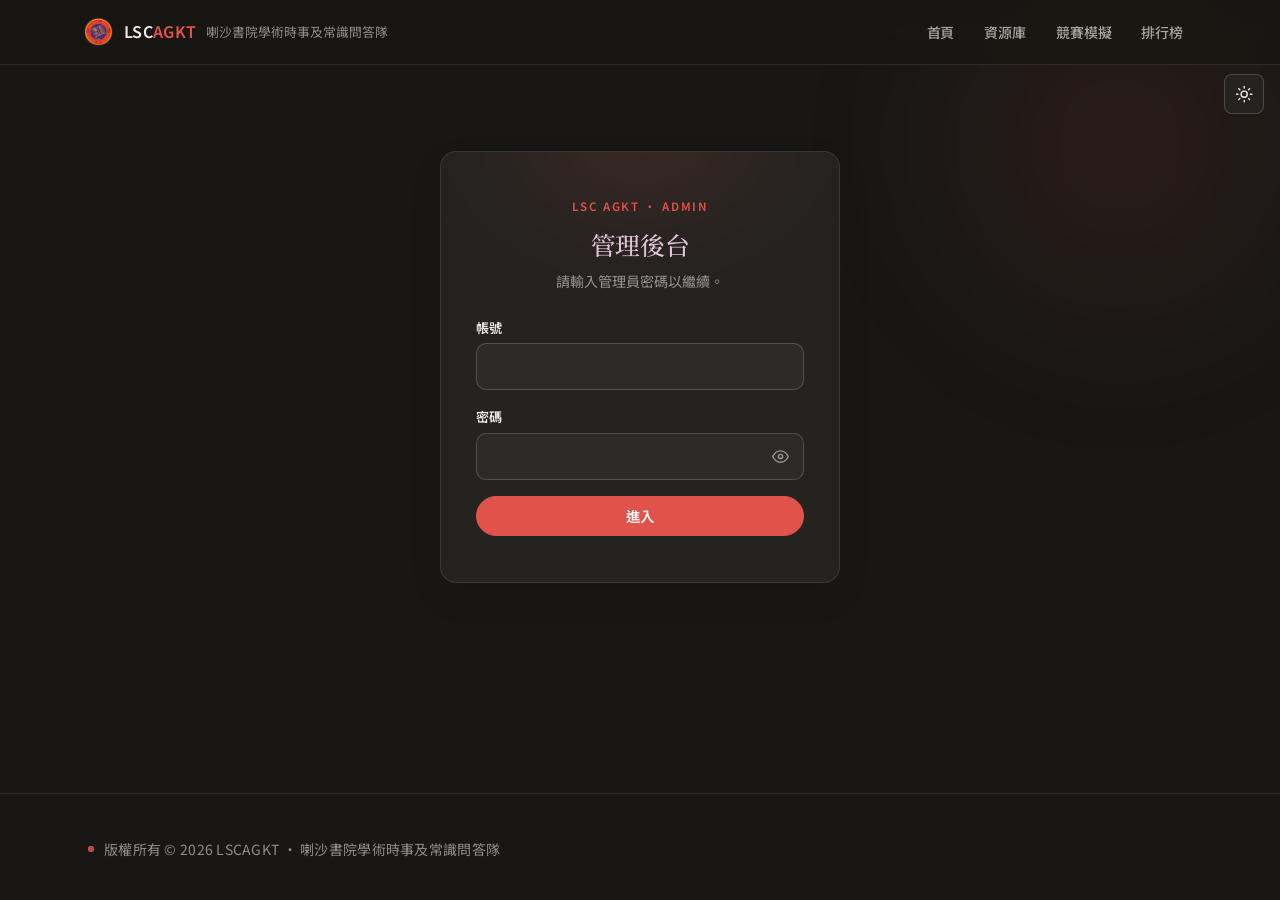
<file: admin/index.html>
<!doctype html>
<html lang="zh-Hant" class="antialiased">
  <head>
    <meta charset="utf-8" />
    <meta name="viewport" content="width=device-width, initial-scale=1" />
    <link rel="stylesheet" href="../styles.css" />
    <style>html{background:#fafafa}html.dark-mode{background:#181715}</style>
    <link rel="preconnect" href="https://fonts.googleapis.com" />
    <link rel="preconnect" href="https://fonts.gstatic.com" crossorigin />
    <link rel="icon" type="image/png" href="../assets/agk-icon.png" />
    <script src="../theme.js"></script>
    <script>document.documentElement.classList.add("js");</script>
    <link rel="stylesheet" href="https://fonts.googleapis.com/css2?family=Noto+Sans+TC:wght@400;500;700&family=Noto+Serif+TC:wght@400;700&display=swap" />
    <title>管理後台 | LSCAGKT</title>
    <meta name="robots" content="noindex" />
    <style>
      .admin-wrap { position: relative; max-width: 1080px; margin: 0 auto; padding: 2.2rem 1rem 4rem; }
      .admin-glow {
        position: absolute; top: -170px; right: -190px; width: 500px; height: 500px;
        border-radius: 50%; filter: blur(64px); pointer-events: none; z-index: 0;
        background: radial-gradient(circle at center, rgb(212 37 34 / 7%), transparent 70%);
      }
      .dark-mode .admin-glow { background: radial-gradient(circle at center, rgb(224 82 74 / 11%), transparent 70%); }
      @media (max-width: 640px) {
        .admin-glow { width: 340px; height: 340px; top: -130px; right: -150px; filter: blur(46px); }
      }
      .admin-head, #panelView, .login-box { position: relative; z-index: 1; }
      .admin-head { display: flex; align-items: center; justify-content: space-between; gap: 1rem; flex-wrap: wrap; }
      .admin-title { font-family: var(--font-serif); font-size: 2rem; font-weight: 500; letter-spacing: -0.015em; color: var(--purple); margin: 0.5rem 0 0; }
      .dark-mode .admin-title { color: #e3c6dc; }
      .admin-sub { color: var(--muted); font-size: 0.88rem; margin: 0.3rem 0 0; }
      .admin-kicker {
        display: inline-flex; align-items: center; gap: 10px;
        font-size: 0.72rem; font-weight: 600; letter-spacing: 0.14em; text-transform: uppercase;
        color: var(--red); margin: 0;
      }
      .admin-kicker::before { content: ""; width: 22px; height: 2px; border-radius: 2px; background: var(--red); }

      /* ---- 登入 ---- */
      .login-box {
        max-width: 400px; margin: 3.2rem auto 0; padding: 2.4rem 2.2rem 2.2rem;
        text-align: center; overflow: hidden;
        background: var(--surface); border: 1px solid var(--hairline); border-radius: var(--radius-xl);
        box-shadow: 0 1px 2px rgb(20 20 19 / 4%), 0 14px 36px rgb(20 20 19 / 7%);
        animation: login-in 560ms cubic-bezier(0.22, 0.61, 0.36, 1) both;
      }
      @keyframes login-in {
        from { opacity: 0; transform: translateY(18px) scale(0.99); }
        to { opacity: 1; transform: none; }
      }
      @media (prefers-reduced-motion: reduce) { .login-box { animation: none; } }
      .login-glow {
        position: absolute; left: 50%; top: -120px; width: 360px; height: 210px;
        transform: translateX(-50%); border-radius: 50%; filter: blur(48px); pointer-events: none;
        background: radial-gradient(closest-side, rgb(212 37 34 / 12%), transparent);
      }
      .dark-mode .login-glow { background: radial-gradient(closest-side, rgb(224 82 74 / 17%), transparent); }
      .login-box .admin-kicker { margin-top: 0.4rem; }
      .login-box .admin-kicker::before { display: none; }
      .login-box h1 { font-family: var(--font-serif); font-size: 1.55rem; font-weight: 500; letter-spacing: -0.015em; color: var(--purple); margin: 0.5rem 0 0.35rem; }
      .dark-mode .login-box h1 { color: #e3c6dc; }
      .login-box .login-sub { color: var(--muted); font-size: 0.88rem; margin: 0 0 1.5rem; }
      .login-box form { position: relative; text-align: left; }
      .field { display: block; margin-bottom: 1rem; }
      .field span { display: block; font-size: 0.82rem; font-weight: 600; color: var(--ink); margin-bottom: 0.35rem; }
      .field input[type="text"], .field input[type="password"], .field textarea, .field select {
        width: 100%; box-sizing: border-box; padding: 0.65rem 0.85rem;
        border: 1px solid var(--hairline-strong, var(--hairline)); border-radius: 10px;
        background: var(--cream, #faf9f5); color: var(--ink); font: inherit; font-size: 0.95rem;
        transition: border-color 140ms ease, box-shadow 140ms ease;
      }
      .dark-mode .field input, .dark-mode .field textarea, .dark-mode .field select { background: rgb(255 255 255 / 4%); }
      .field textarea { resize: vertical; min-height: 84px; }
      .field input:focus, .field textarea:focus, .field select:focus {
        outline: none; border-color: var(--red);
        box-shadow: 0 0 0 3px rgb(212 37 34 / 13%);
      }
      /* 密碼顯示切換 */
      .pw-wrap { position: relative; }
      .pw-wrap input { padding-right: 2.7rem; }
      .pw-toggle {
        position: absolute; right: 6px; top: 50%; transform: translateY(-50%);
        width: 34px; height: 34px; display: inline-flex; align-items: center; justify-content: center;
        background: none; border: 0; border-radius: 8px; color: var(--muted); cursor: pointer;
        touch-action: manipulation; -webkit-tap-highlight-color: transparent;
      }
      .pw-toggle:hover { color: var(--ink); background: var(--hairline-soft); }
      .pw-toggle:focus-visible { outline: 2px solid var(--red); outline-offset: 1px; }
      /* 欄位字數計數 */
      .field-label-row { display: flex; align-items: baseline; justify-content: space-between; gap: 0.5rem; }
      .char-count { font-size: 0.72rem; font-weight: 500; color: var(--muted-soft, var(--muted)); font-variant-numeric: tabular-nums; white-space: nowrap; }
      .char-count.limit { color: #b3261e; }
      .dark-mode .char-count.limit { color: #f28779; }

      .btn {
        display: inline-flex; align-items: center; justify-content: center; gap: 6px;
        min-height: 2.5rem; padding: 0 1.1rem; border-radius: 9999px; border: 1px solid var(--hairline);
        background: var(--surface); color: var(--ink); font: inherit; font-size: 0.9rem; font-weight: 600;
        cursor: pointer; touch-action: manipulation; -webkit-tap-highlight-color: transparent;
        transition: border-color 150ms ease, background 150ms ease, opacity 150ms ease, transform 120ms ease;
      }
      .btn:hover { border-color: var(--purple); }
      .btn:focus-visible { outline: 2px solid var(--red); outline-offset: 2px; }
      .btn:active { transform: scale(0.98); }
      .btn:disabled { opacity: 0.5; cursor: not-allowed; }
      .btn.primary { background: var(--red); border-color: var(--red); color: #fff; }
      .btn.primary:hover { background: var(--lasalle-red-dark); border-color: var(--lasalle-red-dark); }
      .btn.danger { color: #b3261e; border-color: rgb(179 38 30 / 40%); }
      .btn.danger:hover { border-color: #b3261e; background: rgb(179 38 30 / 6%); }
      .btn.sm { min-height: 2.1rem; padding: 0 0.8rem; font-size: 0.82rem; }
      .dark-mode .btn.danger { color: #f28779; }

      /* ---- 分頁（分段式控制） ---- */
      .tabs {
        position: relative; display: flex; gap: 4px; margin: 1.7rem 0 1.4rem; padding: 4px;
        background: var(--surface-tint); border-radius: 12px; overflow-x: auto; scrollbar-width: none;
      }
      .tabs::-webkit-scrollbar { display: none; }
      .tab {
        flex: 1 0 auto; padding: 0.55rem 1.1rem; border: 0; border-radius: 9px; background: none;
        font: inherit; font-size: 0.92rem; font-weight: 600; color: var(--muted); cursor: pointer;
        white-space: nowrap; touch-action: manipulation; -webkit-tap-highlight-color: transparent;
        transition: color 160ms ease, background-color 160ms ease, box-shadow 160ms ease;
      }
      .tab:hover { color: var(--ink); }
      .tab:focus-visible { outline: 2px solid var(--red); outline-offset: 2px; }
      .tab[aria-selected="true"] {
        color: var(--red); background: var(--surface);
        box-shadow: 0 1px 2px rgb(20 20 19 / 10%), 0 2px 8px rgb(20 20 19 / 8%);
      }
      .dark-mode .tabs { background: rgb(255 255 255 / 5%); }
      .dark-mode .tab:hover { color: #faf9f5; }
      .dark-mode .tab[aria-selected="true"] {
        color: #f2a49f; background: var(--surface-dark-elevated);
        box-shadow: 0 1px 2px rgb(0 0 0 / 35%), 0 2px 10px rgb(0 0 0 / 30%);
      }

      /* ---- 分頁面板切換 ---- */
      [role="tabpanel"]:not(.hidden) { animation: panel-in 260ms cubic-bezier(0.22, 0.61, 0.36, 1); }
      @keyframes panel-in { from { opacity: 0; transform: translateY(10px); } }
      @media (prefers-reduced-motion: reduce) { [role="tabpanel"]:not(.hidden) { animation: none; } }

      /* ---- 上傳卡 ---- */
      .card { background: var(--surface); border: 1px solid var(--hairline); border-radius: var(--radius); padding: 1.4rem; }
      .card + .card, .card + .list, .list + .card { margin-top: 1.2rem; }
      .card h2 { display: flex; align-items: center; gap: 10px; font-family: var(--font-serif); font-size: 1.18rem; font-weight: 500; color: var(--purple); margin: 0 0 1rem; }
      .card h2::before { content: ""; width: 4px; height: 1.05em; border-radius: 2px; background: var(--red); flex-shrink: 0; }
      .dark-mode .card h2 { color: #e3c6dc; }
      .form-grid { display: grid; grid-template-columns: 1fr 1fr; gap: 0 1.2rem; }
      .form-grid .span2 { grid-column: 1 / -1; }
      @media (max-width: 640px) { .form-grid { grid-template-columns: 1fr; } }
      .file-drop {
        display: flex; flex-direction: column; align-items: center; gap: 0.3rem;
        padding: 2.1rem 1rem; text-align: center;
        border: 1.5px dashed var(--hairline-strong, var(--hairline)); border-radius: var(--radius); cursor: pointer;
        color: var(--muted); font-size: 0.92rem;
        transition: border-color 150ms ease, background 150ms ease;
      }
      .file-drop:hover { border-color: var(--purple); background: rgb(107 58 99 / 4%); }
      .dark-mode .file-drop:hover { background: rgb(107 58 99 / 12%); }
      .file-drop.dragover {
        border-color: var(--red); background: var(--rose-soft, #fdeceb); color: var(--ink);
      }
      .dark-mode .file-drop.dragover { background: rgb(224 82 74 / 10%); }
      .file-drop.has-file { border-style: solid; color: var(--ink); }
      .file-drop .file-icon {
        padding: 11px; box-sizing: content-box; border-radius: 999px;
        background: var(--plum-soft); color: var(--purple); opacity: 1; margin-bottom: 0.4rem;
      }
      .dark-mode .file-drop .file-icon { background: rgb(107 58 99 / 28%); color: #e3c6dc; }
      .file-drop .file-sub { font-size: 0.76rem; color: var(--muted-soft, var(--muted)); }
      .file-chip {
        display: flex; align-items: center; gap: 0.7rem; margin-top: 0.6rem;
        padding: 0.55rem 0.55rem 0.55rem 0.85rem;
        border: 1px solid var(--hairline); border-radius: 10px; background: var(--surface);
      }
      .file-chip.hidden { display: none; }
      .file-chip-info { flex: 1; min-width: 0; display: flex; flex-direction: column; gap: 0.05rem; }
      .file-chip-info .fc-name { font-weight: 600; font-size: 0.88rem; overflow: hidden; text-overflow: ellipsis; white-space: nowrap; }
      .file-chip-info .fc-size { font-size: 0.76rem; color: var(--muted); font-variant-numeric: tabular-nums; }
      .file-chip-x {
        width: 32px; height: 32px; flex-shrink: 0; display: inline-flex; align-items: center; justify-content: center;
        background: none; border: 0; border-radius: 8px; color: var(--muted); cursor: pointer;
        touch-action: manipulation; -webkit-tap-highlight-color: transparent;
      }
      .file-chip-x:hover { color: #b3261e; background: rgb(179 38 30 / 8%); }
      .dark-mode .file-chip-x:hover { color: #f28779; }
      .check-row { display: flex; align-items: center; gap: 0.5rem; font-size: 0.9rem; color: var(--ink); }
      .check-row input { width: 16px; height: 16px; }
      .progress { height: 6px; border-radius: 9999px; background: var(--hairline); overflow: hidden; margin-top: 0.8rem; display: none; }
      .progress.show { display: block; }
      .progress i { display: block; height: 100%; width: 0; background: linear-gradient(90deg, var(--purple), var(--red)); transition: width 200ms ease; }
      .form-msg { font-size: 0.85rem; margin: 0.7rem 0 0; }
      .form-msg.err { color: #b3261e; }
      .dark-mode .form-msg.err { color: #f28779; }
      .form-msg.ok { color: #1b7f3b; }
      .dark-mode .form-msg.ok { color: #7bd39a; }

      /* ---- 清單 ---- */
      .list { display: flex; flex-direction: column; gap: 0.8rem; }
      .item {
        background: var(--surface); border: 1px solid var(--hairline); border-radius: var(--radius);
        padding: 1rem 1.2rem;
        transition: border-color 160ms ease, box-shadow 160ms ease;
      }
      .item:hover { border-color: var(--hairline-strong); box-shadow: 0 4px 18px rgb(20 20 19 / 6%); }
      .dark-mode .item:hover { box-shadow: 0 4px 18px rgb(0 0 0 / 30%); }
      .item-top { display: flex; align-items: flex-start; justify-content: space-between; gap: 0.8rem; }
      .item-title { font-family: "Noto Serif TC", serif; font-weight: 500; font-size: 1.02rem; color: var(--purple); margin: 0; line-height: 1.45; }
      .dark-mode .item-title { color: #e3c6dc; }
      .item-desc { color: var(--muted); font-size: 0.88rem; line-height: 1.65; margin: 0.35rem 0 0; }
      .item-meta { display: flex; flex-wrap: wrap; gap: 0.6rem 0.9rem; margin-top: 0.6rem; font-size: 0.78rem; color: var(--muted); font-variant-numeric: tabular-nums; }
      .badge {
        display: inline-flex; padding: 3px 10px; border-radius: 9999px;
        background: var(--rose-soft); color: var(--lasalle-red-dark); font-size: 0.72rem; font-weight: 700; letter-spacing: 0.08em;
      }
      .dark-mode .badge { background: rgb(224 82 74 / 14%); color: #f28779; }
      .badge.extra { background: #efe4c8; color: #7a5c14; }
      .dark-mode .badge.extra { background: rgb(226 187 98 / 16%); color: #e2bb62; }
      .item-actions { display: flex; gap: 0.5rem; flex-shrink: 0; }
      .empty { text-align: center; color: var(--muted); font-size: 0.9rem; padding: 2.5rem 1rem; }

      /* ---- 排行榜 ---- */
      .board-tools { display: flex; flex-wrap: wrap; gap: 0.7rem; align-items: center; margin-bottom: 1rem; }
      .board-tools select, .board-tools input {
        padding: 0.55rem 0.8rem; border: 1px solid var(--hairline); border-radius: 8px;
        background: var(--surface); color: var(--ink); font: inherit; font-size: 0.9rem;
      }
      .dark-mode .board-tools select, .dark-mode .board-tools input { background: rgb(255 255 255 / 4%); }
      .board-tools .spacer { flex: 1; }
      .board-scroll { overflow-x: auto; border: 1px solid var(--hairline); border-radius: var(--radius); background: var(--surface); }
      table.board { width: 100%; border-collapse: collapse; font-size: 0.88rem; min-width: 640px; }
      .board th {
        position: sticky; top: 0; z-index: 2; background: var(--surface);
        text-align: left; padding: 0.7rem 0.9rem; font-size: 0.74rem; letter-spacing: 0.08em; text-transform: uppercase;
        color: var(--muted); box-shadow: 0 1px 0 var(--hairline); white-space: nowrap; font-weight: 600;
      }
      .board td { padding: 0.65rem 0.9rem; border-bottom: 1px solid var(--hairline); vertical-align: middle; }
      .board tr:last-child td { border-bottom: 0; }
      .board tbody tr { transition: background-color 120ms ease; }
      .board tbody tr:hover { background: rgb(20 20 19 / 2.5%); }
      .dark-mode .board tbody tr:hover { background: rgb(255 255 255 / 4%); }
      .board td.num, .board th.num { text-align: right; font-variant-numeric: tabular-nums; }
      .board .name { font-weight: 600; }
      .board .star { color: var(--school-gold, #c9a227); }
      .board input[type="checkbox"] { width: 15px; height: 15px; }
      .dark-mode .board-scroll { background: var(--surface); }
      .board-mode { display: inline-flex; padding: 2px 9px; border-radius: 9999px; border: 1px solid var(--hairline); font-size: 0.72rem; color: var(--muted); }

      /* ---- 遊戲記錄 ---- */
      .stat-grid { display: grid; grid-template-columns: repeat(auto-fit, minmax(130px, 1fr)); gap: 0.7rem; }
      .stat-tile {
        position: relative; overflow: hidden;
        background: var(--surface); border: 1px solid var(--hairline); border-radius: var(--radius);
        padding: 1.05rem 1.1rem 0.95rem;
        transition: transform 160ms ease, border-color 160ms ease, box-shadow 160ms ease;
      }
      .stat-tile::before {
        content: ""; position: absolute; top: 0; left: 1.1rem; width: 26px; height: 3px;
        border-radius: 0 0 3px 3px; background: var(--school-gold);
      }
      .stat-tile:hover { transform: translateY(-2px); border-color: var(--hairline-strong); box-shadow: 0 8px 22px rgb(20 20 19 / 8%); }
      .dark-mode .stat-tile:hover { box-shadow: 0 8px 22px rgb(0 0 0 / 35%); }
      .stat-num { font-family: var(--font-serif); font-size: 1.75rem; font-weight: 500; letter-spacing: -0.01em; color: var(--purple); line-height: 1.2; font-variant-numeric: tabular-nums; }
      .dark-mode .stat-num { color: #e3c6dc; }
      .stat-label { font-size: 0.76rem; color: var(--muted); margin-top: 0.15rem; letter-spacing: 0.02em; }
      .insight-grid { display: grid; grid-template-columns: 1fr 1fr; gap: 1rem; }
      @media (max-width: 640px) { .insight-grid { grid-template-columns: 1fr; } }
      .insight-title { font-size: 0.85rem; font-weight: 700; color: var(--ink); margin: 0 0 0.4rem; }
      .insight-list { list-style: none; padding: 0; margin: 0; font-size: 0.85rem; color: var(--muted); }
      .insight-list li { padding: 0.4rem 0; border-bottom: 1px solid var(--hairline); display: flex; justify-content: space-between; align-items: baseline; gap: 0.8rem; }
      .insight-list li:last-child { border-bottom: 0; }
      .insight-list .acc { font-weight: 600; color: var(--ink); white-space: nowrap; font-variant-numeric: tabular-nums; }
      .badge.live { background: rgb(27 127 59 / 12%); color: #1b7f3b; }
      .dark-mode .badge.live { background: rgb(123 211 154 / 14%); color: #7bd39a; }
      .game-report { margin-top: 0.9rem; border-top: 1px dashed var(--hairline); padding-top: 0.9rem; }
      .gr-sec-title { font-size: 0.85rem; font-weight: 700; color: var(--ink); margin: 0.4rem 0 0.5rem; }
      .gr-players { overflow-x: auto; border: 1px solid var(--hairline); border-radius: 10px; }
      table.gr-table { width: 100%; border-collapse: collapse; font-size: 0.84rem; min-width: 420px; }
      .gr-table th { text-align: left; padding: 0.5rem 0.8rem; font-size: 0.72rem; letter-spacing: 0.05em; color: var(--muted); border-bottom: 1px solid var(--hairline); white-space: nowrap; font-weight: 600; }
      .gr-table td { padding: 0.45rem 0.8rem; border-bottom: 1px solid var(--hairline); }
      .gr-table tr:last-child td { border-bottom: 0; }
      .gr-table td.num, .gr-table th.num { text-align: right; font-variant-numeric: tabular-nums; }
      .gr-table .name { font-weight: 600; }
      .gr-q { border: 1px solid var(--hairline); border-radius: 10px; padding: 0.7rem 0.95rem; margin-top: 0.6rem; }
      .gr-head { display: flex; justify-content: space-between; gap: 0.6rem; font-size: 0.75rem; color: var(--muted); flex-wrap: wrap; }
      .gr-qt { font-weight: 600; font-size: 0.9rem; margin: 0.3rem 0; line-height: 1.5; }
      .gr-ans { color: #1b7f3b; font-size: 0.82rem; margin: 0.15rem 0; }
      .dark-mode .gr-ans { color: #7bd39a; }
      .gr-wrong { color: #b3261e; font-size: 0.8rem; margin: 0.15rem 0; line-height: 1.5; }
      .dark-mode .gr-wrong { color: #f28779; }
      .gr-timeout { color: var(--muted); font-size: 0.8rem; margin: 0.15rem 0; line-height: 1.5; }
      .gr-load { text-align: center; color: var(--muted); font-size: 0.85rem; padding: 1rem 0; }

      /* ---- 題庫 ---- */
      .bank-list { max-height: 480px; overflow-y: auto; border: 1px solid var(--hairline); border-radius: var(--radius); background: var(--surface); }
      .bank-item { padding: 0.7rem 1rem; border-bottom: 1px solid var(--hairline); }
      .bank-item:last-child { border-bottom: 0; }
      .bank-item .bq { font-weight: 600; font-size: 0.9rem; line-height: 1.55; }
      .bank-item .bopts { margin: 0.3rem 0 0; padding: 0; list-style: none; font-size: 0.84rem; color: var(--muted); display: flex; flex-wrap: wrap; gap: 0.3rem 0.5rem; }
      .bank-item .bopts li { padding: 0.12rem 0.6rem; border-radius: 9999px; border: 1px solid var(--hairline); background: var(--cream, #faf9f5); }
      .dark-mode .bank-item .bopts li { background: rgb(255 255 255 / 5%); }
      .bank-item .bopts li.ans { border-color: var(--school-gold, #c9a227); color: var(--ink); font-weight: 600; background: rgb(198 154 58 / 12%); }
      .bank-item .bnum { color: var(--muted); font-size: 0.75rem; font-variant-numeric: tabular-nums; margin-right: 0.4rem; }
      .bank-textarea {
        width: 100%; box-sizing: border-box; min-height: 150px; resize: vertical;
        padding: 0.7rem 0.85rem; border: 1px solid var(--hairline-strong, var(--hairline)); border-radius: 8px;
        background: var(--cream, #faf9f5); color: var(--ink); font: 0.85rem/1.55 ui-monospace, "SF Mono", Menlo, monospace;
      }
      .dark-mode .bank-textarea { background: rgb(255 255 255 / 4%); }
      .bank-textarea:focus { outline: 2px solid var(--school-gold, #c9a227); outline-offset: 1px; }
      .rv-update { color: #1b7f3b; font-weight: 700; }
      .dark-mode .rv-update { color: #7bd39a; }
      .rv-add { color: var(--purple); font-weight: 700; }
      .dark-mode .rv-add { color: #e3c6dc; }
      .rv-skip { color: #b3261e; font-weight: 700; }
      .dark-mode .rv-skip { color: #f28779; }
      .rv-note { color: var(--muted); font-size: 0.82rem; }
      .bank-actions { display: flex; gap: 0.4rem; margin-top: 0.5rem; }
      .bank-edit { margin-top: 0.7rem; padding-top: 0.7rem; border-top: 1px dashed var(--hairline); }
      .bank-edit .be-q { margin-bottom: 0.6rem; }
      .bank-edit textarea.be-qin {
        width: 100%; box-sizing: border-box; min-height: 60px; resize: vertical;
        padding: 0.55rem 0.75rem; border: 1px solid var(--hairline-strong, var(--hairline)); border-radius: 8px;
        background: var(--cream, #faf9f5); color: var(--ink); font: 0.9rem/1.55 inherit;
      }
      .dark-mode .bank-edit textarea.be-qin { background: rgb(255 255 255 / 4%); }
      .bank-opt-row { display: flex; align-items: center; gap: 0.45rem; margin-bottom: 0.4rem; }
      .bank-opt-row input[type="text"] {
        flex: 1; min-width: 0; padding: 0.45rem 0.7rem;
        border: 1px solid var(--hairline-strong, var(--hairline)); border-radius: 8px;
        background: var(--cream, #faf9f5); color: var(--ink); font: inherit; font-size: 0.88rem;
      }
      .dark-mode .bank-opt-row input[type="text"] { background: rgb(255 255 255 / 4%); }
      .bank-opt-row input[type="radio"] { width: 16px; height: 16px; accent-color: var(--school-gold, #c9a227); flex-shrink: 0; }
      .bank-opt-row .opt-x {
        width: 28px; height: 28px; flex-shrink: 0; display: inline-flex; align-items: center; justify-content: center;
        background: none; border: 0; border-radius: 6px; color: var(--muted); cursor: pointer;
        touch-action: manipulation; -webkit-tap-highlight-color: transparent;
      }
      .bank-opt-row .opt-x:hover { color: #b3261e; background: rgb(179 38 30 / 8%); }
      .dark-mode .bank-opt-row .opt-x:hover { color: #f28779; }
      .be-hint { font-size: 0.76rem; color: var(--muted); margin: 0.2rem 0 0.5rem; }
      .be-deleted { opacity: 0.55; }

      .hidden { display: none !important; }

      @media (max-width: 640px) {
        .admin-wrap { padding: 1rem 0.85rem 3rem; }
        .card { padding: 1.1rem 1rem; }
        .item-top { flex-direction: column; }
        .item-actions { width: 100%; }
        .item-actions .btn { flex: 1; }
      }
    </style>
  </head>
  <body>
    <div class="flex min-h-screen flex-col bg-cream text-ink">
      <header class="site-header"><div class="site-header-inner"><a class="brand" href="/"><img class="brand-icon" src="/assets/agk-icon.png" width="30" height="30" alt="LSCAGKT 校徽標誌" /><span class="brand-name">LSC<span class="accent">AGKT</span></span><span class="brand-zh">喇沙書院學術時事及常識問答隊</span></a><nav class="site-nav" id="siteNav"><a href="/">首頁</a><a href="/training">資源庫</a><a href="/competition/">競賽模擬</a><a href="/leaderboard/">排行榜</a></nav><button type="button" class="nav-toggle" aria-expanded="false" aria-label="開啟選單"><svg xmlns="http://www.w3.org/2000/svg" width="22" height="22" viewBox="0 0 24 24" fill="none" stroke="currentColor" stroke-width="2" stroke-linecap="round" stroke-linejoin="round" aria-hidden="true"><path d="M4 12h16"></path><path d="M4 18h16"></path><path d="M4 6h16"></path></svg></button></div></header>

      <main class="flex-1">
        <div class="admin-wrap">
          <div class="admin-glow" aria-hidden="true"></div>
          <!-- 登入 -->
          <div class="login-box" id="loginView">
            <div class="login-glow" aria-hidden="true"></div>
            <p class="admin-kicker"><span>LSC AGKT · ADMIN</span></p>
            <h1>管理後台</h1>
            <p class="login-sub">請輸入管理員密碼以繼續。</p>
            <form id="loginForm">
              <label class="field"><span>帳號</span><input type="text" id="loginUser" autocomplete="username" required /></label>
              <label class="field"><span>密碼</span>
                <div class="pw-wrap">
                  <input type="password" id="loginPass" autocomplete="current-password" required />
                  <button type="button" class="pw-toggle" data-for="loginPass" aria-label="顯示密碼">
                    <svg class="eye-open" width="17" height="17" viewBox="0 0 24 24" fill="none" stroke="currentColor" stroke-width="2" stroke-linecap="round" stroke-linejoin="round" aria-hidden="true"><path d="M1 12s4-8 11-8 11 8 11 8-4 8-11 8-11-8-11-8z"></path><circle cx="12" cy="12" r="3"></circle></svg>
                    <svg class="eye-closed hidden" width="17" height="17" viewBox="0 0 24 24" fill="none" stroke="currentColor" stroke-width="2" stroke-linecap="round" stroke-linejoin="round" aria-hidden="true"><path d="M17.94 17.94A10.07 10.07 0 0 1 12 20c-7 0-11-8-11-8a18.45 18.45 0 0 1 5.06-5.94M9.9 4.24A9.12 9.12 0 0 1 12 4c7 0 11 8 11 8a18.5 18.5 0 0 1-2.16 3.19m-6.72-1.07a3 3 0 1 1-4.24-4.24"></path><line x1="1" y1="1" x2="23" y2="23"></line></svg>
                  </button>
                </div>
              </label>
              <button type="submit" class="btn primary" id="loginBtn" style="width: 100%;">進入</button>
              <p class="form-msg err" id="loginMsg" role="alert"></p>
            </form>
          </div>

          <!-- 面板 -->
          <div id="panelView" class="hidden">
            <div class="admin-head">
              <div>
                <p class="admin-kicker"><span>LSC AGKT · 管理主控台</span></p>
                <h1 class="admin-title">管理後台</h1>
                <p class="admin-sub">管理資源庫 PDF、排行榜記錄、問答遊戲與線上題庫。</p>
              </div>
              <button type="button" class="btn sm" id="logoutBtn">登出</button>
            </div>

            <div class="tabs" role="tablist" aria-label="管理後台分頁">
              <button class="tab" role="tab" id="tabBtn-pdfs" aria-controls="tab-pdfs" aria-selected="true" data-tab="pdfs" tabindex="0">資源管理</button>
              <button class="tab" role="tab" id="tabBtn-board" aria-controls="tab-board" aria-selected="false" data-tab="board" tabindex="-1">排行榜記錄</button>
              <button class="tab" role="tab" id="tabBtn-games" aria-controls="tab-games" aria-selected="false" data-tab="games" tabindex="-1">遊戲記錄</button>
              <button class="tab" role="tab" id="tabBtn-bank" aria-controls="tab-bank" aria-selected="false" data-tab="bank" tabindex="-1">題庫</button>
            </div>

            <!-- ======== 資源管理 ======== -->
            <section id="tab-pdfs" role="tabpanel" aria-labelledby="tabBtn-pdfs">
              <div class="card reveal">
                <h2>上傳 PDF</h2>
                <div class="form-grid">
                  <label class="field span2" id="fileField">
                    <span>PDF 檔案（最大 50MB）</span>
                    <div class="file-drop" id="fileDrop" tabindex="0" role="button" aria-label="點擊選擇或拖放 PDF 檔案">
                      <svg class="file-icon" width="22" height="22" viewBox="0 0 24 24" fill="none" stroke="currentColor" stroke-width="2" stroke-linecap="round" stroke-linejoin="round" aria-hidden="true"><path d="M21 15v4a2 2 0 0 1-2 2H5a2 2 0 0 1-2-2v-4"></path><polyline points="17 8 12 3 7 8"></polyline><line x1="12" y1="3" x2="12" y2="15"></line></svg>
                      <span id="fileLabel">點擊選擇或拖放檔案</span>
                      <span class="file-sub">PDF · 最大 50MB</span>
                    </div>
                    <input type="file" id="pdfFile" accept="application/pdf,.pdf" class="hidden" />
                    <div class="file-chip hidden" id="fileChip">
                      <svg width="18" height="18" viewBox="0 0 24 24" fill="none" stroke="currentColor" stroke-width="2" stroke-linecap="round" stroke-linejoin="round" aria-hidden="true" style="color: var(--red); flex-shrink: 0;"><path d="M14 2H6a2 2 0 0 0-2 2v16a2 2 0 0 0 2 2h12a2 2 0 0 0 2-2V8z"></path><polyline points="14 2 14 8 20 8"></polyline></svg>
                      <div class="file-chip-info">
                        <span class="fc-name" id="chipName"></span>
                        <span class="fc-size" id="chipSize"></span>
                      </div>
                      <button type="button" class="file-chip-x" id="chipRemove" aria-label="移除已選檔案">
                        <svg width="15" height="15" viewBox="0 0 24 24" fill="none" stroke="currentColor" stroke-width="2.2" stroke-linecap="round" stroke-linejoin="round" aria-hidden="true"><line x1="18" y1="6" x2="6" y2="18"></line><line x1="6" y1="6" x2="18" y2="18"></line></svg>
                      </button>
                    </div>
                  </label>
                  <label class="field"><span class="field-label-row"><span>標題</span><span class="char-count" id="titleCount">0 / 120</span></span><input type="text" id="pdfTitle" maxlength="120" placeholder="例如：全民國情參考資料 v25" /></label>
                  <label class="field"><span>分類標籤</span><input type="text" id="pdfTag" maxlength="30" list="tagList" placeholder="競賽資料" />
                    <datalist id="tagList"><option value="競賽資料"></option><option value="化學"></option><option value="物理"></option><option value="數學"></option><option value="中文"></option><option value="英文"></option><option value="其他"></option></datalist>
                  </label>
                  <label class="field"><span>頁數</span><input type="text" id="pdfPages" maxlength="30" placeholder="例如：28 頁（可自動生成）" /></label>
                  <label class="field span2"><span class="field-label-row"><span>描述（會顯示在資源庫卡片）</span><span class="char-count" id="descCount">0 / 500</span></span><textarea id="pdfDesc" maxlength="500" placeholder="簡介內容、題數、頁數等"></textarea></label>
                  <label class="field span2 check-row"><input type="checkbox" id="pdfExtra" /> 歸入「延伸資料」（非隊伍資源）</label>
                </div>
                <div class="progress" id="upProg"><i id="upBar"></i></div>
                <p class="form-msg" id="upMsg" role="status"></p>
                <div style="display: flex; gap: 0.6rem; flex-wrap: wrap;">
                  <button type="button" class="btn" id="genBtn" title="分析 PDF 自動填入標題、描述與頁數">自動填入資料</button>
                  <button type="button" class="btn primary" id="uploadBtn">上傳</button>
                </div>
              </div>

              <h2 class="admin-title reveal" style="font-size: 1.15rem; margin: 1.8rem 0 0.8rem; --reveal-delay: 60ms;">已上傳的 PDF（雲端）</h2>
              <p class="admin-sub reveal" style="margin-bottom: 0.9rem; --reveal-delay: 80ms;">這些檔案會自動顯示在資源庫頁面。靜態資源（隨網站部署的 PDF）不在此列。</p>
              <div class="list reveal" id="pdfList" style="--reveal-delay: 100ms;"><div class="empty">載入中…</div></div>
            </section>

            <!-- ======== 排行榜 ======== -->
            <section id="tab-board" role="tabpanel" aria-labelledby="tabBtn-board" class="hidden">
              <div class="board-tools reveal">
                <select id="boardMode" aria-label="模式篩選">
                  <option value="all">全部模式</option>
                  <option value="sprint">限時模式</option>
                  <option value="infinite">無限模式</option>
                </select>
                <input type="text" id="boardSearch" placeholder="搜尋名字…" aria-label="搜尋名字" />
                <span class="spacer"></span>
                <button type="button" class="btn danger" id="boardDelete" disabled>刪除所選</button>
                <button type="button" class="btn sm" id="boardRefresh">重新載入</button>
              </div>
              <div class="board-scroll reveal" style="--reveal-delay: 60ms;">
                <table class="board">
                  <thead>
                    <tr>
                      <th><input type="checkbox" id="boardAll" aria-label="全選" /></th>
                      <th>日期</th>
                      <th>名字</th>
                      <th>模式</th>
                      <th class="num">成績</th>
                      <th class="num">準確率</th>
                      <th class="num">用時</th>
                      <th></th>
                    </tr>
                  </thead>
                  <tbody id="boardBody"><tr><td colspan="8" class="empty">載入中…</td></tr></tbody>
                </table>
              </div>
              <p class="admin-sub" id="boardCount" style="margin-top: 0.8rem;"></p>
            </section>

            <!-- ======== 遊戲記錄 ======== -->
            <section id="tab-games" role="tabpanel" aria-labelledby="tabBtn-games" class="hidden">
              <div class="board-tools">
                <a class="btn sm" href="/host">開啟主持台 →</a>
                <span class="spacer"></span>
                <button type="button" class="btn sm" id="gamesRefresh">重新載入</button>
              </div>

              <div class="stat-grid reveal" id="gamesStats" style="--reveal-delay: 60ms;"><div class="empty" style="grid-column: 1 / -1;">載入中…</div></div>

              <div class="card reveal" id="insightCard" style="display: none; margin-top: 1.2rem; --reveal-delay: 100ms;">
                <h2>題目難度洞察</h2>
                <div class="insight-grid">
                  <div>
                    <h3 class="insight-title">最難題目（答對率最低）</h3>
                    <ul class="insight-list" id="hardestList"></ul>
                  </div>
                  <div>
                    <h3 class="insight-title">最易題目（答對率最高）</h3>
                    <ul class="insight-list" id="easiestList"></ul>
                  </div>
                </div>
              </div>

              <h2 class="admin-title reveal" style="font-size: 1.15rem; margin: 1.8rem 0 0.8rem; --reveal-delay: 140ms;">過往遊戲</h2>
              <div class="list reveal" id="gamesList" style="--reveal-delay: 180ms;"><div class="empty">載入中…</div></div>
            </section>

            <!-- ======== 題庫 ======== -->
            <section id="tab-bank" role="tabpanel" aria-labelledby="tabBtn-bank" class="hidden">
              <div class="board-tools reveal">
                <button type="button" class="btn sm" id="bankLoad">載入題庫</button>
                <input type="text" id="bankSearch" placeholder="搜尋題目／選項…" aria-label="搜尋題目" style="flex: 1; min-width: 160px;" />
                <span class="spacer"></span>
                <button type="button" class="btn sm" id="bankExport">匯出 JSON</button>
              </div>
              <p class="admin-sub" id="bankStats" style="margin: 0.7rem 0 0.8rem;"></p>
              <div class="board-tools" id="bankChangeBar" style="display: none;">
                <span class="admin-sub" id="bankChangeText"></span>
                <span class="spacer"></span>
                <button type="button" class="btn primary sm" id="bankGen">產出更新後的檔案</button>
              </div>
              <div class="bank-list reveal" id="bankList" style="--reveal-delay: 60ms;"><div class="empty">尚未載入題庫。</div></div>

              <div class="card reveal" style="margin-top: 1.4rem; --reveal-delay: 100ms;">
                <h2>匯入選項（Quiz Helper 選項庫 JSON）</h2>
                <p class="admin-sub" style="margin: -0.4rem 0 0.8rem;">貼上擴充功能「選項庫 → 複製」的 JSON。已存在的題目會以新選項覆寫（答案文字會在新選項中重新定位，找不到則保留原位並標示）；新題目僅在能確認答案時新增。</p>
                <textarea id="bankImportText" class="bank-textarea" placeholder='{
  "題目文字": {
    "options": ["選項一", "選項二", "選項三", "選項四"],
    "answer": "選項二"
  }
}'></textarea>
                <div style="display: flex; gap: 0.6rem; flex-wrap: wrap; margin-top: 0.8rem;">
                  <button type="button" class="btn primary" id="bankAnalyze">分析</button>
                  <button type="button" class="btn" id="bankClearImport">清空</button>
                </div>
                <p class="form-msg" id="bankImportMsg" role="status"></p>
                <div id="bankReview" style="display: none;">
                  <div class="board-tools" style="margin-top: 1rem;">
                    <span class="admin-sub" id="bankReviewSummary"></span>
                    <span class="spacer"></span>
                    <button type="button" class="btn primary" id="bankApply">套用並產出題庫檔</button>
                  </div>
                  <div class="board-scroll" style="max-height: 320px; overflow-y: auto;">
                    <table class="board">
                      <thead><tr><th>動作</th><th>題目</th><th>處理</th></tr></thead>
                      <tbody id="bankReviewBody"></tbody>
                    </table>
                  </div>
                </div>
                <div id="bankOutput" style="display: none; margin-top: 1rem;">
                  <p class="form-msg ok" id="bankOutputMsg"></p>
                  <div style="display: flex; gap: 0.6rem; flex-wrap: wrap; margin-top: 0.6rem;">
                    <button type="button" class="btn primary" id="bankCopyOut">複製更新後的檔案</button>
                    <button type="button" class="btn" id="bankDownloadOut">下載 guoqing.js</button>
                  </div>
                  <p class="admin-sub" style="margin-top: 0.6rem;">下載／複製後，用它取代 competition/guoqing.js，確認無誤後 commit 並 push 即可上線。</p>
                </div>
              </div>
            </section>
          </div>
        </div>
      </main>

      <footer class="bg-purple-deep"><div class="mx-auto max-w-6xl px-4 py-10 sm:px-6"><p class="text-sm text-muted" style="margin: 0;">版權所有 © 2026 LSCAGKT · 喇沙書院學術時事及常識問答隊</p></div></footer>
    </div>

    <script>
      (function () {
        "use strict";

        var $ = function (id) { return document.getElementById(id); };
        var PASS_KEY = "agkAdminPass";
        var USER_KEY = "agkAdminUser";

        function getPass() { try { return sessionStorage.getItem(PASS_KEY) || ""; } catch (e) { return ""; } }
        function setPass(p) { try { p ? sessionStorage.setItem(PASS_KEY, p) : sessionStorage.removeItem(PASS_KEY); } catch (e) {} }
        function getUser() { try { return sessionStorage.getItem(USER_KEY) || ""; } catch (e) { return ""; } }
        function setUser(u) { try { u ? sessionStorage.setItem(USER_KEY, u) : sessionStorage.removeItem(USER_KEY); } catch (e) {} }

        function esc(s) {
          return String(s == null ? "" : s)
            .replace(/&/g, "&amp;").replace(/</g, "&lt;").replace(/>/g, "&gt;").replace(/"/g, "&quot;");
        }

        function api(path, method, body) {
          return fetch("/api/admin?op=" + path, {
            method: method || "GET",
            headers: { "Content-Type": "application/json", "x-admin-user": getUser(), "x-admin-pass": getPass() },
            body: body ? JSON.stringify(body) : undefined
          }).then(function (res) {
            return res.json().catch(function () { return {}; }).then(function (data) {
              if (res.status === 401) { logout(); throw new Error("密碼不正確或已登出。"); }
              if (!res.ok) throw new Error(data.error || "請求失敗（" + res.status + "）");
              return data;
            });
          });
        }

        /* ===================== 登入 ===================== */
        Array.prototype.forEach.call(document.querySelectorAll(".pw-toggle"), function (btn) {
          btn.addEventListener("click", function () {
            var input = document.getElementById(btn.dataset.for);
            var reveal = input.type === "password";
            input.type = reveal ? "text" : "password";
            btn.querySelector(".eye-open").classList.toggle("hidden", reveal);
            btn.querySelector(".eye-closed").classList.toggle("hidden", !reveal);
            btn.setAttribute("aria-label", reveal ? "隱藏密碼" : "顯示密碼");
            input.focus({ preventScroll: true });
          });
        });

        function showPanel() {
          $("loginView").classList.add("hidden");
          $("panelView").classList.remove("hidden");
          loadPdfs();
        }
        function logout() {
          setPass("");
          setUser("");
          $("panelView").classList.add("hidden");
          $("loginView").classList.remove("hidden");
          $("loginPass").value = "";
        }

        $("loginForm").addEventListener("submit", function (e) {
          e.preventDefault();
          var user = $("loginUser").value.trim();
          var pass = $("loginPass").value;
          $("loginBtn").disabled = true;
          $("loginMsg").textContent = "";
          fetch("/api/admin?op=verify", {
            method: "POST",
            headers: { "Content-Type": "application/json", "x-admin-user": user, "x-admin-pass": pass }
          }).then(function (res) { return res.json().then(function (d) { return { ok: res.ok, d: d }; }); })
            .then(function (r) {
              if (!r.ok) throw new Error(r.d.error || "登入失敗。");
              setUser(user);
              setPass(pass);
              showPanel();
            })
            .catch(function (err) { $("loginMsg").textContent = err.message || "登入失敗。"; })
            .finally(function () { $("loginBtn").disabled = false; });
        });
        $("logoutBtn").addEventListener("click", logout);

        /* ===================== 分頁 ===================== */
        var tabs = Array.prototype.slice.call(document.querySelectorAll(".tab"));
        function selectTab(t) {
          tabs.forEach(function (x) {
            var sel = x === t;
            x.setAttribute("aria-selected", String(sel));
            x.tabIndex = sel ? 0 : -1;
          });
          ["pdfs", "board", "games", "bank"].forEach(function (name) {
            $("tab-" + name).classList.toggle("hidden", name !== t.dataset.tab);
          });
          if (t.dataset.tab === "board" && !boardLoaded) { loadBoard(); }
          if (t.dataset.tab === "games" && !gamesLoaded) { loadGames(); }
          if (t.dataset.tab === "bank" && !bankLoaded) { loadBank(); }
        }
        tabs.forEach(function (t, i) {
          t.addEventListener("click", function () { selectTab(t); });
          t.addEventListener("keydown", function (e) {
            var dir = e.key === "ArrowRight" || e.key === "ArrowDown" ? 1 : e.key === "ArrowLeft" || e.key === "ArrowUp" ? -1 : 0;
            if (!dir) return;
            e.preventDefault();
            var n = tabs[(i + dir + tabs.length) % tabs.length];
            n.focus();
            selectTab(n);
          });
        });

        /* ===================== 資源管理 ===================== */
        var pdfRows = [];
        var SB_URL = "https://oajvxavzsomymqunpgxx.supabase.co";

        /* ---- PDF 自動分析（pdf.js 動態載入） ---- */
        var PDFJS_BASE = "https://cdn.jsdelivr.net/npm/pdfjs-dist@3.11.174/build/";
        var pdfjsPromise = null;
        function loadPdfJs() {
          if (window.pdfjsLib) return Promise.resolve(window.pdfjsLib);
          if (pdfjsPromise) return pdfjsPromise;
          pdfjsPromise = new Promise(function (resolve, reject) {
            var s = document.createElement("script");
            s.src = PDFJS_BASE + "pdf.min.js";
            s.onload = function () {
              try {
                window.pdfjsLib.GlobalWorkerOptions.workerSrc = PDFJS_BASE + "pdf.worker.min.js";
                resolve(window.pdfjsLib);
              } catch (e) { pdfjsPromise = null; reject(e); }
            };
            s.onerror = function () { pdfjsPromise = null; reject(new Error("無法載入 PDF 解析元件，請檢查網絡。")); };
            document.head.appendChild(s);
          });
          return pdfjsPromise;
        }

        function fileToArrayBuffer(file) {
          return new Promise(function (resolve, reject) {
            var r = new FileReader();
            r.onload = function () { resolve(r.result); };
            r.onerror = function () { reject(new Error("讀取檔案失敗。")); };
            r.readAsArrayBuffer(file);
          });
        }

        function analyzeData(buf) {
          return loadPdfJs().then(function (pdfjsLib) {
            return pdfjsLib.getDocument({ data: buf }).promise.then(function (pdf) {
              var probes = [1, 2].filter(function (n) { return n <= pdf.numPages; });
              var textP = Promise.all(probes.map(function (n) {
                return pdf.getPage(n).then(function (p) { return p.getTextContent(); }).then(function (tc) {
                  return tc.items.map(function (it) { return it.str; }).join(" ");
                });
              }));
              var outlineP = pdf.getOutline().catch(function () { return null; });
              return Promise.all([textP, outlineP]).then(function (arr) {
                return pdf.getMetadata().catch(function () { return null; }).then(function (m) {
                  return { pages: pdf.numPages, text: arr[0].join(" "), outline: arr[1] || [], meta: m && m.info };
                });
              });
            });
          });
        }

        function buildSuggestions(res, fallbackDateMs) {
          var clean = String(res.text || "").replace(/\s+/g, " ").trim();

          var qMatch = clean.match(/([0-9０-９][0-9０-９,，]*)\s*(?:道)?題/);
          var catFromText = clean.match(/([0-9０-９][0-9０-９,，]*)\s*個(?:分類|類別|部分)/);

          // 書籤（目錄）→ 分類數
          var topTitles = (res.outline || [])
            .map(function (o) { return o && o.title ? String(o.title).replace(/\s+/g, "").trim() : ""; })
            .filter(function (t) { return t && t.length <= 16; });
          var useOutline = topTitles.length >= 2;

          var parts = [];
          if (qMatch) parts.push(qMatch[1].replace(/[,，]/g, "") + " 題");
          if (useOutline) parts.push(topTitles.length + " 個分類");
          else if (catFromText) parts.push(catFromText[1].replace(/[,，]/g, "") + " 個分類");

          // 製作日期：優先 PDF 元資料的建立日期，退回檔案修改日期
          var made = "";
          var cm = res.meta && res.meta.CreationDate ? String(res.meta.CreationDate).match(/D:(\d{4})(\d{2})(\d{2})/) : null;
          if (cm) made = cm[1] + "-" + cm[2] + "-" + cm[3];
          if (!made && fallbackDateMs) {
            var d = new Date(fallbackDateMs);
            made = d.getFullYear() + "-" + String(d.getMonth() + 1).padStart(2, "0") + "-" + String(d.getDate()).padStart(2, "0");
          }
          if (made) parts.push("製作日期 " + made);

          var t = res.meta && res.meta.Title ? String(res.meta.Title).trim() : "";
          var title = t && t.length >= 4 && t.length <= 120 ? t : "";
          return { pages: res.pages + " 頁", desc: parts.join(" · "), title: title };
        }

        function fmtSize(b) {
          if (!b && b !== 0) return "—";
          if (b < 1024 * 1024) return (b / 1024).toFixed(0) + " KB";
          return (b / 1024 / 1024).toFixed(1) + " MB";
        }
        function fmtDate(iso) { return iso ? String(iso).slice(0, 10) : "—"; }

        function loadPdfs() {
          $("pdfList").innerHTML = '<div class="empty">載入中…</div>';
          api("pdfs").then(function (d) {
            pdfRows = d.rows || [];
            renderPdfs();
          }).catch(function (err) {
            $("pdfList").innerHTML = '<div class="empty">' + esc(err.message) + "</div>";
          });
        }

        function renderPdfs() {
          var list = $("pdfList");
          if (!pdfRows.length) {
            list.innerHTML = '<div class="empty">尚未上傳任何 PDF。</div>';
            return;
          }
          list.innerHTML = pdfRows.map(function (r) {
            return '<div class="item" data-id="' + esc(r.id) + '">' +
              '<div class="item-top"><div style="min-width:0;">' +
                '<p class="item-title">' + esc(r.title) + "</p>" +
                (r.description ? '<p class="item-desc">' + esc(r.description) + "</p>" : "") +
                '<div class="item-meta"><span class="badge' + (r.extra ? " extra" : "") + '">' + esc(r.tag || "資料") + "</span>" +
                "<span>" + fmtSize(r.file_size) + "</span><span>" + fmtDate(r.created_at) + "</span></div>" +
              "</div>" +
              '<div class="item-actions"><button type="button" class="btn sm" data-act="gen" title="重新分析此 PDF 並更新頁數／描述">生成</button>' +
              '<button type="button" class="btn sm" data-act="edit">編輯</button>' +
              '<button type="button" class="btn sm danger" data-act="del">刪除</button></div></div>' +
              '<div class="edit-form hidden" style="margin-top: 0.9rem;"></div>' +
            "</div>";
          }).join("");
        }

        $("pdfList").addEventListener("click", function (e) {
          var btn = e.target.closest ? e.target.closest("button[data-act]") : null;
          if (!btn) return;
          var itemEl = btn.closest(".item");
          var id = itemEl && itemEl.dataset.id;
          var row = pdfRows.find(function (r) { return r.id === id; });
          if (!row) return;

          if (btn.dataset.act === "del") {
            if (!confirm("確定刪除「" + row.title + "」？檔案與記錄會一併移除。")) return;
            btn.disabled = true;
            api("pdfs", "DELETE", { id: id })
              .then(loadPdfs)
              .catch(function (err) { alert(err.message); btn.disabled = false; });
            return;
          }

          if (btn.dataset.act === "gen") {
            btn.disabled = true; btn.textContent = "分析中…";
            fetch(SB_URL + "/storage/v1/object/public/pdfs/" + row.storage_path)
              .then(function (r) { if (!r.ok) throw new Error("無法取得檔案。"); return r.arrayBuffer(); })
              .then(analyzeData)
              .then(function (s) { return buildSuggestions(s); })
              .then(function (s) {
                return api("pdfs", "PATCH", { id: row.id, pages: s.pages, description: s.desc });
              })
              .then(loadPdfs)
              .catch(function (err) { alert(err.message || "分析失敗。"); btn.disabled = false; btn.textContent = "生成"; });
            return;
          }

          if (btn.dataset.act === "edit") openEdit(itemEl, row, btn);
        });

        function openEdit(itemEl, row, btn) {
          var form = itemEl.querySelector(".edit-form");
          if (!form.classList.contains("hidden")) { form.classList.add("hidden"); return; }
          form.classList.remove("hidden");
          form.innerHTML =
            '<label class="field"><span class="field-label-row"><span>標題</span><span class="char-count" data-count="etitle">0 / 120</span></span><input type="text" data-f="title" maxlength="120" value="' + esc(row.title) + '" /></label>' +
            '<label class="field"><span>分類標籤</span><input type="text" data-f="tag" maxlength="30" value="' + esc(row.tag || "") + '" /></label>' +
            '<label class="field"><span class="field-label-row"><span>描述</span><span class="char-count" data-count="edesc">0 / 500</span></span><textarea data-f="description" maxlength="500">' + esc(row.description || "") + "</textarea></label>" +
            '<label class="check-row" style="margin-bottom: 0.9rem;"><input type="checkbox" data-f="extra"' + (row.extra ? " checked" : "") + " /> 歸入「延伸資料」</label>" +
            '<div style="display: flex; gap: 0.5rem;"><button type="button" class="btn sm primary" data-act="save">保存</button>' +
            '<button type="button" class="btn sm" data-act="cancel">取消</button></div>';
          bindCharCount(form.querySelector('[data-f="title"]'), form.querySelector('[data-count="etitle"]'), 120);
          bindCharCount(form.querySelector('[data-f="description"]'), form.querySelector('[data-count="edesc"]'), 500);
          form.addEventListener("click", function (ev) {
            var b = ev.target.closest ? ev.target.closest("button[data-act]") : null;
            if (!b) return;
            if (b.dataset.act === "cancel") { form.classList.add("hidden"); return; }
            if (b.dataset.act === "save") {
              b.disabled = true;
              var patch = {
                id: row.id,
                title: form.querySelector('[data-f="title"]').value,
                tag: form.querySelector('[data-f="tag"]').value,
                description: form.querySelector('[data-f="description"]').value,
                extra: form.querySelector('[data-f="extra"]').checked
              };
              api("pdfs", "PATCH", patch)
                .then(function () { loadPdfs(); })
                .catch(function (err) { alert(err.message); b.disabled = false; });
            }
          });
        }

        /* ---- 上傳 ---- */
        var chosenFile = null;
        var dragDepth = 0;
        var DROP_LABEL = "點擊選擇或拖放檔案";

        $("fileDrop").addEventListener("click", function () { $("pdfFile").click(); });
        $("fileDrop").addEventListener("keydown", function (e) { if (e.key === "Enter" || e.key === " ") { e.preventDefault(); $("pdfFile").click(); } });

        function setChip(file) {
          if (file) {
            $("chipName").textContent = file.name;
            $("chipSize").textContent = fmtSize(file.size) + " · PDF";
            $("fileChip").classList.remove("hidden");
            $("fileLabel").textContent = "點擊以更換檔案";
            $("fileDrop").classList.add("has-file");
          } else {
            $("fileChip").classList.add("hidden");
            $("fileLabel").textContent = DROP_LABEL;
            $("fileDrop").classList.remove("has-file");
          }
        }

        function acceptFile(file) {
          if (file && !/\.pdf$/i.test(file.name)) {
            chosenFile = null; $("pdfFile").value = ""; setChip(null);
            $("upMsg").textContent = "只接受 PDF 檔案。"; $("upMsg").className = "form-msg err";
            return;
          }
          if (file && file.size > 50 * 1024 * 1024) {
            chosenFile = null; $("pdfFile").value = ""; setChip(null);
            $("upMsg").textContent = "檔案超過 50MB 上限。"; $("upMsg").className = "form-msg err";
            return;
          }
          chosenFile = file || null;
          $("upMsg").textContent = ""; $("upMsg").className = "form-msg";
          setChip(chosenFile);
          if (chosenFile && !$("pdfTitle").value) $("pdfTitle").value = chosenFile.name.replace(/\.pdf$/i, "");
        }

        $("pdfFile").addEventListener("change", function () {
          acceptFile(this.files && this.files[0] || null);
        });

        /* 桌面拖放（同時保留點擊／鍵盤操作） */
        $("fileDrop").addEventListener("dragenter", function (e) { e.preventDefault(); dragDepth++; $("fileDrop").classList.add("dragover"); });
        $("fileDrop").addEventListener("dragover", function (e) { e.preventDefault(); });
        $("fileDrop").addEventListener("dragleave", function () { dragDepth = Math.max(0, dragDepth - 1); if (!dragDepth) $("fileDrop").classList.remove("dragover"); });
        $("fileDrop").addEventListener("drop", function (e) {
          e.preventDefault();
          dragDepth = 0;
          $("fileDrop").classList.remove("dragover");
          var dt = e.dataTransfer;
          if (dt && dt.files && dt.files.length) {
            try { $("pdfFile").files = dt.files; } catch (err) { /* 舊瀏覽器：僅以 chosenFile 處理 */ }
            acceptFile(dt.files[0]);
          }
        });

        $("chipRemove").addEventListener("click", function () {
          chosenFile = null;
          $("pdfFile").value = "";
          setChip(null);
          $("upMsg").textContent = "";
        });

        /* 字數計數（標題／描述） */
        function bindCharCount(input, out, max) {
          if (!input || !out) return;
          function upd() {
            var n = input.value.length;
            out.textContent = n + " / " + max;
            out.classList.toggle("limit", n >= max);
          }
          input.addEventListener("input", upd);
          upd();
        }
        bindCharCount($("pdfTitle"), $("titleCount"), 120);
        bindCharCount($("pdfDesc"), $("descCount"), 500);

        function putFile(uploadUrl, file, onProgress) {
          return new Promise(function (resolve, reject) {
            var xhr = new XMLHttpRequest();
            xhr.open("PUT", uploadUrl);
            xhr.setRequestHeader("Content-Type", "application/pdf");
            xhr.upload.onprogress = function (e) { if (e.lengthComputable) onProgress(e.loaded / e.total); };
            xhr.onload = function () {
              if (xhr.status >= 200 && xhr.status < 300) resolve();
              else reject(new Error("上傳失敗（" + xhr.status + "）"));
            };
            xhr.onerror = function () { reject(new Error("網絡錯誤，請重試。")); };
            xhr.send(file);
          });
        }

        /* ---- 自動填入（上傳表單） ---- */
        $("genBtn").addEventListener("click", function () {
          var btn = this;
          var msg = $("upMsg");
          if (!chosenFile) { msg.textContent = "請先選擇 PDF 檔案。"; msg.className = "form-msg err"; return; }
          btn.disabled = true;
          var oldLabel = btn.textContent;
          btn.textContent = "分析中…";
          msg.className = "form-msg"; msg.textContent = "正在分析 PDF…";
          fileToArrayBuffer(chosenFile)
            .then(analyzeData)
            .then(function (s) { return buildSuggestions(s, chosenFile.lastModified); })
            .then(function (s) {
              $("pdfPages").value = s.pages;
              if (!$("pdfTitle").value.trim() && s.title) $("pdfTitle").value = s.title;
              if (!$("pdfDesc").value.trim()) $("pdfDesc").value = s.desc;
              msg.className = "form-msg ok";
              msg.textContent = "已自動填入頁數與簡介，可自行修改後上傳。";
            })
            .catch(function (err) {
              msg.className = "form-msg err";
              msg.textContent = err.message || "分析失敗（PDF 可能已加密），請手動填寫。";
            })
            .finally(function () { btn.disabled = false; btn.textContent = oldLabel; });
        });

        $("uploadBtn").addEventListener("click", function () {
          var btn = this;
          var msg = $("upMsg");
          if (!chosenFile) { msg.textContent = "請先選擇 PDF 檔案。"; msg.className = "form-msg err"; return; }
          var title = $("pdfTitle").value.trim();
          if (!title) { msg.textContent = "請填寫標題。"; msg.className = "form-msg err"; return; }
          btn.disabled = true;
          msg.className = "form-msg"; msg.textContent = "準備上傳…";
          $("upProg").classList.add("show"); $("upBar").style.width = "0%";

          api("sign", "POST", { filename: chosenFile.name, size: chosenFile.size })
            .then(function (r) {
              msg.textContent = "上傳中…";
              return putFile(r.uploadUrl, chosenFile, function (p) { $("upBar").style.width = Math.round(p * 100) + "%"; })
                .then(function () { return r; });
            })
            .then(function (r) {
              msg.textContent = "寫入記錄…";
              return api("finalize", "POST", {
                path: r.path, title: title,
                description: $("pdfDesc").value.trim(),
                tag: $("pdfTag").value.trim() || "競賽資料",
                pages: $("pdfPages").value.trim(),
                extra: $("pdfExtra").checked,
                size: chosenFile.size, filename: chosenFile.name
              });
            })
            .then(function () {
              msg.className = "form-msg ok";
              msg.textContent = "上傳成功！已顯示於資源庫。";
              chosenFile = null;
              $("pdfFile").value = "";
              setChip(null);
              $("pdfTitle").value = ""; $("pdfDesc").value = ""; $("pdfExtra").checked = false; $("pdfPages").value = "";
              $("upProg").classList.remove("show");
              loadPdfs();
            })
            .catch(function (err) {
              msg.className = "form-msg err";
              msg.textContent = err.message || "上傳失敗。";
            })
            .finally(function () { btn.disabled = false; });
        });

        /* ===================== 排行榜 ===================== */
        var boardRows = [];
        var boardLoaded = false;
        var selected = {};

        function loadBoard() {
          $("boardBody").innerHTML = '<tr><td colspan="8" class="empty">載入中…</td></tr>';
          api("leaderboard").then(function (d) {
            boardRows = d.rows || [];
            boardLoaded = true;
            selected = {};
            renderBoard();
          }).catch(function (err) {
            $("boardBody").innerHTML = '<tr><td colspan="8" class="empty">' + esc(err.message) + "</td></tr>";
          });
        }

        function pad2(n) { return String(n).padStart(2, "0"); }
        function fmtBoardDate(iso) {
          if (!iso) return "—";
          var d = new Date(iso);
          return pad2(d.getDate()) + "." + pad2(d.getMonth() + 1) + "." + String(d.getFullYear()).slice(2) + " " + pad2(d.getHours()) + ":" + pad2(d.getMinutes());
        }

        function boardFiltered() {
          var mode = $("boardMode").value;
          var q = $("boardSearch").value.trim().toLowerCase();
          return boardRows.filter(function (r) {
            if (mode === "sprint" && r.mode !== "sprint") return false;
            if (mode === "infinite" && r.mode === "sprint") return false;
            if (q && String(r.name || "").toLowerCase().indexOf(q) === -1) return false;
            return true;
          });
        }

        function renderBoard() {
          var rows = boardFiltered();
          var body = $("boardBody");
          $("boardCount").textContent = "共 " + rows.length + " 筆記錄" + (boardRows.length !== rows.length ? "（總庫存 " + boardRows.length + " 筆）" : "");
          if (!rows.length) {
            body.innerHTML = '<tr><td colspan="8" class="empty">沒有符合的記錄。</td></tr>';
            updateDeleteBtn();
            return;
          }
          body.innerHTML = rows.map(function (r) {
            var sprint = r.mode === "sprint";
            var scoreText = sprint ? r.score + " 分" : r.score + " / " + (r.total == null ? "—" : r.total);
            var acc = r.accuracy != null ? Math.round(r.accuracy * 100) + "%" : "—";
            var time = r.time_taken != null ? Math.floor(r.time_taken / 60) + ":" + pad2(r.time_taken % 60) : "—";
            return "<tr data-id=\"" + esc(r.id) + "\">" +
              '<td><input type="checkbox" data-check="' + esc(r.id) + '"' + (selected[r.id] ? " checked" : "") + ' aria-label="選擇此記錄" /></td>' +
              "<td>" + fmtBoardDate(r.created_at) + "</td>" +
              '<td class="name">' + esc(r.name || "—") + (r.exam_style ? ' <span class="star" title="考試模式">★</span>' : "") + "</td>" +
              '<td><span class="board-mode">' + (sprint ? "限時" : "無限") + "</span></td>" +
              '<td class="num">' + esc(scoreText) + "</td>" +
              '<td class="num">' + acc + "</td>" +
              '<td class="num">' + time + "</td>" +
              '<td><button type="button" class="btn sm danger" data-del="' + esc(r.id) + '">刪除</button></td>' +
            "</tr>";
          }).join("");
          updateDeleteBtn();
        }

        function updateDeleteBtn() {
          var n = Object.keys(selected).filter(function (k) { return selected[k]; }).length;
          $("boardDelete").disabled = n === 0;
          $("boardDelete").textContent = n ? "刪除所選（" + n + "）" : "刪除所選";
        }

        $("boardBody").addEventListener("click", function (e) {
          var del = e.target.closest ? e.target.closest("button[data-del]") : null;
          if (del) {
            var row = boardRows.find(function (r) { return r.id === del.dataset.del; });
            if (!row) return;
            if (!confirm("確定刪除「" + (row.name || "未知") + "」的成績？")) return;
            del.disabled = true;
            api("leaderboard", "DELETE", { ids: [del.dataset.del] })
              .then(function () { delete selected[del.dataset.del]; loadBoard(); })
              .catch(function (err) { alert(err.message); del.disabled = false; });
            return;
          }
          var box = e.target.closest ? e.target.closest("input[data-check]") : null;
          if (box) { selected[box.dataset.check] = box.checked; updateDeleteBtn(); }
        });

        $("boardAll").addEventListener("change", function () {
          var checked = this.checked;
          boardFiltered().forEach(function (r) { selected[r.id] = checked; });
          renderBoard();
        });
        $("boardMode").addEventListener("change", renderBoard);
        $("boardSearch").addEventListener("input", renderBoard);
        $("boardRefresh").addEventListener("click", loadBoard);
        $("boardDelete").addEventListener("click", function () {
          var ids = Object.keys(selected).filter(function (k) { return selected[k]; });
          if (!ids.length) return;
          if (!confirm("確定刪除 " + ids.length + " 筆成績記錄？此操作無法復原。")) return;
          this.disabled = true;
          api("leaderboard", "DELETE", { ids: ids })
            .then(function () { selected = {}; loadBoard(); })
            .catch(function (err) { alert(err.message); })
            .finally(function () { updateDeleteBtn(); });
        });

        /* ===================== 遊戲記錄 ===================== */
        var gamesLoaded = false;
        var gameRows = [];
        var statsData = null;
        var GAME_STATUS = { lobby: "等待中", question: "進行中", reveal: "進行中", board: "進行中", ended: "已結束" };
        var BANK_NAME = { guoqing: "全民國情", nschallenge: "國安挑戰賽" };

        function gameApi(path, method, body) {
          return fetch("/api/game/" + path, {
            method: method || "GET",
            headers: { "Content-Type": "application/json", "x-admin-user": getUser(), "x-admin-pass": getPass() },
            body: body ? JSON.stringify(body) : undefined
          }).then(function (res) {
            return res.json().catch(function () { return {}; }).then(function (data) {
              if (res.status === 401) { logout(); throw new Error("密碼不正確或已登出。"); }
              if (!res.ok) throw new Error(data.error || "請求失敗（" + res.status + "）");
              return data;
            });
          });
        }

        function loadGames() {
          $("gamesList").innerHTML = '<div class="empty">載入中…</div>';
          $("gamesStats").innerHTML = '<div class="empty" style="grid-column: 1 / -1;">載入中…</div>';
          $("insightCard").style.display = "none";
          Promise.all([gameApi("history"), gameApi("history?op=stats")]).then(function (arr) {
            gameRows = arr[0].rows || [];
            statsData = arr[1] || null;
            gamesLoaded = true;
            renderGamesStats();
            renderGames();
          }).catch(function (err) {
            $("gamesStats").innerHTML = "";
            $("gamesList").innerHTML = '<div class="empty">' + esc(err.message) + "</div>";
          });
        }

        function statTile(num, label) {
          return '<div class="stat-tile"><div class="stat-num">' + num + '</div><div class="stat-label">' + esc(label) + "</div></div>";
        }

        /* 數字滾動：只動文字內容，偏好減少動態時直接顯示最終值 */
        function animateStats() {
          if (window.matchMedia && window.matchMedia("(prefers-reduced-motion: reduce)").matches) return;
          Array.prototype.forEach.call($("gamesStats").querySelectorAll(".stat-num"), function (el) {
            var m = el.textContent.match(/^([\d,]+(?:\.\d+)?)(.*)$/);
            if (!m) return;
            var target = parseFloat(m[1].replace(/,/g, ""));
            if (!isFinite(target) || target === 0) return;
            var suffix = m[2] || "";
            var decimals = (m[1].split(".")[1] || "").length;
            var t0 = null;
            function step(ts) {
              if (t0 === null) t0 = ts;
              var p = Math.min(1, (ts - t0) / 900);
              var eased = 1 - Math.pow(1 - p, 3);
              var v = (target * eased).toFixed(decimals);
              el.textContent = (decimals ? v : v.replace(/\B(?=(\d{3})+(?!\d))/g, ",")) + suffix;
              if (p < 1) requestAnimationFrame(step);
            }
            requestAnimationFrame(step);
          });
        }

        function renderGamesStats() {
          var el = $("gamesStats");
          var t = statsData && statsData.totals;
          if (!t) { el.innerHTML = ""; return; }
          el.innerHTML =
            statTile(t.games, "遊戲總數") +
            statTile(t.ended, "已完成") +
            statTile(t.players, "玩家人次") +
            statTile(t.answers, "作答次數") +
            statTile((t.accuracy || 0) + "%", "總答對率") +
            statTile(t.avgScore, "全場平均分");
          animateStats();
          var h = (statsData && statsData.hardest) || [];
          var e = (statsData && statsData.easiest) || [];
          if (h.length || e.length) {
            $("insightCard").style.display = "";
            $("hardestList").innerHTML = h.length
              ? h.map(function (x) { return '<li><span>' + esc(x.q) + '</span><span class="acc">' + x.accuracy + "%</span></li>"; }).join("")
              : '<li>暫無資料</li>';
            $("easiestList").innerHTML = e.length
              ? e.map(function (x) { return '<li><span>' + esc(x.q) + '</span><span class="acc">' + x.accuracy + "%</span></li>"; }).join("")
              : '<li>暫無資料</li>';
          }
        }

        function renderGames() {
          var el = $("gamesList");
          if (!gameRows.length) { el.innerHTML = '<div class="empty">還沒有任何遊戲記錄。</div>'; return; }
          var perPin = {};
          ((statsData && statsData.perGame) || []).forEach(function (g) { perPin[g.pin] = g; });
          el.innerHTML = gameRows.map(function (g) {
            var s = perPin[g.pin] || {};
            var live = g.status !== "ended";
            var meta = ['<span>' + (g.players || 0) + " 位玩家</span>", "<span>" + fmtBoardDate(g.created_at) + "</span>"];
            if (s.accuracy != null) meta.push("<span>答對率 " + s.accuracy + "%</span>");
            if (s.players && s.avgScore != null) meta.push("<span>平均分 " + s.avgScore + "</span>");
            return '<div class="item" data-pin="' + esc(g.pin) + '">' +
              '<div class="item-top"><div style="min-width:0;">' +
                '<p class="item-title">遊戲碼 ' + esc(g.pin) + ' <span class="badge' + (live ? " live" : "") + '">' + (GAME_STATUS[g.status] || esc(g.status)) + "</span></p>" +
                '<p class="item-desc">' + esc(BANK_NAME[g.bank] || g.bank || "—") + " · " + g.count + " 題 · 每題 " + (g.time_limit || 20) + " 秒</p>" +
                '<div class="item-meta">' + meta.join("") + "</div>" +
              "</div>" +
              '<div class="item-actions">' +
                '<button type="button" class="btn sm" data-act="report">查看報告</button>' +
                '<button type="button" class="btn sm danger" data-act="del">刪除</button>' +
              "</div></div>" +
              '<div class="game-report hidden"></div>' +
            "</div>";
          }).join("");
        }

        $("gamesList").addEventListener("click", function (e) {
          var btn = e.target.closest ? e.target.closest("button[data-act]") : null;
          if (!btn) return;
          var itemEl = btn.closest(".item");
          var pin = itemEl && itemEl.dataset.pin;
          if (!pin) return;

          if (btn.dataset.act === "del") {
            if (!confirm("確定刪除遊戲 " + pin + "？玩家與答案記錄會一併移除，無法復原。")) return;
            btn.disabled = true;
            gameApi("history", "DELETE", { pin: pin })
              .then(loadGames)
              .catch(function (err) { alert(err.message); btn.disabled = false; });
            return;
          }

          if (btn.dataset.act === "report") toggleReport(itemEl, pin);
        });

        function toggleReport(itemEl, pin) {
          var box = itemEl.querySelector(".game-report");
          if (!box.classList.contains("hidden")) { box.classList.add("hidden"); return; }
          box.classList.remove("hidden");
          box.innerHTML = '<div class="gr-load">載入報告中…</div>';
          gameApi("report?pin=" + encodeURIComponent(pin)).then(function (r) {
            box.innerHTML = renderReport(r);
          }).catch(function (err) {
            box.classList.add("hidden");
            alert(err.message || "無法載入報告。");
          });
        }

        function renderReport(r) {
          var players = (r.players || []).slice().sort(function (a, b) { return (b.score || 0) - (a.score || 0); });
          var qs = r.questions || [];
          var html = "";

          if (players.length) {
            html += '<p class="gr-sec-title">玩家成績（' + players.length + '）</p>' +
              '<div class="gr-players"><table class="gr-table"><thead><tr>' +
              "<th>#</th><th>名字</th><th class=\"num\">得分</th><th class=\"num\">作答</th><th class=\"num\">答對</th><th class=\"num\">答對率</th>" +
              "</tr></thead><tbody>" +
              players.map(function (p, i) {
                var acc = p.answered ? Math.round((p.correct || 0) / p.answered * 100) + "%" : "—";
                return "<tr><td>" + (i + 1) + '</td><td class="name">' + esc(p.name) + "</td>" +
                  '<td class="num">' + (p.score || 0) + "</td>" +
                  '<td class="num">' + (p.answered || 0) + "</td>" +
                  '<td class="num">' + (p.correct || 0) + "</td>" +
                  '<td class="num">' + acc + "</td></tr>";
              }).join("") +
              "</tbody></table></div>";
          }

          if (qs.length) {
            html += '<p class="gr-sec-title" style="margin-top: 1rem;">逐題表現（' + qs.length + ' 題）</p>' +
              qs.map(function (q, i) {
                var pct = q.answered ? Math.round((q.correctCount || 0) / q.answered * 100) : 0;
                return '<div class="gr-q">' +
                  '<div class="gr-head"><span>第 ' + (i + 1) + " 題</span><span>" + (q.correctCount || 0) + " / " + q.answered + " 正確（" + pct + "%）</span></div>" +
                  '<p class="gr-qt">' + esc(q.q) + "</p>" +
                  '<p class="gr-ans">正確答案：' + esc((q.options || [])[q.correct] || "—") + "</p>" +
                  (q.wrong && q.wrong.length ? '<p class="gr-wrong">答錯：' + q.wrong.map(function (w) { return esc(w.name) + "（" + esc(w.picked) + "）"; }).join("、") + "</p>" : "") +
                  (q.timeout && q.timeout.length ? '<p class="gr-timeout">未作答：' + q.timeout.map(esc).join("、") + "</p>" : "") +
                  "</div>";
              }).join("");
          }

          return html || '<p class="gr-load">沒有遊戲資料。</p>';
        }

        $("gamesRefresh").addEventListener("click", loadGames);

        /* ===================== 題庫（檢視／編輯／刪除／匯入選項） ===================== */
        var bankLoaded = false;
        var bankLines = [];      // 原始檔逐行（載入後不變）
        var bankHeaderEnd = 0;   // 第一題所在行（= 檔頭長度）
        var bankFooterStart = 0; // 「];」行（= 檔尾起點）
        var bank = [];           // { key, q, options, c, line, modified, added, deleted, wasEdited, wasDeleted }
        var bankShow = 60;
        var bankEditKey = null;
        var bankEditSnapshot = "";
        var bankKeySeq = 0;
        var bankChanges = { edited: 0, deleted: 0, added: 0 };
        var bankOutputText = "";
        var bankReviewData = null;

        function fold(s) {
          return String(s || "").normalize("NFKC").toLowerCase()
            .replace(/那/g, "哪").replace(/什麼/g, "甚麼")
            .replace(/哪一個/g, "哪個").replace(/哪一項/g, "哪項")
            .replace(/[^\p{L}\p{N}]+/gu, "");
        }

        function bankMsg(text, cls) {
          var e = $("bankImportMsg");
          e.textContent = text || "";
          e.className = "form-msg" + (cls ? " " + cls : "");
        }

        function parseBank(text) {
          var lines = text.split("\n");
          var start = -1, end = -1;
          for (var i = 0; i < lines.length; i++) {
            if (start === -1 && lines[i].indexOf('"q"') !== -1 && lines[i].indexOf("[") !== -1) { start = i; }
          }
          for (var j = start + 1; j < lines.length; j++) {
            if (lines[j].indexOf("];") !== -1) { end = j; break; }
          }
          var list = [];
          for (var k = start; k < end; k++) {
            var t = lines[k].trim();
            if (t.indexOf('{"q"') !== 0) continue;
            try {
              var obj = JSON.parse(t.replace(/,\s*$/, ""));
              list.push({ key: "q" + (bankKeySeq++), q: obj.q, origQ: obj.q, options: obj.options, c: obj.c, line: k,
                modified: false, added: false, deleted: false, wasEdited: false, wasDeleted: false, saved: true });
            } catch (e) { /* 跳過無法解析的行 */ }
          }
          return { lines: lines, start: start, end: end, list: list };
        }

        function bankPending() {
          return bankChanges.edited + bankChanges.deleted + bankChanges.added;
        }

        function updateChangeBar() {
          var bar = $("bankChangeBar");
          var dirty = bank.filter(function (b) { return !b.saved; }).length;
          if (!dirty) {
            if (bankSyncTime && bankLoaded) {
              bar.style.display = "";
              $("bankChangeText").textContent = "已自動儲存 ✓ " + bankSyncTime + " — 變更即時套用於競賽模擬與主持台。";
              $("bankGen").style.display = "none";
            } else {
              bar.style.display = "none";
            }
            return;
          }
          bar.style.display = "";
          $("bankGen").style.display = "";
          $("bankChangeText").textContent =
            "有 " + dirty + " 項變更未能同步到雲端（題庫資料表可能未建立）— 仍可產出檔案手動更新。";
        }

        function fetchBankOverrides(cb) {
          fetch("/api/admin?op=bank-override", { cache: "no-store" })
            .then(function (r) { return r.ok ? r.json() : { rows: [] }; })
            .then(function (d) { cb((d && d.rows) || []); })
            .catch(function () { cb([]); });
        }

        /* 套用雲端覆寫層到剛解析的基底題庫：刪除／覆寫／新增，全部標記已同步 */
        function layerOverrides(rows) {
          if (!rows || !rows.length) return;
          var latest = {};
          rows.forEach(function (r) {
            if (!r || !r.q) return;
            var k = fold(r.orig_q || r.q);
            if (!latest[k]) latest[k] = r;
          });
          // 刪除
          for (var d = bank.length - 1; d >= 0; d--) {
            var kd = fold(bank[d].origQ || bank[d].q);
            if (latest[kd] && latest[kd].deleted) bank.splice(d, 1);
          }
          // 覆寫／新增
          var map = {};
          bank.forEach(function (b, i) { var k = fold(b.origQ || b.q); if (!map[k]) map[k] = i; });
          Object.keys(latest).forEach(function (k) {
            var r = latest[k];
            if (r.deleted) return;
            var o = Array.isArray(r.options) ? r.options.map(String) : null;
            if (!o || o.length < 2) return;
            var entry = { key: null, q: String(r.q), origQ: String(r.orig_q || r.q), options: o, c: Number(r.c) || 0,
              line: -1, modified: false, added: false, deleted: false, wasEdited: false, wasDeleted: false, saved: true };
            if (map[k] != null) {
              // 原地取代：沿用基底題目的 key（否則該題 data-key 變 undefined，
              // 編輯／刪除按鈕會因 bankByKey 找不到而靜默失效）
              entry.key = bank[map[k]].key || ("q" + (bankKeySeq++));
              bank[map[k]] = entry;
            } else {
              // 雲端新增題：補發新 key
              entry.key = "q" + (bankKeySeq++);
              bank.push(entry);
            }
          });
        }

        function loadBank() {
          if (bankPending() && !confirm("有未同步的變更，重新載入會放棄這些變更。確定？")) return;
          $("bankStats").textContent = "載入中…";
          fetch("/competition/guoqing.js", { cache: "no-store" })
            .then(function (r) { if (!r.ok) throw new Error("無法載入題庫檔（" + r.status + "）"); return r.text(); })
            .then(function (text) {
              var parsed = parseBank(text);
              if (!parsed.list.length) throw new Error("題庫解析失敗。");
              bankLines = parsed.lines;
              bankHeaderEnd = parsed.start;
              bankFooterStart = parsed.end;
              bank = parsed.list;
              bankChanges = { edited: 0, deleted: 0, added: 0 };
              bankEditKey = null;
              bankReviewData = null;
              $("bankReview").style.display = "none";
              $("bankOutput").style.display = "none";
              fetchBankOverrides(function (rows) {
                layerOverrides(rows);
                bank.forEach(function (b) { b.saved = true; });
                bankLoaded = true;
                bankShow = 60;
                renderBank();
                updateChangeBar();
              });
            })
            .catch(function (err) {
              $("bankStats").textContent = err.message || "載入失敗。";
            });
        }

        /* ---- 自動儲存：任何變更立即 upsert 到雲端覆寫層 ---- */
        var bankSyncTime = "";
        function autoSave() {
          var dirty = bank.filter(function (b) { return !b.saved; });
          if (!dirty.length) { updateChangeBar(); return; }
          var CHUNK = 800;
          var batches = [];
          for (var i = 0; i < dirty.length; i += CHUNK) {
            batches.push(dirty.slice(i, i + CHUNK));
          }
          var failed = false;
          var nextBatch = function (bi) {
            if (bi >= batches.length) {
              if (!failed) {
                bankSyncTime = new Date().toTimeString().slice(0, 5);
                for (var k = bank.length - 1; k >= 0; k--) {
                  if (bank[k].deleted && bank[k].saved) bank.splice(k, 1);
                }
                renderBank();
              }
              updateChangeBar();
              return;
            }
            var batch = batches[bi];
            var entries = batch.map(function (b) {
              return { q: b.q, origQ: b.origQ || b.q, options: b.options, c: b.c, deleted: !!b.deleted };
            });
            fetch("/api/admin?op=bank-override", {
              method: "POST",
              headers: { "Content-Type": "application/json", "x-admin-user": getUser(), "x-admin-pass": getPass() },
              body: JSON.stringify({ entries: entries })
            }).then(function (r) {
              return r.json().catch(function () { return {}; }).then(function (d) { return { ok: r.ok, d: d }; });
            }).then(function (res) {
              if (res.ok) batch.forEach(function (b) { b.saved = true; });
              else failed = true;
              nextBatch(bi + 1);
            }).catch(function () {
              failed = true;
              nextBatch(bi + 1);
            });
          };
          nextBatch(0);
        }

        function bankLive() {
          return bank.filter(function (b) { return !b.deleted; });
        }

        function bankByKey(key) {
          for (var i = 0; i < bank.length; i++) if (bank[i].key === key) return bank[i];
          return null;
        }

        function bankFiltered() {
          var q = fold($("bankSearch").value);
          var live = bankLive();
          if (!q) return live;
          return live.filter(function (b) {
            return fold(b.q).indexOf(q) !== -1 || b.options.some(function (o) { return fold(o).indexOf(q) !== -1; });
          });
        }

        function bankEditFormHtml(b) {
          var rows = b.options.map(function (o, i) {
            return '<div class="bank-opt-row">' +
              '<input type="radio" name="beAns" value="' + i + '"' + (i === b.c ? " checked" : "") + ' aria-label="設為正確答案" />' +
              '<input type="text" value="' + esc(o) + '" />' +
              '<button type="button" class="opt-x" data-act="delopt" aria-label="刪除此選項"><svg width="13" height="13" viewBox="0 0 24 24" fill="none" stroke="currentColor" stroke-width="2.2" stroke-linecap="round" stroke-linejoin="round" aria-hidden="true"><line x1="18" y1="6" x2="6" y2="18"></line><line x1="6" y1="6" x2="18" y2="18"></line></svg></button>' +
              "</div>";
          }).join("");
          return '<div class="bank-edit">' +
            '<textarea class="be-qin" data-role="q">' + esc(b.q) + "</textarea>" +
            '<p class="be-hint">選項（點圓圈設為正確答案 · 最少 2 個 · 最多 6 個）</p>' +
            rows +
            (b.options.length < 6 ? '<button type="button" class="btn sm" data-act="addopt" style="margin-bottom: 0.6rem;">加選項</button>' : "") +
            '<div style="display:flex; gap:0.5rem; margin-top:0.4rem; align-items:center;">' +
              '<button type="button" class="btn sm primary" data-act="save">保存</button>' +
              '<button type="button" class="btn sm" data-act="cancel">取消</button>' +
              '<span class="form-msg" data-role="fmsg" style="margin:0;"></span>' +
            "</div></div>";
        }

        function renderBank() {
          var rows = bankFiltered();
          var shown = rows.slice(0, bankShow);
          var live = bankLive();
          $("bankStats").textContent = "共 " + live.length + " 題" +
            (rows.length !== live.length ? "（符合搜尋 " + rows.length + " 題）" : "");
          var el = $("bankList");
          if (!rows.length) { el.innerHTML = '<div class="empty">沒有符合的題目。</div>'; return; }
          var html = "";
          shown.forEach(function (b, n) {
            var opts = b.options.map(function (o, i) {
              return '<li' + (i === b.c ? ' class="ans"' : "") + ">" + esc(o) + "</li>";
            }).join("");
            html += '<div class="bank-item' + (b.key === bankEditKey ? "" : "") + '" data-key="' + b.key + '">' +
              '<p class="bq"><span class="bnum">#' + (n + 1) + "</span>" + esc(b.q) + "</p>" +
              '<ul class="bopts">' + opts + "</ul>" +
              (b.key === bankEditKey ? bankEditFormHtml(b) :
                '<div class="bank-actions">' +
                '<button type="button" class="btn sm" data-act="edit">編輯</button>' +
                '<button type="button" class="btn sm danger" data-act="del">刪除</button>' +
                "</div>") +
              "</div>";
          });
          if (rows.length > shown.length) {
            html += '<div class="bank-item" style="text-align:center;"><button type="button" class="btn sm" data-act="more">顯示更多（尚有 ' + (rows.length - shown.length) + ' 題）</button></div>';
          }
          el.innerHTML = html;
        }

        /* ---- 編輯 ---- */
        function closeBankEdit() { bankEditKey = null; renderBank(); }

        function saveBankEdit(btn) {
          var item = btn.closest(".bank-item");
          var b = bankByKey(item.dataset.key);
          if (!b) return;
          var q = item.querySelector('[data-role="q"]').value.trim();
          var optInputs = item.querySelectorAll(".bank-opt-row input[type=text]");
          var opts = [];
          optInputs.forEach(function (x) { opts.push(x.value.trim()); });
          var msgEl = item.querySelector('[data-role="fmsg"]');
          function fmsg(t) { msgEl.textContent = t; msgEl.className = "form-msg err"; return; }
          if (!q) return fmsg("題目不可空白。");
          if (opts.length < 2) return fmsg("至少需要 2 個選項。");
          for (var i = 0; i < opts.length; i++) if (!opts[i]) return fmsg("有空白選項。");
          if (new Set(opts).size !== opts.length) return fmsg("選項重複。");
          var checked = item.querySelector(".bank-opt-row input[type=radio]:checked");
          if (!checked) return fmsg("請選擇正確答案。");
          var rowEls = item.querySelectorAll(".bank-opt-row");
          var c = Array.prototype.indexOf.call(rowEls, checked.closest(".bank-opt-row"));
          var unchanged = b.q === q && b.c === c && b.options.length === opts.length &&
            opts.every(function (o, i2) { return o === b.options[i2]; });
          if (!unchanged) {
            b.q = q; b.options = opts; b.c = c; b.modified = true; b.saved = false;
            if (!b.wasEdited) { b.wasEdited = true; bankChanges.edited++; }
            bankEditKey = null;
            renderBank();
            autoSave();
          } else {
            bankEditKey = null;
            renderBank();
          }
        }

        function deleteBankEntry(key) {
          var b = bankByKey(key);
          if (!b) return;
          if (!confirm("確定刪除此題？\n\n" + b.q.slice(0, 80))) return;
          b.deleted = true; b.saved = false;
          if (!b.wasDeleted) { b.wasDeleted = true; bankChanges.deleted++; }
          if (bankEditKey === key) bankEditKey = null;
          renderBank();
          autoSave();
        }

        /* ---- 產出檔案（編輯／刪除／匯入共用） ---- */
        function generateOutput() {
          var parts = bankLines.slice(0, bankHeaderEnd);
          bank.forEach(function (b) {
            if (b.deleted) return;
            if (b.modified || b.added) {
              parts.push("  " + JSON.stringify({ q: b.q, options: b.options, c: b.c }));
            } else {
              parts.push(bankLines[b.line]);
            }
          });
          parts = parts.concat(bankLines.slice(bankFooterStart));
          bankOutputText = parts.join("\n");
          $("bankOutput").style.display = "";
          $("bankOutputMsg").textContent =
            "已產出更新後的題庫檔：編輯 " + bankChanges.edited + " · 刪除 " + bankChanges.deleted +
            " · 匯入新增 " + bankChanges.added + "（現共 " + bankLive().length + " 題）。";
        }

        /* ---- 匯入分析 ---- */
        function analyzeImport() {
          if (!bankLoaded) { bankMsg("請先載入題庫。", "err"); return; }
          var raw = $("bankImportText").value.trim();
          if (!raw) { bankMsg("請先貼上 JSON。", "err"); return; }
          var data;
          try { data = JSON.parse(raw); } catch (e) { bankMsg("JSON 格式無效：" + e.message, "err"); return; }
          if (!data || typeof data !== "object" || Array.isArray(data)) { bankMsg("JSON 必須是 { 題目: { options, answer } } 物件。", "err"); return; }

          var byFold = {};
          bankLive().forEach(function (b) {
            var k = fold(b.q);
            if (!byFold[k]) byFold[k] = b;
          });

          var updates = [], adds = [], skips = [];
          Object.keys(data).forEach(function (qtext) {
            var entry = data[qtext];
            if (!entry || !Array.isArray(entry.options) || entry.options.length < 2) {
              skips.push({ q: qtext, note: "選項無效（須為 ≥2 個的文字陣列）" });
              return;
            }
            var opts = entry.options.map(function (o) { return String(o == null ? "" : o).trim(); });
            if (opts.some(function (o) { return !o; })) { skips.push({ q: qtext, note: "有空選項" }); return; }
            if (new Set(opts).size !== opts.length) { skips.push({ q: qtext, note: "選項重複" }); return; }
            var existing = byFold[fold(qtext)];
            var ansIdx = -1;
            var ansText = entry.answer != null ? String(entry.answer).trim() : "";
            if (ansText) {
              var fa = fold(ansText);
              for (var i = 0; i < opts.length; i++) if (fold(opts[i]) === fa) { ansIdx = i; break; }
            }
            if (existing) {
              var oldAnswer = existing.options[existing.c];
              var newC = -1, how = "";
              if (ansIdx >= 0) { newC = ansIdx; how = "以匯入答案定位"; }
              else {
                var fo = fold(oldAnswer);
                for (var j = 0; j < opts.length; j++) if (fold(opts[j]) === fo) { newC = j; how = "沿用原答案文字重新定位"; break; }
                if (newC === -1) { newC = existing.c; how = "⚠ 原答案文字不在新選項中，保留原位置（請人工核對）"; }
              }
              updates.push({ key: existing.key, q: qtext, bankQ: existing.q, newOpts: opts, newC: newC, how: how });
            } else if (ansIdx >= 0) {
              adds.push({ q: qtext, opts: opts, c: ansIdx });
            } else {
              skips.push({ q: qtext, note: ansText ? "新題目但答案文字與選項不符，無法確認答案" : "新題目但未提供答案" });
            }
          });

          bankReviewData = { updates: updates, adds: adds, skips: skips };
          renderReview();
        }

        function renderReview() {
          var d = bankReviewData;
          $("bankReview").style.display = "";
          $("bankReviewSummary").textContent =
            "更新 " + d.updates.length + " · 新增 " + d.adds.length +
            ((d.deletes && d.deletes.length) ? " · 刪除 " + d.deletes.length : "") +
            " · 略過 " + d.skips.length;
          var rows = [];
          d.updates.forEach(function (u) {
            rows.push('<tr><td><span class="rv-update">更新</span></td><td>' + esc(u.q.slice(0, 46)) +
              '<p class="rv-note">答案：' + esc(u.newOpts[u.newC]) + "（" + esc(u.how) + "）</p></td></tr>");
          });
          d.adds.forEach(function (a) {
            rows.push('<tr><td><span class="rv-add">新增</span></td><td>' + esc(a.q.slice(0, 46)) +
              '<p class="rv-note">答案：' + esc(a.opts[a.c]) + "</p></td></tr>");
          });
          (d.deletes || []).forEach(function (dl) {
            rows.push('<tr><td><span class="rv-skip">刪除</span></td><td>' + esc(dl.q.slice(0, 46)) + "</td></tr>");
          });
          d.skips.forEach(function (s) {
            rows.push('<tr><td><span class="rv-skip">略過</span></td><td>' + esc(s.q.slice(0, 46)) +
              '<p class="rv-note">' + esc(s.note) + "</p></td></tr>");
          });
          $("bankReviewBody").innerHTML = rows.join("") || '<tr><td colspan="2" class="empty">沒有可處理的題目。</td></tr>';
          $("bankOutput").style.display = "none";
        }

        /* ---- 匯入套用：寫入記憶體狀態 → 產出檔案 ---- */
        function applyImport() {
          var d = bankReviewData;
          if (!d || (!d.updates.length && !d.adds.length)) { bankMsg("沒有可套用的變更。", "err"); return; }
          d.updates.forEach(function (u) {
            var b = bankByKey(u.key);
            if (!b) return;
            b.options = u.newOpts;
            b.c = u.newC;
            b.modified = true; b.saved = false;
            if (!b.wasEdited) { b.wasEdited = true; bankChanges.edited++; }
          });
          d.adds.forEach(function (a) {
            bank.push({ key: "q" + (bankKeySeq++), q: a.q, origQ: a.q, options: a.opts, c: a.c, line: -1,
              modified: true, added: true, deleted: false, wasEdited: false, wasDeleted: false, saved: false });
            bankChanges.added++;
          });
          (d.deletes || []).forEach(function (dl) {
            var b = bankByKey(dl.key);
            if (!b || b.deleted) return;
            b.deleted = true; b.saved = false;
            if (!b.wasDeleted) { b.wasDeleted = true; bankChanges.deleted++; }
          });
          bankEditKey = null;
          renderBank();
          autoSave();
        }

        /* ---- 事件 ---- */
        $("bankLoad").addEventListener("click", loadBank);
        $("bankSearch").addEventListener("input", function () { bankShow = 60; renderBank(); });
        $("bankGen").addEventListener("click", generateOutput);
        $("bankAnalyze").addEventListener("click", analyzeImport);
        $("bankClearImport").addEventListener("click", function () {
          $("bankImportText").value = "";
          $("bankReview").style.display = "none";
          $("bankOutput").style.display = "none";
          bankMsg("");
        });
        $("bankApply").addEventListener("click", applyImport);
        $("bankCopyOut").addEventListener("click", function () {
          navigator.clipboard.writeText(bankOutputText).then(function () {
            $("bankOutputMsg").textContent = "已複製到剪貼簿。";
          }).catch(function (e) { bankMsg("複製失敗：" + (e && e.message), "err"); });
        });
        $("bankDownloadOut").addEventListener("click", function () {
          var blob = new Blob([bankOutputText], { type: "text/javascript;charset=utf-8" });
          var a = document.createElement("a");
          a.href = URL.createObjectURL(blob);
          a.download = "guoqing.js";
          a.click();
          URL.revokeObjectURL(a.href);
        });
        $("bankExport").addEventListener("click", function () {
          if (!bankLoaded) { bankMsg("請先載入題庫。", "err"); return; }
          var out = {};
          bankLive().forEach(function (b) {
            out[b.q] = { options: b.options, answer: b.options[b.c] };
          });
          var blob = new Blob([JSON.stringify(out, null, 2)], { type: "application/json;charset=utf-8" });
          var a = document.createElement("a");
          a.href = URL.createObjectURL(blob);
          a.download = "guoqing-bank.json";
          a.click();
          URL.revokeObjectURL(a.href);
        });

        $("bankList").addEventListener("click", function (e) {
          var btn = e.target.closest ? e.target.closest("button[data-act]") : null;
          if (!btn) return;
          var item = btn.closest(".bank-item");
          var key = item && item.dataset.key;
          var act = btn.dataset.act;
          if (act === "more") { bankShow += 200; renderBank(); return; }
          if (!key) return;
          if (act === "edit") {
            var b = bankByKey(key);
            if (!b) return;  // key 異常時不動作（避免 throw 令按鈕靜默失效）
            bankEditKey = key;
            bankEditSnapshot = JSON.stringify({ q: b.q, options: b.options, c: b.c });
            renderBank();
            return;
          }
          if (act === "del") { deleteBankEntry(key); return; }
          if (act === "cancel") { closeBankEdit(); return; }
          if (act === "save") { saveBankEdit(btn); return; }
          if (act === "addopt") {
            var form = item.querySelector(".bank-edit");
            var rowCount = form.querySelectorAll(".bank-opt-row").length;
            if (rowCount >= 6) return;
            var row = document.createElement("div");
            row.className = "bank-opt-row";
            row.innerHTML = '<input type="radio" name="beAns" aria-label="設為正確答案" />' +
              '<input type="text" value="" />' +
              '<button type="button" class="opt-x" data-act="delopt" aria-label="刪除此選項"><svg width="13" height="13" viewBox="0 0 24 24" fill="none" stroke="currentColor" stroke-width="2.2" stroke-linecap="round" stroke-linejoin="round" aria-hidden="true"><line x1="18" y1="6" x2="6" y2="18"></line><line x1="6" y1="6" x2="18" y2="18"></line></svg></button>';
            form.querySelector(".bank-opt-row:last-of-type").after(row);
            row.querySelector('input[type=text]').focus();
            return;
          }
          if (act === "delopt") {
            var form2 = item.querySelector(".bank-edit");
            var rows2 = form2.querySelectorAll(".bank-opt-row");
            if (rows2.length <= 2) {
              var m = form2.querySelector('[data-role="fmsg"]');
              m.textContent = "至少需要 2 個選項。"; m.className = "form-msg err";
              return;
            }
            btn.closest(".bank-opt-row").remove();
            return;
          }
        });

        /* ===================== 啟動 ===================== */
        if (getPass() && getUser()) {
          // 已有帳密：靜默驗證
          fetch("/api/admin?op=verify", { method: "POST", headers: { "Content-Type": "application/json", "x-admin-user": getUser(), "x-admin-pass": getPass() } })
            .then(function (res) { if (res.ok) showPanel(); else logout(); })
            .catch(function () {});
        }
      })();
    </script>
  </body>
</html>
</file>
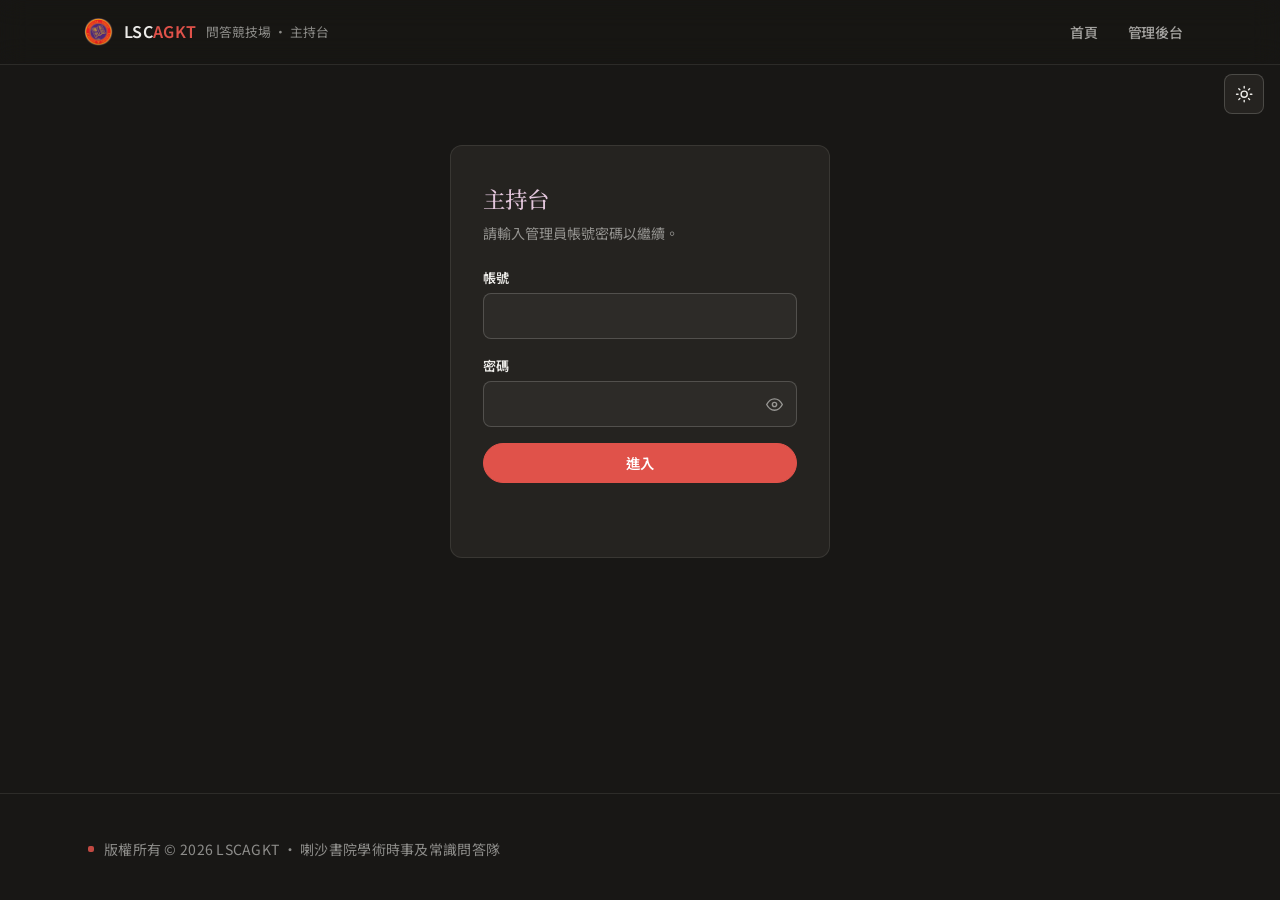
<file: host/index.html>
<!doctype html>
<html lang="zh-Hant" class="antialiased">
  <head>
    <meta charset="utf-8" />
    <meta name="viewport" content="width=device-width, initial-scale=1" />
    <link rel="stylesheet" href="../styles.css" />
    <style>html{background:#fafafa}html.dark-mode{background:#181715}</style>
    <link rel="preconnect" href="https://fonts.googleapis.com" />
    <link rel="preconnect" href="https://fonts.gstatic.com" crossorigin />
    <link rel="icon" type="image/png" href="../assets/agk-icon.png" />
    <script src="../theme.js"></script>
    <link rel="stylesheet" href="https://fonts.googleapis.com/css2?family=Noto+Sans+TC:wght@400;500;700&family=Noto+Serif+TC:wght@400;700&display=swap" />
    <title>主持台 | LSCAGKT 問答競技場</title>
    <meta name="robots" content="noindex" />
    <style>
      /* ===== 控制台（儀表板） ===== */
      .host-wrap { max-width: 920px; margin: 0 auto; padding: 1.5rem 1.2rem 4rem; }
      .host-head { display: flex; align-items: center; justify-content: space-between; gap: 1rem; flex-wrap: wrap; }
      .host-title { font-family: "Noto Serif TC", serif; font-size: 1.7rem; font-weight: 500; letter-spacing: -0.015em; color: var(--purple); margin: 0; }
      .dark-mode .host-title { color: #e3c6dc; }
      .host-sub { color: var(--muted); font-size: 0.88rem; margin: 0.2rem 0 0; }
      .q-num { color: var(--muted); font-size: 0.9rem; font-variant-numeric: tabular-nums; }

      /* 登入 */
      .login-box { max-width: 380px; margin: 3.5rem auto 0; padding: 2.2rem 2rem; background: var(--surface); border: 1px solid var(--hairline); border-radius: var(--radius); }
      .login-box h1 { font-family: "Noto Serif TC", serif; font-size: 1.4rem; font-weight: 500; color: var(--purple); margin: 0 0 0.3rem; }
      .dark-mode .login-box h1 { color: #e3c6dc; }
      .login-box p { color: var(--muted); font-size: 0.88rem; margin: 0 0 1.4rem; }
      .field { display: block; margin-bottom: 1rem; }
      .field span { display: block; font-size: 0.82rem; font-weight: 600; margin-bottom: 0.35rem; }
      .field input, .field select, .field textarea {
        width: 100%; box-sizing: border-box; padding: 0.6rem 0.8rem;
        border: 1px solid var(--hairline-strong, var(--hairline)); border-radius: 8px;
        background: var(--cream, #faf9f5); color: var(--ink); font: inherit; font-size: 0.95rem;
      }
      .dark-mode .field input, .dark-mode .field select { background: rgb(255 255 255 / 4%); }
      .field input:focus, .field select:focus { outline: 2px solid var(--school-gold, #c9a227); outline-offset: 1px; }
      /* 密碼顯示切換 */
      .pw-wrap { position: relative; }
      .pw-wrap input { padding-right: 2.7rem; }
      .pw-toggle {
        position: absolute; right: 6px; top: 50%; transform: translateY(-50%);
        width: 34px; height: 34px; display: inline-flex; align-items: center; justify-content: center;
        background: none; border: 0; border-radius: 8px; color: var(--muted); cursor: pointer;
        touch-action: manipulation; -webkit-tap-highlight-color: transparent;
      }
      .pw-toggle:hover { color: var(--ink); background: var(--hairline-soft); }
      .pw-toggle:focus-visible { outline: 2px solid var(--red); outline-offset: 1px; }

      .btn {
        display: inline-flex; align-items: center; justify-content: center; gap: 6px;
        min-height: 2.5rem; padding: 0 1.1rem; border-radius: 9999px; border: 1px solid var(--hairline);
        background: var(--surface); color: var(--ink); font: inherit; font-size: 0.9rem; font-weight: 600;
        cursor: pointer; touch-action: manipulation; -webkit-tap-highlight-color: transparent;
        text-decoration: none; transition: border-color 150ms ease, opacity 150ms ease, transform 120ms ease;
      }
      .btn:hover { border-color: var(--purple); }
      .btn:disabled { opacity: 0.5; cursor: not-allowed; }
      .btn.primary { background: var(--red); border-color: var(--red); color: #fff; }
      .btn.primary:hover { background: var(--lasalle-red-dark); }
      .btn.danger { color: #b3261e; border-color: rgb(179 38 30 / 40%); }
      .btn.danger:hover { border-color: #b3261e; background: rgb(179 38 30 / 6%); }
      .btn.big { min-height: 3rem; font-size: 1rem; padding: 0 1.6rem; }
      .btn.sm { min-height: 2.1rem; padding: 0 0.8rem; font-size: 0.82rem; }
      .dark-mode .btn.danger { color: #f28779; }

      .card { background: var(--surface); border: 1px solid var(--hairline); border-radius: var(--radius); padding: 1.5rem; }
      .card + .card { margin-top: 1.2rem; }
      .card h2 { font-family: "Noto Serif TC", serif; font-size: 1.2rem; font-weight: 500; color: var(--purple); margin: 0 0 1rem; }
      .dark-mode .card h2 { color: #e3c6dc; }
      .form-grid { display: grid; grid-template-columns: 1fr 1fr 1fr; gap: 0 1.2rem; }
      @media (max-width: 640px) { .form-grid { grid-template-columns: 1fr; } }
      .form-msg { font-size: 0.85rem; margin: 0.7rem 0 0; min-height: 1.2em; }
      .form-msg.err { color: #f28779; }
      .form-msg.ok { color: #7bd39a; }
      .hidden { display: none !important; }

      /* ===== 舞台（投影機輸出） ===== */
      .stage {
        position: relative; display: flex; flex-direction: column;
        min-height: 100vh; min-height: 100dvh;
        background:
          radial-gradient(130% 65% at 50% 0%, rgb(226 187 98 / 9%), transparent 55%),
          linear-gradient(168deg, #252320 0%, #1f1e1b 55%, #181715 100%);
        color: #faf9f5;
      }
      .stage-top { display: flex; align-items: center; gap: 1rem; flex-wrap: wrap; padding: 0.8rem 1.3rem; border-bottom: 1px solid rgb(250 249 245 / 10%); }
      .stage-brand { font-size: 0.88rem; letter-spacing: 0.08em; color: rgb(250 249 245 / 55%); }
      .stage-brand strong { font-family: "Noto Serif TC", serif; color: #e2bb62; letter-spacing: 0.02em; font-size: 1rem; }
      .stage-pin { margin-left: auto; font-weight: 700; letter-spacing: 0.14em; color: rgb(250 249 245 / 72%); font-size: 0.95rem; font-variant-numeric: tabular-nums; }
      .stage-phase { font-size: 0.92rem; font-weight: 700; letter-spacing: 0.16em; color: #e2bb62; }
      .stage-body { flex: 1; display: flex; flex-direction: column; justify-content: center; width: 100%; max-width: 1180px; margin: 0 auto; padding: 1.4rem 2rem 1rem; box-sizing: border-box; }
      .stage-controls { display: flex; align-items: center; justify-content: center; gap: 0.7rem; flex-wrap: wrap; padding: 0.9rem 1.3rem calc(0.9rem + env(safe-area-inset-bottom)); border-top: 1px solid rgb(250 249 245 / 10%); }
      .sc-vol { display: inline-flex; align-items: center; gap: 0.45rem; font-size: 0.82rem; color: rgb(250 249 245 / 60%); }
      .sc-vol input { width: 110px; accent-color: #e2bb62; }
      .stage .form-msg { margin: 0; min-height: 0; }
      .stage .form-msg:empty { display: none; }

      /* 舞台按鈕 */
      .stage .btn { background: rgb(255 255 255 / 9%); border-color: rgb(250 249 245 / 24%); color: #faf9f5; }
      .stage .btn:hover { border-color: rgb(250 249 245 / 50%); }
      .stage .btn.primary { background: var(--red); border-color: var(--red); color: #fff; box-shadow: 0 6px 22px rgb(0 0 0 / 32%); }
      .stage .btn.primary:hover { background: var(--red-active, #ae0906); border-color: var(--red-active, #ae0906); }
      .stage .btn.danger { color: #f28779; border-color: rgb(242 135 121 / 45%); }
      .stage .btn.danger:hover { border-color: #f28779; background: rgb(242 135 121 / 12%); }

      /* 舞台大廳 */
      .lobby-stage { text-align: center; }
      .s-kicker { letter-spacing: 0.32em; font-size: 0.95rem; color: rgb(250 249 245 / 62%); margin: 0 0 0.7rem; }
      .s-url { font-size: clamp(1.05rem, 2.6vw, 1.5rem); font-weight: 600; word-break: break-all; margin-bottom: 0.5rem; }
      .s-pin {
        font-family: "Noto Serif TC", serif; font-size: clamp(4rem, 15vw, 8.5rem); font-weight: 500; line-height: 1.05;
        letter-spacing: 0.1em; color: #e2bb62; font-variant-numeric: tabular-nums;
        text-shadow: 0 4px 34px rgb(0 0 0 / 35%);
      }
      .lobby-stage .k-chips { justify-content: center; margin-top: 1.7rem; }
      .stage .k-chips .chip { padding: 0.5rem 1.1rem; border-radius: 9999px; border: 1px solid rgb(250 249 245 / 22%); background: rgb(255 255 255 / 8%); color: #faf9f5; font-size: 1.02rem; animation: chipin 240ms ease; }
      .lobby-stage .k-count { color: rgb(250 249 245 / 62%); font-size: 1rem; margin: 0.9rem 0 0; }
      .lobby-actions { margin-top: 1.7rem; display: flex; gap: 0.7rem; justify-content: center; flex-wrap: wrap; }

      /* 舞台進行中 */
      .live-meta { display: flex; align-items: baseline; gap: 1.2rem; flex-wrap: wrap; margin-bottom: 0.55rem; }
      .live-meta .q-num { color: rgb(250 249 245 / 68%); font-size: clamp(1rem, 2vw, 1.25rem); }
      .s-tnum { margin-left: auto; font-family: "Noto Serif TC", serif; font-weight: 500; font-size: clamp(1.6rem, 4vw, 2.6rem); color: #e2bb62; font-variant-numeric: tabular-nums; line-height: 1; }
      .stage .timer-track { height: 14px; border-radius: 9999px; background: rgb(250 249 245 / 15%); overflow: hidden; margin-bottom: 1.1rem; }
      .stage .timer-fill { height: 100%; width: 0; background: #e2bb62; transition: width 300ms linear; }
      .stage .timer-fill.low { background: #ff6b61; }
      .s-qtext {
        font-family: "Noto Serif TC", serif; font-size: clamp(1.8rem, 4.6vw, 3.4rem); font-weight: 500; letter-spacing: -0.015em;
        line-height: 1.45; margin: 0 0 1.2rem; text-wrap: balance; min-height: 1.45em;
      }
      .s-opts { display: grid; grid-template-columns: 1fr 1fr; gap: 0.9rem; }
      @media (max-width: 640px) { .s-opts { grid-template-columns: 1fr; } }
      .s-cdnum {
        font-family: "Noto Serif TC", serif; font-weight: 500; text-align: center;
        font-size: clamp(5rem, 18vw, 11rem); line-height: 1; color: #e2bb62;
        font-variant-numeric: tabular-nums; text-shadow: 0 4px 34px rgb(0 0 0 / 35%);
        margin: 0.4rem 0 1rem;
      }
      .s-cdnum.cd-pop { animation: cdpop 900ms cubic-bezier(.22, .9, .36, 1); }
      @keyframes cdpop { 0% { transform: scale(1.35); opacity: 0.25; } 45% { transform: scale(1); opacity: 1; } 100% { transform: scale(1); opacity: 1; } }
      .stage .k-opt {
        position: relative; display: flex; align-items: center; gap: 0.9rem; overflow: hidden;
        padding: clamp(0.9rem, 2vw, 1.3rem) clamp(1rem, 2.4vw, 1.5rem); border-radius: 16px; border: 0;
        font-size: clamp(1.1rem, 2.3vw, 1.6rem); font-weight: 700;
        box-shadow: inset 0 -4px 0 rgb(0 0 0 / 25%), inset 0 1px 0 rgb(255 255 255 / 18%), 0 6px 20px rgb(0 0 0 / 22%);
      }
      .k-opt .bar { position: absolute; inset: 0; width: 0; opacity: 0.25; transition: width 500ms ease; }
      .k-opt .lab { position: relative; flex: 1; min-width: 0; }
      .k-opt .cnt { position: relative; font-weight: 700; font-variant-numeric: tabular-nums; }
      .k-opt.correct { box-shadow: inset 0 0 0 3px #e2bb62, inset 0 -4px 0 rgb(0 0 0 / 25%), 0 6px 20px rgb(0 0 0 / 22%); }
      .k-opt.correct .lab::after { content: "正確答案"; margin-left: 0.6rem; padding: 0.12rem 0.6rem; border-radius: 9999px; background: #e2bb62; color: #1f1e1b; font-weight: 700; font-size: 0.78em; vertical-align: 2px; }
      .o-red .bar, .o-gold .bar, .o-plum .bar, .o-green .bar { background: #fff; }
      .o-red { background: #c64545; color: #fff; }
      .o-gold { background: #a07b1f; color: #fff; }
      .o-plum { background: #7d4273; color: #fff; }
      .o-green { background: #2f7a52; color: #fff; }

      /* 舞台頒獎台 */
      .s-podium { display: flex; align-items: flex-end; justify-content: center; gap: clamp(0.7rem, 2vw, 1.4rem); margin: 0.4rem 0 1.2rem; }
      .s-pod { width: 33%; max-width: 210px; text-align: center; }
      .s-pod .p-name { font-weight: 700; font-size: clamp(1rem, 2.1vw, 1.45rem); overflow: hidden; text-overflow: ellipsis; white-space: nowrap; }
      .s-pod .p-score { color: rgb(250 249 245 / 65%); font-size: clamp(0.85rem, 1.6vw, 1.05rem); font-variant-numeric: tabular-nums; }
      .s-pod .p-block {
        margin-top: 0.5rem; border-radius: 12px 12px 0 0; display: flex; align-items: center; justify-content: center;
        color: #1f1e1b; font-family: "Noto Serif TC", serif; font-weight: 500;
        box-shadow: inset 0 2px 0 rgb(255 255 255 / 25%);
        animation: podup 420ms cubic-bezier(.22,.9,.36,1) backwards;
      }
      @keyframes podup { from { transform: scaleY(0); transform-origin: bottom; } to { transform: scaleY(1); } }
      .s-pod.p1 .p-block { height: clamp(80px, 13vh, 140px); background: #e2bb62; font-size: 2.2rem; animation-delay: 200ms; }
      .s-pod.p2 .p-block { height: clamp(55px, 9vh, 95px); background: rgb(250 249 245 / 55%); font-size: 1.7rem; animation-delay: 100ms; }
      .s-pod.p3 .p-block { height: clamp(40px, 6.5vh, 70px); background: #b08d57; color: #fff; font-size: 1.4rem; }

      /* 舞台排行 */
      .s-boardtitle { font-family: "Noto Serif TC", serif; font-weight: 500; text-align: center; color: #e2bb62; font-size: clamp(1.2rem, 2.6vw, 1.7rem); margin: 1.4rem 0 0.7rem; }
      #kBoardWrap { max-height: 40vh; overflow-y: auto; }
      .board-list { display: flex; flex-direction: column; gap: 0.5rem; }
      .board-row {
        display: flex; align-items: center; gap: 0.9rem; padding: 0.7rem 1.1rem;
        border-radius: 12px; border: 1px solid rgb(250 249 245 / 14%); background: rgb(255 255 255 / 7%);
        font-size: clamp(0.98rem, 1.9vw, 1.22rem); color: #faf9f5; animation: rowin 300ms ease backwards;
      }
      @keyframes rowin { from { opacity: 0; transform: translateX(-10px); } to { opacity: 1; transform: none; } }
      .board-row .rk { width: 1.8em; color: rgb(250 249 245 / 60%); font-weight: 700; font-variant-numeric: tabular-nums; }
      .board-row .rk.m { width: 1.9em; height: 1.9em; border-radius: 50%; display: inline-flex; align-items: center; justify-content: center; color: #1f1e1b; font-size: 0.9em; flex-shrink: 0; }
      .rk.m1 { background: #e2bb62; } .rk.m2 { background: rgb(250 249 245 / 55%); } .rk.m3 { background: #b08d57; color: #fff; }
      .board-row .nm { flex: 1; min-width: 0; overflow: hidden; text-overflow: ellipsis; white-space: nowrap; }
      .board-row .sc { font-weight: 700; font-variant-numeric: tabular-nums; }
      .board-row.rise { background: rgb(123 211 154 / 14%); border-color: rgb(123 211 154 / 50%); }
      .board-row.fall { background: rgb(242 135 121 / 12%); border-color: rgb(242 135 121 / 40%); }
      .board-row.enter { animation: chipin 260ms ease backwards; }
      .board-list .board-row { will-change: transform; }
      .s-hint { text-align: center; color: rgb(250 249 245 / 62%); font-size: clamp(0.95rem, 1.8vw, 1.1rem); margin: 1rem 0 0; }

      /* 報告（控制台） */
      .kr-q { border-top: 1px solid var(--hairline); padding: 1rem 0; }
      .kr-q:first-child { border-top: 0; }
      .kr-head { display: flex; justify-content: space-between; gap: 0.8rem; font-size: 0.9rem; font-weight: 700; }
      .kr-head span:last-child { color: var(--muted); font-variant-numeric: tabular-nums; font-weight: 600; }
      .kr-qt { margin: 0.4rem 0 0; font-size: 1rem; line-height: 1.6; }
      .kr-ans { margin: 0.3rem 0 0; font-size: 0.88rem; color: #1b7f3b; }
      .dark-mode .kr-ans { color: #7bd39a; }
      .kr-wrong { margin: 0.25rem 0 0; font-size: 0.86rem; color: #b3261e; line-height: 1.7; }
      .dark-mode .kr-wrong { color: #f28779; }
      .kr-timeout { margin: 0.25rem 0 0; font-size: 0.86rem; color: var(--muted); line-height: 1.7; }

      /* 歷史（控制台） */
      .k-hist-row { display: flex; align-items: center; gap: 0.8rem; flex-wrap: wrap; padding: 0.7rem 0; border-bottom: 1px solid var(--hairline); font-size: 0.9rem; }
      .k-hist-row:last-child { border-bottom: 0; }
      .k-hist-pin { font-weight: 700; font-variant-numeric: tabular-nums; color: var(--purple); }
      .dark-mode .k-hist-pin { color: #e3c6dc; }
      .k-hist-meta { flex: 1; min-width: 220px; color: var(--muted); }
      .k-hist-actions { display: flex; gap: 0.4rem; }

      /* 載入動畫 */
      .skel { border-radius: 8px; background: linear-gradient(90deg, var(--hairline-soft) 25%, var(--hairline) 50%, var(--hairline-soft) 75%); background-size: 400px 100%; animation: shimmer 1.1s infinite linear; height: 0.9rem; margin: 0.55rem 0; }
      @keyframes shimmer { from { background-position: -400px 0; } to { background-position: 400px 0; } }
      .spinner {
        width: 30px; height: 30px; border-radius: 50%;
        border: 3px solid var(--hairline-strong); border-top-color: var(--purple);
        animation: spin 900ms linear infinite;
      }
      @keyframes spin { to { transform: rotate(360deg); } }
      .view-anim { animation: vfade 280ms ease; }
      @keyframes vfade { from { opacity: 0; transform: translateY(8px); } to { opacity: 1; transform: none; } }
      .center-spin { display: flex; justify-content: center; padding: 2.5rem 0; }
      .s-qtext:focus { outline: none; }
      @keyframes chipin { from { opacity: 0; transform: scale(0.85); } to { opacity: 1; transform: none; } }

      @media (prefers-reduced-motion: reduce) {
        .view-anim, .k-chips .chip, .board-row, .k-hist-row, .s-pod .p-block { animation: none !important; transition: none !important; }
        .timer-fill { transition: none !important; }
        .spinner, .skel { animation-duration: 2.4s !important; }
      }
    </style>
  </head>
  <body>
    <div class="min-h-screen flex flex-col bg-cream text-ink">
      <header class="site-header"><div class="site-header-inner"><a class="brand" href="/"><img class="brand-icon" src="/assets/agk-icon.png" width="30" height="30" alt="LSCAGKT 校徽標誌" /><span class="brand-name">LSC<span class="accent">AGKT</span></span><span class="brand-zh">問答競技場 · 主持台</span></a><nav class="site-nav" id="siteNav"><a href="/">首頁</a><a href="/admin">管理後台</a></nav><button type="button" class="nav-toggle" aria-expanded="false" aria-label="開啟選單"><svg xmlns="http://www.w3.org/2000/svg" width="22" height="22" viewBox="0 0 24 24" fill="none" stroke="currentColor" stroke-width="2" stroke-linecap="round" stroke-linejoin="round" aria-hidden="true"><path d="M4 12h16"></path><path d="M4 18h16"></path><path d="M4 6h16"></path></svg></button></div></header>

      <main class="flex-1">
        <!-- 舞台：投影機／大螢幕輸出 -->
        <div class="stage hidden" id="stageView">
          <div class="stage-top">
            <span class="stage-brand"><strong>LSCAGKT</strong> 問答競技場</span>
            <span class="stage-phase" id="kPhase">—</span>
            <span class="stage-pin" id="kStagePin"></span>
            <button type="button" class="btn sm" id="stageExit">離開舞台</button>
          </div>
          <div class="stage-body">
            <!-- 大廳 -->
            <section id="vLobby" style="display:none;">
              <div class="lobby-stage">
                <p class="s-kicker">前往加入</p>
                <div class="s-url" id="kUrl"></div>
                <div class="s-pin" id="kPin">------</div>
                <div class="k-chips" id="kPlayers"></div>
                <p class="k-count" id="kCount2">已加入 0 位玩家</p>
                <div class="lobby-actions">
                  <button type="button" class="btn primary big" id="kStart">開始遊戲</button>
                  <button type="button" class="btn danger" id="kCancel">取消遊戲</button>
                </div>
              </div>
            </section>

            <!-- 進行中 -->
            <section id="vLive" style="display:none;">
              <div class="live-meta">
                <span class="q-num" id="kIdx"></span>
                <span class="q-num" id="kAnswered"></span>
                <span class="s-tnum" id="kTimeNum"></span>
              </div>
              <div class="timer-track" id="kTimerWrap"><div class="timer-fill" id="kTimerFill"></div></div>
              <p class="s-qtext" id="kQ" tabindex="-1"></p>
              <div class="s-cdnum" id="kCd" style="display:none;" aria-hidden="true"></div>
              <div id="kOptions" class="s-opts"></div>
              <div id="kPodium" class="s-podium" style="display:none;"></div>
              <div id="kBoardWrap" style="display:none;">
                <p class="s-boardtitle" id="kBoardTitle">即時排行</p>
                <div class="board-list" id="kBoard"></div>
              </div>
              <p class="s-hint" id="kHint"></p>
            </section>
          </div>
          <div class="stage-controls">
            <button type="button" class="btn primary big" id="kNext" style="display:none;">繼續</button>
            <button type="button" class="btn" id="kReportBtn" style="display:none;">查看報告</button>
            <button type="button" class="btn danger" id="kEnd" style="display:none;">結束遊戲</button>
            <span class="sc-vol">音樂
              <button type="button" class="btn sm" id="ytToggle">播放</button>
              <button type="button" class="btn sm" id="ytMute">靜音</button>
              <input type="range" id="ytVol" min="0" max="100" value="40" aria-label="音量" />
            </span>
            <span class="form-msg" id="ytMsg"></span>
            <span class="form-msg" id="kLiveMsg" role="alert"></span>
          </div>
          <div id="ytHost" style="position:absolute; width:1px; height:1px; overflow:hidden; clip:rect(0 0 0 0);"></div>
        </div>

        <!-- 控制台 -->
        <div class="host-wrap">
          <!-- 登入 -->
          <div class="login-box" id="loginView">
            <h1>主持台</h1>
            <p>請輸入管理員帳號密碼以繼續。</p>
            <form id="loginForm">
              <label class="field"><span>帳號</span><input type="text" id="loginUser" autocomplete="username" required /></label>
              <label class="field"><span>密碼</span>
                <div class="pw-wrap">
                  <input type="password" id="loginPass" autocomplete="current-password" required />
                  <button type="button" class="pw-toggle" data-for="loginPass" aria-label="顯示密碼">
                    <svg class="eye-open" width="17" height="17" viewBox="0 0 24 24" fill="none" stroke="currentColor" stroke-width="2" stroke-linecap="round" stroke-linejoin="round" aria-hidden="true"><path d="M1 12s4-8 11-8 11 8 11 8-4 8-11 8-11-8-11-8z"></path><circle cx="12" cy="12" r="3"></circle></svg>
                    <svg class="eye-closed hidden" width="17" height="17" viewBox="0 0 24 24" fill="none" stroke="currentColor" stroke-width="2" stroke-linecap="round" stroke-linejoin="round" aria-hidden="true"><path d="M17.94 17.94A10.07 10.07 0 0 1 12 20c-7 0-11-8-11-8a18.45 18.45 0 0 1 5.06-5.94M9.9 4.24A9.12 9.12 0 0 1 12 4c7 0 11 8 11 8a18.5 18.5 0 0 1-2.16 3.19m-6.72-1.07a3 3 0 1 1-4.24-4.24"></path><line x1="1" y1="1" x2="23" y2="23"></line></svg>
                  </button>
                </div>
              </label>
              <button type="submit" class="btn primary" id="loginBtn" style="width: 100%;">進入</button>
              <p class="form-msg err" id="loginMsg" role="alert"></p>
            </form>
          </div>

          <!-- 面板 -->
          <div id="panelView" class="hidden">
            <div class="host-head">
              <div>
                <h1 class="host-title">問答競技場 · 主持台</h1>
                <p class="host-sub">玩家到 <strong id="joinUrlHint"></strong> 以 6 位遊戲碼加入。建立後舞台會全螢幕顯示，適合投影。</p>
              </div>
              <button type="button" class="btn sm" id="logoutBtn">登出</button>
            </div>

            <!-- 建立 -->
            <div class="card" id="vSetup" style="margin-top:1.5rem;">
              <h2>開新遊戲</h2>
              <div class="form-grid">
                <label class="field"><span>題庫</span>
                  <select id="kBank">
                    <option value="guoqing">全民國情（2159 題）</option>
                    <option value="nschallenge">國家安全挑戰賽（354 題）</option>
                  </select>
                </label>
                <label class="field"><span>題數</span>
                  <select id="kCount"><option value="5">5 題</option><option value="10" selected>10 題</option><option value="15">15 題</option><option value="20">20 題</option><option value="30">30 題</option><option value="40">40 題</option><option value="50">50 題</option><option value="60">60 題</option><option value="80">80 題</option><option value="100">100 題</option></select>
                </label>
                <label class="field"><span>每題時限</span>
                  <select id="kTime"><option value="5">5 秒</option><option value="10">10 秒</option><option value="15">15 秒</option><option value="20" selected>20 秒</option><option value="30">30 秒</option><option value="45">45 秒</option><option value="60">60 秒</option></select>
                </label>
              </div>
              <p class="form-msg" id="kMsg" role="status"></p>
              <button type="button" class="btn primary big" id="kCreate">建立遊戲</button>
            </div>

            <!-- 報告 -->
            <div class="card" id="vReport" style="display:none; margin-top:1.5rem;">
              <div style="display:flex; align-items:center; justify-content:space-between; gap:0.8rem; flex-wrap:wrap; margin-bottom:0.4rem;">
                <h2 style="margin:0;">遊戲報告 <span class="q-num" id="krPin"></span></h2>
                <button type="button" class="btn sm" id="krBack">返回</button>
              </div>
              <p class="host-sub" id="krMeta" style="margin-bottom:1rem;"></p>
              <div id="krBody"></div>
            </div>

            <!-- 歷史 -->
            <div class="card" id="vHistory" style="display:none; margin-top:1.2rem;">
              <h2>歷史遊戲</h2>
              <div id="kHistList"><div class="skel" style="width:70%;"></div><div class="skel" style="width:55%;"></div></div>
            </div>

            <!-- 賽後報告 -->
            <div class="card" id="vReports" style="display:none; margin-top:1.2rem;">
              <h2>賽後報告</h2>
              <p class="host-sub" style="margin:-0.4rem 0 0.8rem;">查看每場遊戲各題的答對率與答錯名單。</p>
              <div id="krList"><div class="skel" style="width:60%;"></div></div>
            </div>
          </div>
        </div>
      </main>

      <footer class="bg-purple-deep"><div class="mx-auto max-w-6xl px-4 py-10 sm:px-6"><p class="text-sm text-muted" style="margin: 0;">版權所有 © 2026 LSCAGKT · 喇沙書院學術時事及常識問答隊</p></div></footer>
    </div>

    <script>
      (function () {
        "use strict";
        var $ = function (id) { return document.getElementById(id); };
        var PASS_KEY = "agkAdminPass", USER_KEY = "agkAdminUser";

        function getPass() { try { return sessionStorage.getItem(PASS_KEY) || ""; } catch (e) { return ""; } }
        function setPass(p) { try { p ? sessionStorage.setItem(PASS_KEY, p) : sessionStorage.removeItem(PASS_KEY); } catch (e) {} }
        function getUser() { try { return sessionStorage.getItem(USER_KEY) || ""; } catch (e) { return ""; } }
        function setUser(u) { try { u ? sessionStorage.setItem(USER_KEY, u) : sessionStorage.removeItem(USER_KEY); } catch (e) {} }

        function esc(s) {
          return String(s == null ? "" : s).replace(/&/g, "&amp;").replace(/</g, "&lt;").replace(/>/g, "&gt;").replace(/"/g, "&quot;");
        }

        function gameApi(path, method, body) {
          return fetch("/api/game/" + path, {
            method: method || "GET",
            headers: { "Content-Type": "application/json", "x-admin-user": getUser(), "x-admin-pass": getPass() },
            body: body ? JSON.stringify(body) : undefined
          }).then(function (res) {
            return res.json().catch(function () { return {}; }).then(function (data) {
              if (res.status === 401) { logout(); throw new Error("密碼不正確或已登出。"); }
              if (!res.ok) throw new Error(data.error || "請求失敗（" + res.status + "）");
              return data;
            });
          });
        }

        function setView(id) {
          ["loginView", "panelView"].forEach(function (x) { $(x).classList.toggle("hidden", x !== id); });
        }
        /* vSetup/vHistory/vReports/vReport → 控制台；vLobby/vLive → 舞台 */
        function showSection(which) {
          var inStage = which === "vLobby" || which === "vLive";
          $("stageView").classList.toggle("hidden", !inStage);
          $("panelView").classList.toggle("hidden", inStage);
          ["vSetup", "vLobby", "vLive", "vReport"].forEach(function (id) { $(id).style.display = id === which ? "block" : "none"; });
          $("vHistory").style.display = which === "vSetup" ? "block" : "none";
          $("vReports").style.display = which === "vSetup" ? "block" : "none";
          if (!inStage) {
            $("kNext").style.display = "none";
            $("kReportBtn").style.display = "none";
            $("kEnd").style.display = "none";
          }
        }
        function kMsg(el, text, cls) { var e = $(el); e.textContent = text || ""; e.className = "form-msg" + (cls ? " " + cls : ""); }

        /* ===================== 登入 ===================== */
        Array.prototype.forEach.call(document.querySelectorAll(".pw-toggle"), function (btn) {
          btn.addEventListener("click", function () {
            var input = document.getElementById(btn.dataset.for);
            var reveal = input.type === "password";
            input.type = reveal ? "text" : "password";
            btn.querySelector(".eye-open").classList.toggle("hidden", reveal);
            btn.querySelector(".eye-closed").classList.toggle("hidden", !reveal);
            btn.setAttribute("aria-label", reveal ? "隱藏密碼" : "顯示密碼");
            input.focus({ preventScroll: true });
          });
        });

        function showPanel() {
          setView("panelView");
          $("joinUrlHint").textContent = location.origin + "/play";
          loadHistory();
          resumeLive();
        }
        function logout() {
          setPass(""); setUser("");
          kStopPoll();
          setView("loginView");
          $("loginPass").value = "";
        }

        $("loginForm").addEventListener("submit", function (e) {
          e.preventDefault();
          var user = $("loginUser").value.trim();
          var pass = $("loginPass").value;
          $("loginBtn").disabled = true;
          $("loginMsg").textContent = "";
          fetch("/api/admin?op=verify", {
            method: "POST",
            headers: { "Content-Type": "application/json", "x-admin-user": user, "x-admin-pass": pass }
          }).then(function (res) { return res.json().then(function (d) { return { ok: res.ok, d: d }; }); })
            .then(function (r) {
              if (!r.ok) throw new Error(r.d.error || "登入失敗。");
              setUser(user); setPass(pass);
              showPanel();
            })
            .catch(function (err) { $("loginMsg").textContent = err.message || "登入失敗。"; })
            .finally(function () { $("loginBtn").disabled = false; });
        });
        $("logoutBtn").addEventListener("click", logout);

        /* ===================== 建立 ===================== */
        var K = { pin: null, poll: null, tick: null, last: null, busy: false, key: "", offset: 0, offsetReady: false, dash: false };

        function fetchBankOverrides(cb) {
          fetch("/api/admin?op=bank-override", { cache: "no-store" })
            .then(function (r) { return r.ok ? r.json() : { rows: [] }; })
            .then(function (d) { cb((d && d.rows) || []); })
            .catch(function () { cb([]); });
        }
        function applyBankOverrideRows(bankArr, rows, guardKey) {
          if (window[guardKey]) return;
          window[guardKey] = true;
          if (!Array.isArray(bankArr) || !rows || !rows.length) return;
          var fold = function (s) { return String(s || "").normalize("NFKC").toLowerCase()
            .replace(/那/g, "哪").replace(/什麼/g, "甚麼")
            .replace(/哪一個/g, "哪個").replace(/哪一項/g, "哪項")
            .replace(/[^\p{L}\p{N}]+/gu, ""); };
          var latest = {};
          rows.forEach(function (r) {
            if (!r || !r.q) return;
            var k = fold(r.orig_q || r.q);
            if (!latest[k]) latest[k] = r;
          });
          for (var d = bankArr.length - 1; d >= 0; d--) {
            var kd = fold(bankArr[d].q);
            if (latest[kd] && latest[kd].deleted) bankArr.splice(d, 1);
          }
          var map = {};
          bankArr.forEach(function (b, i) { var k = fold(b.q); if (!map[k]) map[k] = i; });
          Object.keys(latest).forEach(function (k) {
            var r = latest[k];
            if (r.deleted) return;
            var o = Array.isArray(r.options) ? r.options.map(String) : null;
            if (!o || o.length < 2) return;
            var entry = { q: String(r.q), options: o, c: Number(r.c) || 0 };
            if (map[k] != null) bankArr[map[k]] = entry;
            else bankArr.push(entry);
          });
        }
        function loadBank(name) {
          return new Promise(function (resolve, reject) {
            var w = window;
            function finishGuoqing(b) {
              fetchBankOverrides(function (rows) {
                applyBankOverrideRows(b, rows, "__gqOverridesAppliedHost");
                resolve(b);
              });
            }
            if (name === "guoqing" && w.GQ_QUESTION_BANK) return finishGuoqing(w.GQ_QUESTION_BANK);
            if (name === "nschallenge" && w.NS_QUESTION_BANK) return resolve(w.NS_QUESTION_BANK);
            var s = document.createElement("script");
            s.src = "/competition/" + (name === "guoqing" ? "guoqing.js" : "nschallenge.js");
            s.onload = function () {
              var b = name === "guoqing" ? w.GQ_QUESTION_BANK : w.NS_QUESTION_BANK;
              if (!(b && b.length)) return reject(new Error("題庫為空"));
              if (name !== "guoqing") return resolve(b);
              finishGuoqing(b);
            };
            s.onerror = function () { reject(new Error("題庫載入失敗。")); };
            document.head.appendChild(s);
          });
        }

        $("kCreate").addEventListener("click", function () {
          var btn = this;
          if (btn.disabled) return;
          btn.disabled = true;
          kMsg("kMsg", "載入題庫…");
          var bank = $("kBank").value, count = Number($("kCount").value), timeLimit = Number($("kTime").value);
          loadBank(bank).then(function (bankArr) {
            kMsg("kMsg", "抽選題目…");
            var idx = bankArr.map(function (_, i) { return i; });
            for (var i = idx.length - 1; i > 0; i--) {
              var j = Math.floor(Math.random() * (i + 1));
              var t = idx[i]; idx[i] = idx[j]; idx[j] = t;
            }
            var qs = idx.slice(0, count).map(function (i) { return { q: bankArr[i].q, options: bankArr[i].options, c: bankArr[i].c }; });
            return gameApi("control", "POST", { op: "create", bank: bank, count: count, timeLimit: timeLimit, questions: qs });
          }).then(function (d) {
            K.pin = d.pin;
            K.dash = false;
            K.boardRanks = {}; K.boardScores = {};
            try { sessionStorage.setItem("agkLivePin", d.pin); } catch (e) {}
            $("kPin").textContent = d.pin;
            $("kUrl").textContent = location.origin + "/play";
            showSection("vLobby");
            kStartPoll();
          }).catch(function (err) {
            kMsg("kMsg", err.message || "建立失敗。", "err");
          }).finally(function () { btn.disabled = false; });
        });

        /* ===================== 輪詢 ===================== */
        function kStartPoll() {
          kStopPoll();
          K.poll = setInterval(kPoll, 1000);
          kPoll();
        }
        function kStopPoll() {
          if (K.poll) { clearInterval(K.poll); K.poll = null; }
          if (K.tick) { clearInterval(K.tick); K.tick = null; }
        }
        function noteOffset(nowIso, t0, t1) {
          if (!nowIso) return;
          var off = Date.parse(nowIso) + Math.max(0, t1 - t0) / 2 - t1;
          K.offset = K.offsetReady ? K.offset * 0.7 + off * 0.3 : off;
          K.offsetReady = true;
        }
        function kPoll() {
          if (K.busy || !K.pin) return Promise.resolve();
          K.busy = true;
          var t0 = Date.now();
          return gameApi("host?pin=" + encodeURIComponent(K.pin))
            .then(function (d) {
              var t1 = Date.now();
              noteOffset(d.now, t0, t1);
              K.last = d;
              if (K.dash) return; // 主持人在控制台時不強制跳回舞台
              $("kStagePin").textContent = K.pin || "";
              kRender(d);
            })
            .catch(function (err) { kMsg("kLiveMsg", err.message || "", "err"); })
            .finally(function () { K.busy = false; });
        }

        var OPT_CLS = ["o-red", "o-gold", "o-plum", "o-green"];
        var REDUCE = window.matchMedia && window.matchMedia("(prefers-reduced-motion: reduce)").matches;

        /* ===== 動態排行：FLIP 滑動 + 分數滾動 ===== */
        function renderBoardAnimated(el, standings) {
          var prevRanks = K.boardRanks || {};
          var prevScores = K.boardScores || {};
          var rows = (standings || []).slice(0, 20);
          var hadPrev = Object.keys(prevRanks).length > 0;

          el.innerHTML = rows.map(function (p, i) {
            var rk = i < 3 ? '<span class="rk m m' + (i + 1) + '">' + (i + 1) + "</span>" : '<span class="rk">' + (i + 1) + "</span>";
            var shown = prevScores[p.name] != null ? prevScores[p.name] : p.score;
            var enter = !REDUCE && hadPrev && prevRanks[p.name] == null ? " enter" : "";
            return '<div class="board-row' + enter + '" data-name="' + esc(p.name) + '" data-score="' + p.score + '">' + rk +
              '<span class="nm">' + esc(p.name) + '</span><span class="sc">' + shown + "</span></div>";
          }).join("");

          var rowEls = Array.prototype.slice.call(el.children);
          if (REDUCE) {
            // 減少動態：直接顯示最終位置與分數
            rowEls.forEach(function (r) { r.querySelector(".sc").textContent = r.dataset.score; });
          } else {
            var rowH = rowEls.length > 1
              ? (rowEls[1].offsetTop - rowEls[0].offsetTop)
              : (rowEls[0] ? rowEls[0].offsetHeight + 8 : 50);

            // 1. 預位移（從舊位置出發）
            rowEls.forEach(function (r, i) {
              var old = prevRanks[r.dataset.name];
              if (old != null && old !== i) {
                r.style.transform = "translateY(" + ((old - i) * rowH) + "px)";
                r.classList.add(old > i ? "rise" : "fall");
              }
            });
            // 2. 強制重排後滑回原位
            void el.offsetHeight;
            rowEls.forEach(function (r) {
              r.style.transition = "transform 520ms cubic-bezier(.22,.9,.36,1)";
              r.style.transform = "";
            });
            setTimeout(function () {
              rowEls.forEach(function (r) { r.style.transition = ""; r.classList.remove("rise", "fall"); });
            }, 560);

            // 3. 分數滾動
            rowEls.forEach(function (r) {
              var scEl = r.querySelector(".sc");
              var target = Number(r.dataset.score);
              var from = prevScores[r.dataset.name];
              if (from == null || from === target) { scEl.textContent = target; return; }
              var t0 = performance.now(), dur = 700;
              (function tick(t) {
                var k = Math.min(1, (t - t0) / dur);
                scEl.textContent = Math.round(from + (target - from) * (1 - Math.pow(1 - k, 3)));
                if (k < 1) requestAnimationFrame(tick);
              })(t0);
            });
          }

          // 儲存快照
          var ranks = {}, scores = {};
          rows.forEach(function (p, i) { ranks[p.name] = i; scores[p.name] = p.score; });
          K.boardRanks = ranks;
          K.boardScores = scores;
        }

        function kRender(d) {
          var key = d.status + ":" + (d.index || 0);
          if (d.status === "lobby") {
            if (K.key !== key) { K.key = key; stopTickerK(); }
            showSection("vLobby");
            $("kPhase").textContent = "等待中";
            $("kPlayers").innerHTML = (d.players || []).map(function (n) { return '<span class="chip">' + esc(n) + "</span>"; }).join("");
            $("kCount2").textContent = "已加入 " + (d.players || []).length + " 位玩家";
            return;
          }
          showSection("vLive");
          $("kPhase").textContent = d.status === "question" ? "作答中" : d.status === "reveal" ? "揭曉" : d.status === "board" ? "排行榜" : "已結束";
          $("kIdx").textContent = d.status === "ended" ? "遊戲結束" : "第 " + (d.index + 1) + " / " + d.total + " 題";
          if (d.status !== "question") $("kTimeNum").textContent = "";
          $("kReportBtn").style.display = "none";
          $("kEnd").style.display = "";

          if (d.status === "question") {
            $("kAnswered").textContent = "已作答 " + (d.answered || 0) + " / " + (d.playerCount || 0) + " 位玩家";
            $("kPodium").style.display = "none";
            /* 每題前的倒數緩衝：endsAt−startedAt 多出的部分 */
            var totalMs = d.startedAt ? (Date.parse(d.endsAt) - Date.parse(d.startedAt)) : 0;
            var timeLimitMs = (d.timeLimit || 20) * 1000;
            var bufferMs = Math.max(0, (totalMs || 0) - timeLimitMs);
            var remainMs = Date.parse(d.endsAt) - K.offset - Date.now();
            var inCd = bufferMs > 0 && remainMs > (totalMs - bufferMs);
            key = key + (inCd ? ":cd" : "");
            if (K.key !== key) {
              K.key = key;
              var fill = $("kTimerFill");
              fill.style.width = "100%";
              fill.classList.remove("low");
              if (inCd) {
                $("kCd").style.display = "";
                $("kQ").textContent = "";
                $("kOptions").innerHTML = "";
                $("kTimeNum").textContent = "";
                $("kHint").textContent = "準備開始…";
                $("kNext").style.display = "none";
                kCdTicker(d, totalMs - bufferMs);
              } else {
                $("kCd").style.display = "none";
                $("kQ").textContent = d.q || "";
                $("kOptions").innerHTML = (d.options || []).map(function (o, i) {
                  return '<div class="k-opt ' + (OPT_CLS[i] || "o-plum") + '"><span class="bar"></span><span class="lab">' + esc(o) + "</span></div>";
                }).join("");
                $("kHint").textContent = "時間到後自動揭曉，玩家裝置會即時切換。";
                $("kNext").textContent = "提前揭曉";
                $("kNext").style.display = "";
                try { $("kQ").focus({ preventScroll: true }); } catch (e) { $("kQ").focus(); }
                kTicker(d);
              }
            }
            // 即時排行：隨玩家得分即時滑動
            $("kBoardWrap").style.display = "";
            $("kBoardTitle").textContent = "即時排行";
            renderBoardAnimated($("kBoard"), d.standings);
            return;
          }

          $("kAnswered").textContent = "";
          if (K.key === key) return; // 揭曉／排行／結束內容靜態
          K.key = key;
          stopTickerK();
          $("kCd").style.display = "none";
          $("kTimerWrap").style.visibility = d.status === "reveal" ? "visible" : "hidden";
          $("kTimerFill").style.width = "0";
          try { $("kQ").focus({ preventScroll: true }); } catch (e) { $("kQ").focus(); }

          if (d.status === "reveal") {
            $("kPodium").style.display = "none";
            $("kBoardWrap").style.display = "none";
            $("kQ").textContent = d.q || "";
            var max = Math.max.apply(null, (d.counts || [0]).concat([1]));
            $("kOptions").innerHTML = (d.options || []).map(function (o, i) {
              var c = (d.counts || [])[i] || 0;
              var cls = "k-opt " + (OPT_CLS[i] || "o-plum") + (i === d.correct ? " correct" : "");
              return '<div class="' + cls + '"><span class="bar" style="width:' + Math.round(c / max * 100) + '%;"></span>' +
                '<span class="lab">' + esc(o) + '</span><span class="cnt">' + c + "</span></div>";
            }).join("");
            $("kHint").textContent = "分佈已公佈。";
            $("kNext").textContent = "顯示排行榜";
            $("kNext").style.display = "";
          } else if (d.status === "board") {
            $("kPodium").style.display = "none";
            $("kBoardWrap").style.display = "";
            $("kBoardTitle").textContent = "目前排行";
            $("kQ").textContent = "";
            $("kOptions").innerHTML = "";
            renderBoardAnimated($("kBoard"), d.standings);
            var last = d.index + 1 >= d.total;
            $("kHint").textContent = last ? "這是最後一題。" : "按「下一題」繼續。";
            $("kNext").textContent = last ? "查看最終結果" : "下一題";
            $("kNext").style.display = "";
          } else if (d.status === "ended") {
            $("kBoardWrap").style.display = "";
            $("kBoardTitle").textContent = "最終排名";
            $("kQ").textContent = "";
            $("kOptions").innerHTML = "";
            var pod = d.podium || [];
            var order = [pod[1], pod[0], pod[2]]; // 2 1 3
            $("kPodium").style.display = "";
            $("kPodium").innerHTML = order.map(function (p, i) {
              var place = i === 1 ? 1 : i === 0 ? 2 : 3;
              return '<div class="s-pod p' + place + '"><div class="p-name">' + esc(p ? p.name : "") + "</div>" +
                '<div class="p-score">' + (p ? p.score + " 分" : "") + "</div>" +
                '<div class="p-block">' + place + "</div></div>";
            }).join("");
            renderBoardAnimated($("kBoard"), d.standings);
            $("kHint").textContent = "玩家裝置已顯示頒獎台。記錄保留在「歷史遊戲」。";
            $("kNext").textContent = "完成";
            $("kNext").style.display = "";
            $("kReportBtn").style.display = "";
            $("kEnd").style.display = "none";
          }
        }


        function kTicker(d) {
          stopTickerK();
          if (d.status !== "question" || !d.endsAt) return;
          var ends = Date.parse(d.endsAt) - K.offset;
          K.tick = setInterval(function () {
            var fill = $("kTimerFill");
            if (!fill || !K.last || K.last.status !== "question") { stopTickerK(); return; }
            var remain = Math.max(0, ends - Date.now());
            var pct = Math.max(0, Math.min(100, remain / ((d.timeLimit || 20) * 1000) * 100));
            fill.style.width = pct + "%";
            var num = $("kTimeNum");
            if (num) num.textContent = Math.ceil(remain / 1000) + " 秒";
            if (pct < 25) fill.classList.add("low");
            if (pct <= 0) stopTickerK();
          }, 300);
        }
        function stopTickerK() { if (K.tick) { clearInterval(K.tick); K.tick = null; } }

        /* ===== 倒數緩衝（每題開始前 3·2·1） ===== */
        function kCdTicker(d, answerMs) {
          stopTickerK();
          var answerStart = Date.parse(d.endsAt) - K.offset - answerMs;
          var shown = null;
          K.tick = setInterval(function () {
            var el = $("kCd");
            if (!el || !K.last || K.last.status !== "question") { stopTickerK(); return; }
            var remain = answerStart - Date.now();
            if (remain <= 0) {
              stopTickerK();
              K.key = "";
              if (!K.busy) kPoll(); // 立即切入題目畫面
              return;
            }
            var n = Math.max(1, Math.ceil(remain / 1000));
            if (n !== shown) {
              shown = n;
              el.textContent = n;
              el.classList.remove("cd-pop");
              void el.offsetWidth;
              el.classList.add("cd-pop");
            }
          }, 200);
        }

        /* ===================== 控制 ===================== */
        function kReset() {
          kStopPoll();
          K.pin = null; K.last = null; K.key = ""; K.dash = false;
          K.boardRanks = {}; K.boardScores = {};
          try { sessionStorage.removeItem("agkLivePin"); } catch (e) {}
          showSection("vSetup");
          kMsg("kMsg", "");
          loadHistory();
        }

        /* 離開舞台：回到控制台，遊戲繼續在背景進行，可由「歷史 → 接管」返回 */
        $("stageExit").addEventListener("click", function () {
          K.dash = true;
          stopTickerK();
          showSection("vSetup");
          loadHistory();
        });

        $("kStart").addEventListener("click", function () {
          var btn = this;
          btn.disabled = true;
          gameApi("control", "POST", { pin: K.pin, action: "start" })
            .then(function () { return kPoll(); })
            .catch(function (err) { kMsg("kLiveMsg", err.message || "操作失敗。", "err"); })
            .finally(function () { btn.disabled = false; });
        });
        $("kNext").addEventListener("click", function () {
          var btn = this;
          var d = K.last;
          if (!d || btn.disabled) return;
          var action = d.status === "question" ? "reveal" : d.status === "reveal" ? "next" : d.status === "board" ? "go" : null;
          if (!action) {
            kReset();
            return;
          }
          btn.disabled = true;
          gameApi("control", "POST", { pin: K.pin, action: action })
            .then(function () { return kPoll(); }) // 等最新狀態到達才解鎖，防連點造成過時操作
            .catch(function (err) { kMsg("kLiveMsg", err.message || "操作失敗。", "err"); })
            .finally(function () { btn.disabled = false; });
        });
        $("kEnd").addEventListener("click", function () {
          if (!confirm("確定結束遊戲？")) return;
          this.disabled = true;
          gameApi("control", "POST", { pin: K.pin, action: "end" })
            .then(function () { return kPoll(); })
            .catch(function (err) { kMsg("kLiveMsg", err.message || "操作失敗。", "err"); })
            .finally(function () { this.disabled = false; }.bind(this));
        });
        $("kCancel").addEventListener("click", function () {
          if (!confirm("確定取消遊戲？所有玩家會被移除。")) return;
          gameApi("control", "POST", { pin: K.pin, action: "cancel" })
            .then(kReset)
            .catch(function (err) { kMsg("kLiveMsg", err.message || "操作失敗。", "err"); });
        });
        $("kReportBtn").addEventListener("click", function () { showReport(K.pin); });

        /* ===================== 歷史 ===================== */
        var kHistRows = null;
        function loadHistory() {
          $("kHistList").innerHTML = '<div class="skel" style="width:70%;"></div><div class="skel" style="width:55%;"></div>';
          gameApi("history").then(function (r) {
            kHistRows = r.rows || [];
            renderHistory();
            renderReportList();
          }).catch(function () {
            $("kHistList").innerHTML = '<p class="host-sub">無法載入歷史記錄。</p>';
            $("krList").innerHTML = '<p class="host-sub">無法載入報告列表。</p>';
          });
        }
        function renderHistory() {
          var el = $("kHistList");
          if (!kHistRows.length) { el.innerHTML = '<p class="host-sub">沒有歷史遊戲。</p>'; renderReportList(); return; }
          var STATUS = { lobby: "等待中", question: "進行中", reveal: "進行中", board: "進行中", ended: "已結束" };
          el.innerHTML = kHistRows.map(function (g) {
            var live = g.status !== "ended";
            return '<div class="k-hist-row">' +
              '<span class="k-hist-pin">' + esc(g.pin) + "</span>" +
              '<span class="k-hist-meta">' + esc(String(g.created_at || "").slice(0, 10)) + " · " +
              (g.bank === "nschallenge" ? "國安" : "國情") + " · " + g.count + " 題 · " +
              (g.time_limit || 20) + " 秒 · " + (g.players || 0) + " 人 · " + (STATUS[g.status] || esc(g.status)) + "</span>" +
              '<span class="k-hist-actions">' +
              (live ? '<button type="button" class="btn sm" data-resume="' + esc(g.pin) + '">接管</button>' : "") +
              '<button type="button" class="btn sm danger" data-delhist="' + esc(g.pin) + '">刪除</button>' +
              "</span></div>";
          }).join("");
        }
        function renderReportList() {
          var ended = (kHistRows || []).filter(function (g) { return g.status === "ended"; });
          var el = $("krList");
          if (!ended.length) { el.innerHTML = '<p class="host-sub">尚未有已完成的遊戲。</p>'; return; }
          el.innerHTML = ended.map(function (g) {
            return '<div class="k-hist-row">' +
              '<span class="k-hist-pin">' + esc(g.pin) + "</span>" +
              '<span class="k-hist-meta">' + esc(String(g.created_at || "").slice(0, 10)) + " · " +
              (g.bank === "nschallenge" ? "國安" : "國情") + " · " + g.count + " 題 · " + (g.players || 0) + " 人</span>" +
              '<span class="k-hist-actions"><button type="button" class="btn sm" data-report="' + esc(g.pin) + '">查看報告</button></span>' +
              "</div>";
          }).join("");
        }
        $("kHistList").addEventListener("click", function (e) {
          var btn = e.target.closest ? e.target.closest("button") : null;
          if (!btn) return;
          if (btn.dataset.resume) {
            K.pin = btn.dataset.resume;
            K.dash = false;
            try { sessionStorage.setItem("agkLivePin", K.pin); } catch (e2) {}
            kStartPoll();
            return;
          }
          if (btn.dataset.delhist) {
            if (!confirm("確定刪除遊戲 " + btn.dataset.delhist + "？玩家與答案記錄會一併移除。")) return;
            btn.disabled = true;
            gameApi("history", "DELETE", { pin: btn.dataset.delhist })
              .then(loadHistory)
              .catch(function (err) { alert(err.message); btn.disabled = false; });
          }
        });
        $("krList").addEventListener("click", function (e) {
          var btn = e.target.closest ? e.target.closest("button[data-report]") : null;
          if (btn) showReport(btn.dataset.report);
        });

        /* ===================== 報告 ===================== */
        function showReport(pin) {
          $("krBody").innerHTML = '<div class="skel" style="width:80%;"></div><div class="skel" style="width:60%;"></div><div class="skel" style="width:72%;"></div>';
          showSection("vReport");
          gameApi("report?pin=" + encodeURIComponent(pin)).then(function (r) {
            $("krPin").textContent = "· " + pin;
            var STATUS = { lobby: "等待中", question: "進行中", reveal: "進行中", board: "進行中", ended: "已結束" };
            $("krMeta").textContent = String(r.createdAt || "").slice(0, 10) + " · " +
              (r.bank === "nschallenge" ? "國安挑戰賽" : "全民國情") + " · " + r.count + " 題 · " +
              (r.players || []).length + " 位玩家 · " + (STATUS[r.status] || r.status);
            var html = (r.questions || []).map(function (q, i) {
              var pct = q.answered ? Math.round(q.correctCount / q.answered * 100) : 0;
              return '<div class="kr-q">' +
                '<div class="kr-head"><span>第 ' + (i + 1) + " 題</span><span>" + q.correctCount + " / " + q.answered + " 正確（" + pct + "%）</span></div>" +
                '<p class="kr-qt">' + esc(q.q) + "</p>" +
                '<p class="kr-ans">正確答案：' + esc((q.options || [])[q.correct] || "—") + "</p>" +
                (q.wrong && q.wrong.length ? '<p class="kr-wrong">答錯：' + q.wrong.map(function (w) { return esc(w.name) + "（" + esc(w.picked) + "）"; }).join("、") + "</p>" : "") +
                (q.timeout && q.timeout.length ? '<p class="kr-timeout">未作答：' + q.timeout.map(esc).join("、") + "</p>" : "") +
                "</div>";
            }).join("");
            $("krBody").innerHTML = html || '<p class="host-sub">沒有題目資料。</p>';
          }).catch(function (err) {
            $("krBody").innerHTML = '<p class="host-sub">' + esc(err.message || "無法載入報告。") + "</p>";
          });
        }
        $("krBack").addEventListener("click", function () {
          if (K.pin && K.last && K.last.status && K.last.status !== "ended") {
            K.dash = false;
            showSection("vLive");
            kPoll();
          } else {
            kReset();
          }
        });

        /* ===================== 接管 ===================== */
        function resumeLive() {
          var saved = "";
          try { saved = sessionStorage.getItem("agkLivePin") || ""; } catch (e) {}
          if (saved && !K.pin) {
            gameApi("host?pin=" + encodeURIComponent(saved)).then(function (d) {
              if (d.status && d.status !== "ended") {
                K.pin = saved;
                K.dash = false;
                kStartPoll();
              } else {
                try { sessionStorage.removeItem("agkLivePin"); } catch (e) {}
              }
            }).catch(function () {
              try { sessionStorage.removeItem("agkLivePin"); } catch (e) {}
            });
          }
        }

        /* ===================== 背景音樂 ===================== */
        var yt = null, ytLoading = false, ytWanted = false;
        function ytInit() {
          yt = new YT.Player("ytHost", {
            videoId: "LK5M0_Blhzc",
            playerVars: {
              listType: "playlist", list: "RDLK5M0_Blhzc",
              autoplay: 1, playsinline: 1, origin: location.origin
            },
            events: {
              onReady: function () {
                yt.setVolume(Number($("ytVol").value) || 40);
                if (ytWanted) yt.playVideo();
                $("ytToggle").textContent = "暫停";
                kMsg("ytMsg", "");
              },
              onError: function () {
                kMsg("ytMsg", "無法載入音樂（網絡或學校過濾可能封鎖 YouTube）。", "err");
              }
            }
          });
        }
        function ytLoad() {
          if (yt) return;
          if (ytLoading) return;
          ytLoading = true;
          kMsg("ytMsg", "載入音樂…");
          window.onYouTubeIframeAPIReady = ytInit;
          var s = document.createElement("script");
          s.src = "https://www.youtube.com/iframe_api";
          s.onerror = function () { ytLoading = false; kMsg("ytMsg", "無法載入 YouTube 元件。", "err"); };
          document.head.appendChild(s);
        }
        $("ytToggle").addEventListener("click", function () {
          ytWanted = true;
          if (!yt) { ytLoad(); return; }
          var st = yt.getPlayerState && yt.getPlayerState();
          if (st === 1) { yt.pauseVideo(); this.textContent = "播放"; }
          else { yt.playVideo(); this.textContent = "暫停"; }
        });
        $("ytMute").addEventListener("click", function () {
          if (!yt) { ytWanted = true; ytLoad(); this.textContent = "取消靜音"; return; }
          if (yt.isMuted()) { yt.unMute(); this.textContent = "靜音"; }
          else { yt.mute(); this.textContent = "取消靜音"; }
        });
        $("ytVol").addEventListener("input", function () {
          if (yt && yt.setVolume) { yt.setVolume(Number(this.value)); yt.unMute(); $("ytMute").textContent = "靜音"; }
        });

        /* ===================== 啟動 ===================== */
        if (getPass() && getUser()) {
          fetch("/api/admin?op=verify", { method: "POST", headers: { "Content-Type": "application/json", "x-admin-user": getUser(), "x-admin-pass": getPass() } })
            .then(function (res) { if (res.ok) showPanel(); else logout(); })
            .catch(function () {});
        }
      })();
    </script>
  </body>
</html>
</file>
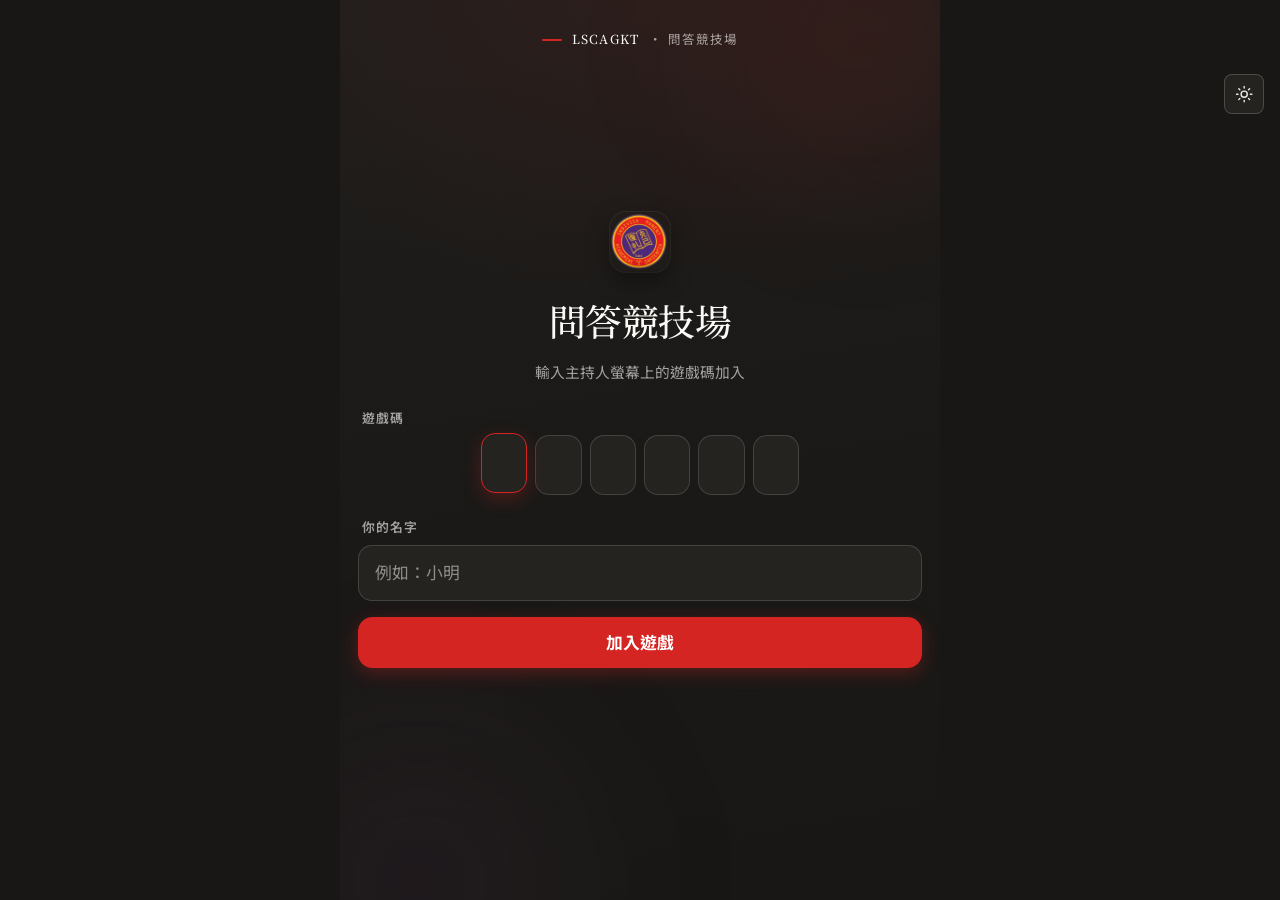
<file: play/index.html>
<!doctype html>
<html lang="zh-Hant" class="antialiased">
  <head>
    <meta charset="utf-8" />
    <meta name="viewport" content="width=device-width, initial-scale=1, viewport-fit=cover" />
    <link rel="stylesheet" href="../styles.css" />
    <style>html{background:#181715}</style>
    <meta name="theme-color" content="#181715" />
    <link rel="preconnect" href="https://fonts.googleapis.com" />
    <link rel="preconnect" href="https://fonts.gstatic.com" crossorigin />
    <link rel="icon" type="image/png" href="../assets/agk-icon.png" />
    <script src="../theme.js"></script>
    <link rel="stylesheet" href="https://fonts.googleapis.com/css2?family=Noto+Sans+TC:wght@400;500;700&family=Noto+Serif+TC:wght@400;700&display=swap" />
    <title>問答競技場 | LSCAGKT</title>
    <meta name="robots" content="noindex" />
    <style>
      /* =====================================================================
         問答競技場 · 舞台設計 v2（ redesiged to design-system v5.2 ）
         · 一體式暗場劇院：加入 → 遊戲 → 結算全在 #181715 舞台上
         · 電壓 = 校徽紅 #d42522（焦點／計時／你的標記）；學校金 #c69a3a
           只留給分數語意（連擊・得分・正確答案・頒獎台）
         · 選項保留四色快辨（紅／金／梅紫／綠），改用系統色調、平面化陰影
         · 動效只用 CSS keyframes（transform／opacity），尊重 prefers-reduced-motion
         ===================================================================== */
      :root {
        --stage-bg: #181715;
        --stage-elev: #252320;
        --stage-elev-2: #2a2825;
        --on-dark: #faf9f5;
        --on-dark-mute: rgb(250 249 245 / 62%);
        --on-dark-faint: rgb(250 249 245 / 50%);
        --hair-dark: rgb(255 255 255 / 14%);
        --hair-dark-soft: rgb(255 255 255 / 9%);
        --v-red: #d42522;
        --v-red-deep: #ae0906;
        --gold: #c69a3a;
        --gold-deep: #8a6a18;
        --ok-dark: #7bd39a;
        --err-dark: #f28779;
      }

      /* ===== 基礎 ===== */
      .play-wrap {
        position: relative;
        min-height: 100vh; min-height: 100dvh;
        display: flex; flex-direction: column;
        max-width: 560px; margin: 0 auto; padding: 1.1rem 1.1rem calc(1.1rem + env(safe-area-inset-bottom));
        box-sizing: border-box;
        overflow: hidden; overflow: clip; /* 裝飾光暈不造成橫向捲動 */
        background:
          radial-gradient(130% 62% at 50% 0%, rgb(212 37 34 / 7%), transparent 55%),
          linear-gradient(170deg, #201e1c 0%, #1a1917 55%, var(--stage-bg) 100%);
        color: var(--on-dark);
      }
      @media (min-width: 768px) { .play-wrap { max-width: 600px; } }

      /* 慢速漂移的品牌光暈（紅右上／梅紫左下），與首頁 hero 同源 */
      .play-glow {
        position: absolute; border-radius: 50%; filter: blur(64px);
        pointer-events: none; z-index: 0;
      }
      .play-glow-a {
        width: 420px; height: 420px; top: -170px; right: -130px;
        background: radial-gradient(circle at center, rgb(212 37 34 / 11%), transparent 70%);
        animation: pg-a 28s ease-in-out infinite alternate;
      }
      .play-glow-b {
        width: 500px; height: 500px; bottom: -230px; left: -170px;
        background: radial-gradient(circle at center, rgb(107 58 99 / 13%), transparent 70%);
        animation: pg-b 36s ease-in-out infinite alternate;
      }
      @keyframes pg-a { from { transform: translate3d(0, 0, 0) scale(1); } to { transform: translate3d(-56px, 44px, 0) scale(1.1); } }
      @keyframes pg-b { from { transform: translate3d(0, 0, 0) scale(1); } to { transform: translate3d(64px, -52px, 0) scale(1.07); } }

      .play-brand {
        position: relative; z-index: 1;
        display: inline-flex; align-items: center; justify-content: center; gap: 10px;
        align-self: center;
        padding: 0.8rem 0 1.2rem;
        color: var(--on-dark-mute); font-size: 0.78rem; letter-spacing: 0.16em;
      }
      .play-brand::before { content: ""; width: 20px; height: 2px; border-radius: 2px; background: var(--v-red); }
      .play-brand strong { font-family: "Noto Serif TC", serif; color: var(--on-dark); letter-spacing: 0.1em; font-weight: 500; }

      .screen { position: relative; z-index: 1; flex: 1; display: flex; flex-direction: column; }
      .conn { position: relative; z-index: 1; }

      /* ===== 加入（同一暗場） ===== */
      .join-box { margin: auto 0; display: flex; flex-direction: column; gap: 1rem; }
      .join-mark { display: flex; justify-content: center; margin-bottom: 0.3rem; }
      .join-mark img {
        width: 60px; height: 60px; border-radius: 16px;
        box-shadow: 0 8px 24px rgb(0 0 0 / 40%), 0 0 0 1px rgb(255 255 255 / 8%);
      }
      .join-title {
        font-family: "Noto Serif TC", serif; font-size: 2.3rem; font-weight: 500;
        letter-spacing: -0.015em; color: var(--on-dark); text-align: center; margin: 0;
      }
      .join-sub { text-align: center; color: var(--on-dark-mute); font-size: 0.92rem; margin: -0.45rem 0 0.5rem; }
      .field-label { font-size: 0.8rem; font-weight: 600; color: var(--on-dark-mute); margin: 0 0 -0.55rem 0.25rem; letter-spacing: 0.08em; }
      .pin-cells { display: flex; gap: 0.5rem; justify-content: center; }
      .pin-cell {
        width: 2.9rem; height: 3.7rem; text-align: center; padding: 0;
        border: 1.5px solid var(--hair-dark); border-radius: 14px;
        background: var(--stage-elev); color: var(--on-dark);
        font: inherit; font-size: 1.7rem; font-weight: 700; font-variant-numeric: tabular-nums;
        caret-color: var(--v-red);
        transition: border-color 150ms ease, transform 120ms ease, box-shadow 150ms ease, background 150ms ease;
      }
      .pin-cell:focus {
        outline: none; border-color: var(--v-red);
        transform: translateY(-2px); box-shadow: 0 6px 18px rgb(212 37 34 / 26%);
      }
      .pin-cell.filled { border-color: var(--on-dark-faint); background: var(--stage-elev-2); }
      @media (max-width: 360px) { .pin-cell { width: 2.4rem; height: 3.1rem; font-size: 1.4rem; } }
      .name-input {
        width: 100%; box-sizing: border-box; padding: 0.85rem 1.05rem;
        border: 1.5px solid var(--hair-dark); border-radius: 14px;
        background: var(--stage-elev); color: var(--on-dark); font: inherit; font-size: 1.05rem;
      }
      .name-input::placeholder { color: var(--on-dark-faint); }
      .name-input:focus { outline: 2px solid var(--v-red); outline-offset: 1px; border-color: transparent; }
      .shake { animation: shake 320ms ease; }
      @keyframes shake { 0%, 100% { transform: none; } 20% { transform: translateX(-7px); } 40% { transform: translateX(6px); } 60% { transform: translateX(-4px); } 80% { transform: translateX(3px); } }
      .btn {
        display: inline-flex; align-items: center; justify-content: center; gap: 6px;
        min-height: 3rem; padding: 0 1.3rem; border-radius: 14px; border: 1px solid var(--hair-dark);
        background: var(--stage-elev); color: var(--on-dark); font: inherit; font-size: 1rem; font-weight: 700;
        cursor: pointer; touch-action: manipulation; -webkit-tap-highlight-color: transparent;
        transition: opacity 150ms ease, background 150ms ease, transform 120ms ease;
      }
      .btn:focus-visible { outline: 2px solid rgb(250 249 245 / 85%); outline-offset: 2px; }
      .btn:disabled { opacity: 0.5; cursor: not-allowed; }
      .btn.primary { background: var(--v-red); border-color: var(--v-red); color: #fff; box-shadow: 0 5px 18px rgb(212 37 34 / 32%); }
      .btn.primary:hover { background: var(--v-red-deep); }
      .btn.primary:active { transform: scale(0.98); }
      .play-msg { text-align: center; font-size: 0.92rem; min-height: 1.4em; }
      .play-msg.err { color: var(--err-dark); }
      .play-msg.ok { color: var(--ok-dark); }

      /* ===== 大廳（舞台） ===== */
      .lobby-head { text-align: center; margin: 2rem 0 0.5rem; }
      .lobby-head .pin {
        font-family: "Noto Serif TC", serif; font-size: clamp(3.4rem, 18vw, 5.6rem); font-weight: 500;
        letter-spacing: 0.14em; color: var(--on-dark); line-height: 1.05; font-variant-numeric: tabular-nums;
        text-shadow: 0 4px 30px rgb(212 37 34 / 28%);
      }
      .lobby-head p { color: var(--on-dark-mute); margin: 0.6rem 0 0; font-size: 0.9rem; letter-spacing: 0.3em; }
      .me-badge {
        align-self: center; display: inline-flex; align-items: center; gap: 8px;
        padding: 0.55rem 1.2rem; border-radius: 9999px; margin-top: 1.1rem;
        background: rgb(212 37 34 / 13%); color: var(--on-dark); font-weight: 700;
        border: 1px solid rgb(212 37 34 / 45%);
      }
      .player-cloud { display: flex; flex-wrap: wrap; gap: 0.5rem; justify-content: center; margin-top: 1.6rem; }
      .chip {
        padding: 0.42rem 0.95rem; border-radius: 9999px; border: 1px solid var(--hair-dark-soft);
        background: rgb(255 255 255 / 6%); font-size: 0.92rem; color: var(--on-dark);
        animation: chipin 260ms ease backwards;
      }
      .player-cloud .chip:nth-child(2) { animation-delay: 40ms; }
      .player-cloud .chip:nth-child(3) { animation-delay: 80ms; }
      .player-cloud .chip:nth-child(4) { animation-delay: 120ms; }
      .player-cloud .chip:nth-child(5) { animation-delay: 160ms; }
      .player-cloud .chip:nth-child(6) { animation-delay: 200ms; }
      .player-cloud .chip:nth-child(7) { animation-delay: 240ms; }
      .player-cloud .chip:nth-child(8) { animation-delay: 280ms; }
      @keyframes chipin { from { opacity: 0; transform: scale(0.85); } to { opacity: 1; transform: none; } }
      .wait-note { text-align: center; color: var(--on-dark-mute); font-size: 0.9rem; margin: auto 0 1rem; }
      .leave {
        background: none; border: none; color: var(--on-dark-faint); text-decoration: underline;
        text-underline-offset: 3px; font: inherit; font-size: 0.85rem; cursor: pointer;
        padding: 0.5rem; touch-action: manipulation;
      }
      .leave:hover { color: var(--on-dark); }
      .leave:focus-visible { outline: 2px solid rgb(250 249 245 / 85%); outline-offset: 2px; border-radius: 6px; }

      /* ===== 題目（舞台） ===== */
      .dots { display: flex; gap: 5px; justify-content: center; margin: 0.3rem 0 0.9rem; flex-wrap: wrap; }
      .dot { width: 7px; height: 7px; border-radius: 9999px; background: rgb(250 249 245 / 22%); transition: width 200ms ease, background 200ms ease; }
      .dot.done { background: var(--v-red); }
      .dot.cur { background: var(--on-dark); width: 22px; }
      .q-top { display: flex; align-items: center; gap: 0.85rem; margin: 0.45rem 0 0.7rem; }
      .q-num { color: var(--on-dark-mute); font-size: 0.9rem; font-variant-numeric: tabular-nums; white-space: nowrap; }
      .streak-chip {
        display: inline-flex; align-items: center; gap: 4px; padding: 0.22rem 0.65rem;
        border-radius: 9999px; background: rgb(198 154 58 / 16%); border: 1px solid rgb(198 154 58 / 42%);
        color: var(--gold); font-size: 0.8rem; font-weight: 700; white-space: nowrap;
        animation: chipin 260ms ease;
      }
      .t-num { color: var(--on-dark); font-weight: 700; font-size: 1.15rem; font-variant-numeric: tabular-nums; min-width: 1.6em; text-align: right; transition: color 300ms ease; }
      .t-num.low { color: var(--err-dark); }
      .timer-track { flex: 1; height: 12px; border-radius: 9999px; background: rgb(255 255 255 / 10%); overflow: hidden; }
      .timer-fill { height: 100%; width: 100%; background: var(--on-dark); border-radius: 9999px; transition: width 250ms linear, background 300ms ease; }
      .timer-fill.low { background: var(--v-red); animation: tpulse 1s ease-in-out infinite; }
      @keyframes tpulse { 50% { opacity: 0.72; } }
      .q-text {
        font-family: "Noto Serif TC", serif; font-size: clamp(1.4rem, 5.6vw, 1.9rem); font-weight: 500; letter-spacing: -0.015em; line-height: 1.55;
        color: var(--on-dark); margin: 0 0 1.35rem; min-height: 2.9em; text-wrap: balance;
      }
      .answers { display: grid; grid-template-columns: 1fr 1fr; gap: 0.75rem; margin-bottom: 0.5rem; }
      .ans-btn {
        display: flex; align-items: center; gap: 0.7rem; text-align: left;
        min-height: 3.8rem; padding: 0.9rem 1.05rem; border-radius: 14px; border: 0;
        color: #fff; font: inherit; font-size: 1.02rem; font-weight: 700; line-height: 1.45;
        cursor: pointer; touch-action: manipulation; -webkit-tap-highlight-color: transparent;
        transition: transform 120ms ease, opacity 150ms ease, filter 150ms ease;
        box-shadow: inset 0 1px 0 rgb(255 255 255 / 16%), 0 6px 18px rgb(0 0 0 / 26%);
        animation: ansin 380ms cubic-bezier(0.22, 0.9, 0.36, 1) backwards;
      }
      .answers .ans-btn:nth-child(2) { animation-delay: 60ms; }
      .answers .ans-btn:nth-child(3) { animation-delay: 120ms; }
      .answers .ans-btn:nth-child(4) { animation-delay: 180ms; }
      @keyframes ansin { from { opacity: 0; transform: translateY(12px) scale(0.98); } to { opacity: 1; transform: none; } }
      .ans-btn .shp {
        display: inline-flex; align-items: center; justify-content: center; flex-shrink: 0;
        width: 2.1rem; height: 2.1rem; border-radius: 9px; background: rgb(255 255 255 / 22%);
      }
      .ans-btn .txt { flex: 1; min-width: 0; word-break: break-word; }
      @media (max-width: 480px) {
        .ans-btn { font-size: 0.94rem; min-height: 3.4rem; padding: 0.8rem 0.9rem; }
        .ans-btn .shp { width: 1.8rem; height: 1.8rem; }
      }
      .ans-btn:focus-visible { outline: 2px solid rgb(250 249 245 / 85%); outline-offset: 2px; }
      .ans-btn:active { transform: scale(0.98); }
      .ans-btn:disabled { cursor: default; filter: saturate(0.75) brightness(0.92); }
      /* 四色快辨：系統色調（校徽紅／學校金／梅紫／深綠） */
      .ans-red { background: #d42522; }
      .ans-gold { background: var(--gold-deep); }
      .ans-plum { background: #7d4273; }
      .ans-green { background: #2f7a52; }
      .ans-btn.right { outline: 4px solid var(--gold); outline-offset: -4px; }
      .ans-btn.picked { outline: 3px solid rgb(250 249 245 / 90%); outline-offset: -3px; transform: scale(0.98); }
      .ans-btn.dim { opacity: 0.35; }
      .submitted {
        margin: auto 0; text-align: center; display: flex; flex-direction: column; gap: 0.6rem; align-items: center;
      }
      /* ===== 每題開始前的 3·2·1 倒數 ===== */
      .cd-wrap { margin: auto 0; text-align: center; display: flex; flex-direction: column; align-items: center; gap: 0.4rem; }
      .cd-kicker { color: var(--on-dark-mute); font-size: 0.95rem; letter-spacing: 0.28em; margin: 0; }
      .cd-num {
        font-family: "Noto Serif TC", serif; font-weight: 500; font-size: clamp(5rem, 30vw, 8rem);
        line-height: 1; color: var(--on-dark); font-variant-numeric: tabular-nums;
        text-shadow: 0 4px 34px rgb(212 37 34 / 30%);
      }
      .cd-num.cd-pop { animation: cdpop 900ms cubic-bezier(0.22, 0.9, 0.36, 1); }
      @keyframes cdpop { 0% { transform: scale(1.35); opacity: 0.25; } 45% { transform: scale(1); opacity: 1; } 100% { transform: scale(1); opacity: 1; } }
      .cd-sub { color: var(--on-dark-mute); margin: 0; letter-spacing: 0.4em; font-size: 0.9rem; }
      .submitted .big { font-family: "Noto Serif TC", serif; font-size: 1.75rem; font-weight: 500; color: var(--on-dark); }
      .submitted p { color: var(--on-dark-mute); margin: 0; font-size: 0.94rem; }
      .submitted .pick {
        padding: 0.55rem 1.2rem; border-radius: 12px; border: 1px solid var(--hair-dark);
        background: rgb(255 255 255 / 7%); color: var(--on-dark); font-weight: 700; max-width: 100%; box-sizing: border-box;
      }
      .spinner {
        width: 30px; height: 30px; border-radius: 50%; margin-top: 0.6rem;
        border: 3px solid rgb(250 249 245 / 18%); border-top-color: var(--v-red);
        animation: spin 900ms linear infinite;
      }
      @keyframes spin { to { transform: rotate(360deg); } }

      /* ===== 揭曉（判定 + 分佈 + 連擊） ===== */
      .verdict { text-align: center; margin: 1rem 0 1.1rem; }
      .verdict .v-big {
        font-family: "Noto Serif TC", serif; font-size: clamp(2rem, 8vw, 2.7rem); font-weight: 500;
        animation: vpop 320ms ease; line-height: 1.2;
      }
      @keyframes vpop { 0% { transform: scale(0.72); opacity: 0; } 100% { transform: scale(1); opacity: 1; } }
      .verdict .v-good { color: var(--ok-dark); }
      .verdict .v-bad { color: var(--err-dark); }
      /* 揭曉全螢幕色調閃動（正確＝綠／錯誤＝紅） */
      body.flash-good::after, body.flash-bad::after {
        content: ""; position: fixed; inset: 0; pointer-events: none; z-index: 6;
        animation: tintflash 700ms ease forwards;
      }
      body.flash-good::after { background: radial-gradient(circle at 50% 55%, rgb(123 211 154 / 25%), transparent 62%); }
      body.flash-bad::after { background: radial-gradient(circle at 50% 55%, rgb(242 135 121 / 22%), transparent 62%); }
      @keyframes tintflash { 0% { opacity: 0; } 30% { opacity: 1; } 100% { opacity: 0; } }
      .verdict .v-sub { color: var(--on-dark-mute); font-size: 1rem; margin: 0.35rem 0 0; font-variant-numeric: tabular-nums; }
      .verdict .v-pts { color: var(--gold); font-weight: 700; }
      .verdict .v-rank, .verdict .v-gap {
        margin: 0.5rem 0 0; font-size: 0.98rem; color: var(--on-dark); font-variant-numeric: tabular-nums;
      }
      .verdict .v-gap { color: var(--on-dark-mute); margin-top: 0.25rem; }
      .v-streak {
        display: inline-flex; align-items: center; gap: 5px; margin-top: 0.6rem;
        padding: 0.32rem 0.85rem; border-radius: 9999px;
        background: rgb(198 154 58 / 16%); border: 1px solid rgb(198 154 58 / 48%);
        color: var(--gold); font-weight: 700; font-size: 0.92rem;
        animation: chipin 300ms ease backwards;
      }
      .rv-q {
        font-family: "Noto Serif TC", serif; font-weight: 500; font-size: 1rem; line-height: 1.6;
        color: rgb(250 249 245 / 85%); margin: 0.2rem 0 0.9rem; text-align: center;
      }
      .rv-opts { display: flex; flex-direction: column; gap: 0.5rem; }
      .rv-opt {
        position: relative; display: flex; align-items: center; gap: 0.7rem; overflow: hidden;
        padding: 0.7rem 0.95rem; border-radius: 12px; font-size: 0.95rem; font-weight: 700; color: #fff;
        box-shadow: inset 0 1px 0 rgb(255 255 255 / 14%);
      }
      .rv-opt .bar { position: absolute; inset: 0; width: 0; background: rgb(255 255 255 / 22%); transition: width 600ms cubic-bezier(0.22, 0.9, 0.36, 1); }
      .rv-opt .lab { position: relative; flex: 1; min-width: 0; word-break: break-word; }
      .rv-opt .cnt { position: relative; font-weight: 700; font-variant-numeric: tabular-nums; }
      .rv-opt.correct { outline: 3px solid var(--gold); outline-offset: -3px; }
      .rv-opt.correct .lab::after { content: "正確答案"; margin-left: 0.5rem; padding: 0.1rem 0.5rem; border-radius: 9999px; background: var(--gold); color: #1f1e1b; font-size: 0.72rem; vertical-align: 1px; }
      .rv-opt.mine { box-shadow: inset 0 0 0 2px rgb(250 249 245 / 55%), inset 0 1px 0 rgb(255 255 255 / 14%); }
      .rv-opt.mine .lab::before { content: "你"; margin-right: 0.5rem; padding: 0.1rem 0.5rem; border-radius: 9999px; background: rgb(250 249 245 / 22%); font-size: 0.72rem; }
      .rv-red { background: #d42522; }
      .rv-gold { background: var(--gold-deep); }
      .rv-plum { background: #7d4273; }
      .rv-green { background: #2f7a52; }
      .interlude { margin: auto 0; text-align: center; display: flex; flex-direction: column; gap: 0.6rem; align-items: center; }
      .interlude .big { font-family: "Noto Serif TC", serif; font-size: 1.75rem; font-weight: 500; color: var(--on-dark); }
      .interlude p { color: var(--on-dark-mute); margin: 0; font-size: 0.92rem; }

      /* 畫面轉場 */
      .view-anim { animation: vfade 280ms ease; }
      @keyframes vfade { from { opacity: 0; transform: translateY(8px); } to { opacity: 1; transform: none; } }

      /* 無障礙：螢幕閱讀器專用區 + 程式化焦點 */
      .sr-only {
        position: absolute; width: 1px; height: 1px; padding: 0; margin: -1px;
        overflow: hidden; clip: rect(0 0 0 0); white-space: nowrap; border: 0;
      }
      .q-text:focus, .verdict:focus, .board-title:focus { outline: none; }

      @media (prefers-reduced-motion: reduce) {
        .view-anim, .player-cloud .chip, .board-row, .verdict .v-big, .ans-btn, .v-streak, .streak-chip, .cd-num, .play-glow-a, .play-glow-b,
        .pod .p-block, .shake { animation: none !important; transition: none !important; }
        .timer-fill, .rv-opt .bar { transition: none !important; }
        .timer-fill.low { animation: none !important; }
        .spinner { animation-duration: 2.4s !important; }
        body.flash-good::after, body.flash-bad::after { display: none !important; }
      }

      /* ===== 排行（結束畫面，舞台） ===== */
      .board-title { font-family: "Noto Serif TC", serif; text-align: center; font-size: 1.6rem; color: var(--on-dark); margin: 1.3rem 0 1.1rem; }
      .board-list { display: flex; flex-direction: column; gap: 0.45rem; }
      .board-row {
        display: flex; align-items: center; gap: 0.8rem; padding: 0.7rem 1rem;
        border-radius: 12px; border: 1px solid var(--hair-dark-soft); background: rgb(255 255 255 / 5%); font-size: 0.95rem; color: var(--on-dark);
        animation: rowin 320ms ease backwards;
      }
      .board-row:nth-child(2) { animation-delay: 40ms; }
      .board-row:nth-child(3) { animation-delay: 80ms; }
      .board-row:nth-child(4) { animation-delay: 120ms; }
      .board-row:nth-child(5) { animation-delay: 160ms; }
      @keyframes rowin { from { opacity: 0; transform: translateY(8px); } to { opacity: 1; transform: none; } }
      .board-row .rk { width: 1.8em; color: var(--on-dark-mute); font-weight: 700; font-variant-numeric: tabular-nums; }
      .board-row .rk.m {
        width: 1.7em; height: 1.7em; border-radius: 50%; display: inline-flex;
        align-items: center; justify-content: center; color: #1f1e1b; font-size: 0.82rem; flex-shrink: 0;
      }
      .rk.m1 { background: var(--gold); }
      .rk.m2 { background: rgb(250 249 245 / 55%); }
      .rk.m3 { background: #b08d57; }
      .board-row .nm { flex: 1; min-width: 0; overflow: hidden; text-overflow: ellipsis; white-space: nowrap; }
      .board-row .sc { font-weight: 700; font-variant-numeric: tabular-nums; }
      .board-row.me { border-color: rgb(212 37 34 / 55%); background: rgb(212 37 34 / 12%); }

      /* ===== 頒獎台（舞台） ===== */
      .podium { display: flex; align-items: flex-end; justify-content: center; gap: 0.7rem; margin: 2.1rem 0 1.4rem; }
      .pod { width: 33%; max-width: 130px; text-align: center; }
      .pod .p-name { font-weight: 700; font-size: 0.95rem; overflow: hidden; text-overflow: ellipsis; white-space: nowrap; color: var(--on-dark); }
      .pod .p-score { color: var(--on-dark-mute); font-size: 0.8rem; font-variant-numeric: tabular-nums; }
      .pod .p-block {
        margin-top: 0.5rem; border-radius: 10px 10px 0 0; display: flex; align-items: center; justify-content: center;
        color: #1f1e1b; font-family: "Noto Serif TC", serif; font-weight: 500;
        box-shadow: inset 0 2px 0 rgb(255 255 255 / 25%);
        animation: podup 420ms cubic-bezier(0.22, 0.9, 0.36, 1) backwards;
      }
      @keyframes podup { from { transform: scaleY(0); transform-origin: bottom; } to { transform: scaleY(1); } }
      .pod.p1 .p-block { height: 92px; background: var(--gold); font-size: 1.7rem; animation-delay: 200ms; }
      .pod.p2 .p-block { height: 62px; background: rgb(250 249 245 / 55%); font-size: 1.35rem; animation-delay: 100ms; }
      .pod.p3 .p-block { height: 44px; background: #b08d57; color: #1f1e1b; font-size: 1.1rem; }
      .end-note { text-align: center; color: var(--on-dark-mute); font-size: 0.92rem; margin: auto 0 1rem; }
      .conn { text-align: center; color: var(--on-dark-mute); font-size: 0.78rem; padding: 0.4rem 0 0; }
    </style>
  </head>
  <body>
    <div class="play-wrap">
      <div class="play-glow play-glow-a" aria-hidden="true"></div>
      <div class="play-glow play-glow-b" aria-hidden="true"></div>
      <div class="play-brand"><strong>LSCAGKT</strong> · 問答競技場</div>
      <div class="screen" id="app"></div>
      <div id="srPolite" class="sr-only" aria-live="polite"></div>
      <div id="srAssertive" class="sr-only" role="alert"></div>
      <div class="conn" id="conn"></div>
    </div>

    <script>
      (function () {
        "use strict";
        var $ = function (id) { return document.getElementById("app"); };
        var app = $("app");
        var connEl = document.getElementById("conn");

        var K_PIN = "agkPlayPin", K_ID = "agkPlayId", K_NAME = "agkPlayName";
        function sGet(k) { try { return sessionStorage.getItem(k) || ""; } catch (e) { return ""; } }
        function sSet(k, v) { try { v ? sessionStorage.setItem(k, v) : sessionStorage.removeItem(k); } catch (e) {} }

        var pin = sGet(K_PIN), playerId = sGet(K_ID), myName = sGet(K_NAME);
        var view = pin && playerId ? "game" : "join";
        var serverOffset = 0;
        var answeredIndex = -1;   // 本題已提交（本地即時反饋）
        var chosen = -1;
        var streak = 0;           // 連續答對題數（跨題，本頁工作階段內）
        var bestStreak = 0;
        var pollBusy = false, answerBusy = false, pollTimer = null, tickTimer = null;
        var failCount = 0;

        function setView(html, focusView) {
          app.innerHTML = html;
          if (app.firstElementChild) {
            app.firstElementChild.classList.add("view-anim");
            if (focusView) {
              var h = app.querySelector("[data-view-focus]");
              if (h) { h.setAttribute("tabindex", "-1"); try { h.focus({ preventScroll: true }); } catch (e) { h.focus(); } }
            }
          }
        }

        var srPolite = document.getElementById("srPolite");
        var srAssertive = document.getElementById("srAssertive");
        function announce(text, assertive) {
          var el = assertive ? srAssertive : srPolite;
          if (!el || !text) return;
          el.textContent = "";
          window.setTimeout(function () { el.textContent = text; }, 30);
        }

        function esc(s) {
          return String(s == null ? "" : s).replace(/&/g, "&amp;").replace(/</g, "&lt;").replace(/>/g, "&gt;").replace(/"/g, "&quot;");
        }

        var SHAPES = [
          '<svg width="20" height="20" viewBox="0 0 24 24" fill="currentColor" aria-hidden="true"><path d="M12 4 L21 19 H3 Z"></path></svg>',
          '<svg width="20" height="20" viewBox="0 0 24 24" fill="currentColor" aria-hidden="true"><path d="M12 3 L21 12 L12 21 L3 12 Z"></path></svg>',
          '<svg width="20" height="20" viewBox="0 0 24 24" fill="currentColor" aria-hidden="true"><circle cx="12" cy="12" r="9"></circle></svg>',
          '<svg width="20" height="20" viewBox="0 0 24 24" fill="currentColor" aria-hidden="true"><rect x="4" y="4" width="16" height="16" rx="3"></rect></svg>'
        ];
        var CLS = ["ans-red", "ans-gold", "ans-plum", "ans-green"];

        function api(path, method, body) {
          return fetch("/api/game/" + path, {
            method: method || "GET",
            headers: { "Content-Type": "application/json" },
            body: body ? JSON.stringify(body) : undefined
          }).then(function (res) {
            return res.json().catch(function () { return {}; }).then(function (d) {
              if (!res.ok) throw new Error(d.error || "請求失敗（" + res.status + "）");
              return d;
            });
          });
        }

        /* ===================== 加入 ===================== */
        function renderJoin(msg, isErr) {
          setView(
            '<div class="join-box">' +
              '<div class="join-mark"><img src="/assets/agk-icon.png" alt="" width="56" height="56" /></div>' +
              '<h1 class="join-title">問答競技場</h1>' +
              '<p class="join-sub">輸入主持人螢幕上的遊戲碼加入</p>' +
              '<p class="field-label" id="pinLabel">遊戲碼</p>' +
              '<div class="pin-cells" id="pinCells" role="group" aria-labelledby="pinLabel">' +
                Array.from({ length: 6 }, function (_, i) {
                  return '<input class="pin-cell" data-i="' + i + '" inputmode="numeric" autocomplete="' + (i === 0 ? "one-time-code" : "off") + '" maxlength="1" aria-label="遊戲碼第 ' + (i + 1) + ' 位，共 6 位" />';
                }).join("") +
              "</div>" +
              '<label class="field-label" for="jName" style="margin-top:0.4rem;">你的名字</label>' +
              '<input class="name-input" id="jName" maxlength="16" placeholder="例如：小明" value="' + esc(myName) + '" />' +
              '<button class="btn primary" id="jGo" style="min-height:3.2rem; font-size:1.05rem;">加入遊戲</button>' +
              '<p class="play-msg ' + (isErr ? "err" : "") + '" id="jMsg" role="alert">' + esc(msg || "") + "</p>" +
            "</div>");
          var cells = Array.prototype.slice.call(app.querySelectorAll(".pin-cell"));
          cells.forEach(function (c, i) {
            c.addEventListener("input", function () {
              c.value = c.value.replace(/\D/g, "").slice(0, 1);
              c.classList.toggle("filled", !!c.value);
              if (c.value && i < 5) cells[i + 1].focus();
              if (cells.every(function (x) { return x.value; })) document.getElementById("jName").focus();
            });
            c.addEventListener("keydown", function (e) {
              if (e.key === "Backspace" && !c.value && i > 0) { cells[i - 1].focus(); cells[i - 1].value = ""; cells[i - 1].classList.remove("filled"); e.preventDefault(); }
              if (e.key === "Enter") doJoin();
            });
            c.addEventListener("paste", function (e) {
              e.preventDefault();
              var digits = (e.clipboardData.getData("text") || "").replace(/\D/g, "").slice(0, 6);
              digits.split("").forEach(function (d, k) { if (cells[k]) { cells[k].value = d; cells[k].classList.add("filled"); } });
              (cells[Math.min(digits.length, 5)] || cells[5]).focus();
            });
          });
          document.getElementById("jGo").addEventListener("click", doJoin);
          document.getElementById("jName").addEventListener("keydown", function (e) { if (e.key === "Enter") doJoin(); });
          if (!pin) cells[0].focus();
        }

        function pinFromCells() {
          return app.querySelectorAll(".pin-cell") ? Array.prototype.map.call(app.querySelectorAll(".pin-cell"), function (c) { return c.value; }).join("") : "";
        }
        function joinError(msg, target) {
          var msgEl = document.getElementById("jMsg");
          msgEl.textContent = msg; msgEl.className = "play-msg err";
          var el = target === "name" ? document.getElementById("jName") : document.getElementById("pinCells");
          if (el) { el.classList.remove("shake"); void el.offsetWidth; el.classList.add("shake"); }
        }

        function doJoin() {
          if (answerBusy) return;
          var p = pinFromCells();
          var n = document.getElementById("jName").value.trim();
          if (p.length !== 6) { joinError("請輸入完整 6 位遊戲碼。", "pin"); return; }
          if (!n) { joinError("請輸入名字。", "name"); return; }
          answerBusy = true;
          var goBtn = document.getElementById("jGo");
          if (goBtn) goBtn.disabled = true;
          var msgEl = document.getElementById("jMsg");
          msgEl.textContent = "加入中…"; msgEl.className = "play-msg";
          api("join", "POST", { pin: p, name: n })
            .then(function (d) {
              pin = p; playerId = d.playerId; myName = n;
              sSet(K_PIN, pin); sSet(K_ID, playerId); sSet(K_NAME, myName);
              view = "game";
              renderKey = "";
              renderWait("已加入，等待主持人開始…");
              startPolling();
            })
            .catch(function (err) {
              joinError(err.message || "加入失敗。", /遊戲碼/.test(err.message || "") ? "pin" : "name");
            })
            .finally(function () {
              answerBusy = false;
              if (goBtn) goBtn.disabled = false;
            });
        }

        /* ===================== 大廳／等待 ===================== */
        function leaveGame() {
          stopPolling();
          pin = ""; playerId = ""; myName = "";
          sSet(K_PIN, ""); sSet(K_ID, ""); sSet(K_NAME, "");
          view = "join";
          renderJoin();
        }

        function renderWait(text, players) {
          // 只顯示「其他玩家」，自己以徽章顯示（避免重複）
          var others = (players || []).filter(function (n) { return n !== myName; });
          var cloud = others.length
            ? '<p class="host-sub" style="text-align:center; margin:1.3rem 0 0.5rem; font-size:0.82rem; letter-spacing:0.1em;">房內玩家</p>' +
              '<div class="player-cloud">' + others.map(function (n) { return '<span class="chip">' + esc(n) + "</span>"; }).join("") + "</div>"
            : "";
          var total = players ? players.length : 1;
          app.innerHTML =
            '<div class="lobby-head"><div class="pin">' + esc(pin) + "</div><p>遊戲碼</p></div>" +
            '<div style="align-self:center;"><span class="me-badge">' + esc(myName) + "（你）</span></div>" +
            cloud +
            '<p class="wait-note" style="margin-top:auto;">共 ' + total + " 位玩家 · " + esc(text) + "</p>" +
            '<div class="spinner" style="align-self:center; margin-bottom:0.4rem;"></div>' +
            '<button type="button" class="leave" id="leaveBtn" style="align-self:center;">離開遊戲</button>';
          var lb = document.getElementById("leaveBtn");
          if (lb) lb.addEventListener("click", leaveGame);
        }

        /* ===================== 題目 ===================== */
        function streakHtml() {
          if (streak < 2) return "";
          return '<span class="streak-chip" title="連擊中"><svg width="12" height="12" viewBox="0 0 24 24" fill="none" stroke="currentColor" stroke-width="2.2" stroke-linecap="round" stroke-linejoin="round" aria-hidden="true"><path d="M8.5 14.5A2.5 2.5 0 0 0 11 12c0-1.38-.5-2-1-3-1.072-2.143-.224-4.054 2-6 .5 2.5 2 4.9 4 6.5 2 1.6 3 3.5 3 5.5a7 7 0 1 1-14 0c0-1.153.433-2.294 1-3a2.5 2.5 0 0 0 2.5 2.5z"></path></svg>' + streak + "</span>";
        }

        function renderQuestion(d) {
          if (answeredIndex !== d.index) { answeredIndex = -1; chosen = -1; }
          var answered = answeredIndex === d.index;
          var dots = [];
          for (var di = 0; di < d.total; di++) {
            dots.push('<span class="dot' + (di < d.index ? " done" : di === d.index ? " cur" : "") + '"></span>');
          }
          var opts = d.options.map(function (o, i) {
            var cls = "ans-btn " + (CLS[i] || "ans-plum");
            if (answered && chosen === i) cls += " right";
            return '<button type="button" class="' + cls + '" data-opt="' + i + '"' + (answered ? " disabled" : "") + ">" +
              '<span class="shp">' + SHAPES[i] + '</span><span class="txt">' + esc(o) + "</span></button>";
          }).join("");
          setView(
            '<div class="dots" aria-hidden="true">' + dots.join("") + "</div>" +
            '<div class="q-top"><span class="q-num">第 ' + (d.index + 1) + " / " + d.total + " 題</span>" +
              streakHtml() +
              '<div class="timer-track" aria-hidden="true"><div class="timer-fill" id="tFill"></div></div>' +
              '<span class="t-num" id="tNum"></span></div>' +
            '<h2 class="q-text" data-view-focus tabindex="-1">' + esc(d.q) + "</h2>" +
            '<div class="answers">' + opts + "</div>", true);
          if (!answered) {
            app.querySelectorAll(".ans-btn").forEach(function (b) {
              b.addEventListener("click", function () { submitAnswer(Number(b.dataset.opt), b); });
            });
          }
          startTicker(d);
        }

        function startTicker(d) {
          stopTicker();
          var ends = Date.parse(d.endsAt) - serverOffset;
          var dur = d.timeLimit ? d.timeLimit * 1000 : (d.timeMs || 20000);
          var milestone = null;
          tickTimer = setInterval(function () {
            var fill = document.getElementById("tFill");
            var num = document.getElementById("tNum");
            if (!fill) { stopTicker(); return; }
            var remain = Math.max(0, ends - Date.now());
            var pct = Math.max(0, Math.min(100, remain / dur * 100));
            fill.style.width = pct + "%";
            var secs = Math.ceil(remain / 1000);
            if (num) { num.textContent = secs; num.classList.toggle("low", remain <= 5000); }
            // 僅在關鍵秒數向螢幕閱讀器報時，避免洗版
            if ((secs === 10 || secs === 5) && milestone !== secs) {
              milestone = secs;
              announce(secs + " 秒");
            }
            if (remain <= 5000) fill.classList.add("low");
            if (remain <= 0) stopTicker();
          }, 250);
        }
        function stopTicker() { if (tickTimer) { clearInterval(tickTimer); tickTimer = null; } }

        /* ===================== 每題前的 3·2·1 倒數 ===================== */
        function renderCountdown(d, answerMs) {
          stopTicker();
          var dots = [];
          for (var di = 0; di < d.total; di++) {
            dots.push('<span class="dot' + (di < d.index ? " done" : di === d.index ? " cur" : "") + '"></span>');
          }
          setView(
            '<div class="dots" aria-hidden="true">' + dots.join("") + "</div>" +
            '<div class="cd-wrap" data-view-focus tabindex="-1">' +
              '<p class="cd-kicker">第 ' + (d.index + 1) + " / " + d.total + " 題</p>" +
              '<div class="cd-num" id="cdNum" aria-hidden="true">3</div>' +
              '<p class="cd-sub">準備</p>' +
            "</div>", true);
          startCdTicker(d, answerMs);
        }

        function startCdTicker(d, answerMs) {
          stopTicker();
          var answerStart = Date.parse(d.endsAt) - serverOffset - answerMs;
          var shown = null;
          tickTimer = setInterval(function () {
            var el = document.getElementById("cdNum");
            if (!el) { stopTicker(); return; }
            var remain = answerStart - Date.now();
            if (remain <= 0) { cdExpire(d); return; }
            var n = Math.max(1, Math.ceil(remain / 1000));
            if (n !== shown) {
              shown = n;
              el.textContent = n;
              el.classList.remove("cd-pop");
              void el.offsetWidth;
              el.classList.add("cd-pop");
              announce(n + " 秒後開始");
            }
          }, 200);
        }

        function cdExpire(d) {
          stopTicker();
          if (!pollBusy && lastData && lastData.status === "question" && lastData.index === d.index && answeredIndex !== d.index) {
            renderKey = "q:" + d.index + ":a";
            renderQuestion(lastData);
          } else {
            renderKey = "";
            if (!pollBusy) poll();
          }
        }

        function renderSubmitted(chosenText) {
          setView(
            '<div class="submitted"><div class="big">已提交</div>' +
            (chosenText ? '<p>你選了「' + esc(chosenText) + '」</p>' : "") +
            "<p>等待其他玩家作答…</p>" +
            '<div class="spinner"></div></div>');
        }

        function submitAnswer(opt, btn) {
          // 只受作答鎖限制（輪詢不會吃掉點擊）
          if (answerBusy || answeredIndex !== -1 || !lastData) return;
          answerBusy = true;
          chosen = opt;
          answeredIndex = lastData.index;
          // 0.1 秒即時回饋：先在被點的按鈕顯示選中狀態（NN/g 反饋時限），隨後切至已提交畫面
          if (btn) {
            btn.classList.add("picked");
            app.querySelectorAll(".ans-btn").forEach(function (x) {
              x.disabled = true;
              if (x !== btn) x.classList.add("dim");
            });
          }
          window.setTimeout(function () {
            var chosenText = lastData && lastData.options ? lastData.options[opt] : "";
            // 樂觀回饋：即時顯示已選，再送出
            renderKey = "q:" + lastData.index + ":s";
            renderSubmitted(chosenText);
            api("answer", "POST", { pin: pin, player: playerId, index: lastData.index, option: opt })
              .catch(function (err) {
                answeredIndex = -1; chosen = -1;
                renderKey = "";
                connEl.textContent = err.message || "提交失敗";
                if (lastData && lastData.status === "question") renderQuestion(lastData);
              })
              .finally(function () {
                answerBusy = false;
                // 若揭曉已到但剛才被作答鎖擋住，立即補一次輪詢顯示最新結果
                if (lastData && lastData.status === "reveal" && renderKey !== "r:" + lastData.index) poll();
              });
          }, 140);
        }

        /* ===================== 揭曉（判定 + 分佈 + 連擊） ===================== */
        function renderReveal(d) {
          stopTicker();
          var mine = d.my || {};
          var good = mine.answered && mine.correct;
          if (mine.answered && mine.correct) {
            streak++;
            if (streak > bestStreak) bestStreak = streak;
          } else {
            streak = 0;
          }
          var vBig = !mine.answered ? "未作答"
            : good ? "正確！"
            : "錯誤";
          var vCls = good ? "v-good" : "v-bad";
          /* 全螢幕色調閃動：只對已作答的反饋（未作答保持中性） */
          if (mine.answered) {
            document.body.classList.remove("flash-good", "flash-bad");
            void document.body.offsetWidth;
            document.body.classList.add(good ? "flash-good" : "flash-bad");
          }
          var sub = mine.answered && good ? '<span class="v-pts">+' + mine.points + " 分</span>"
            : !mine.answered ? "這題沒有取得分數"
            : "再接再厲";
          var rankLine = "";
          var rankText = "";
          if (mine.rank != null) {
            rankText = "目前第 " + mine.rank + " 名，" + (mine.score != null ? mine.score : 0) + " 分";
            if (mine.aheadName != null) {
              var gap = Math.max(0, (mine.aheadScore || 0) - (mine.score || 0));
              rankLine += '<p class="v-gap">落後 ' + esc(mine.aheadName) + " " + gap + " 分</p>";
              rankText += "，落後" + mine.aheadName + " " + gap + " 分";
            } else {
              rankLine += '<p class="v-gap">你是第一名！</p>';
              rankText += "，你是第一名！";
            }
          }
          var streakLine = streak >= 2
            ? '<div class="v-streak"><svg width="14" height="14" viewBox="0 0 24 24" fill="none" stroke="currentColor" stroke-width="2.2" stroke-linecap="round" stroke-linejoin="round" aria-hidden="true"><path d="M8.5 14.5A2.5 2.5 0 0 0 11 12c0-1.38-.5-2-1-3-1.072-2.143-.224-4.054 2-6 .5 2.5 2 4.9 4 6.5 2 1.6 3 3.5 3 5.5a7 7 0 1 1-14 0c0-1.153.433-2.294 1-3a2.5 2.5 0 0 0 2.5 2.5z"></path></svg>' + streak + " 連擊</div>"
            : "";

          /* 全班作答分佈 + 正確答案 */
          var opts = d.options || [];
          var counts = d.counts || [];
          var max = Math.max.apply(null, counts.concat([1]));
          var rows = opts.map(function (o, i) {
            var c = counts[i] || 0;
            var cls = "rv-opt " + (CLS[i] || "rv-plum").replace("ans-", "rv-");
            if (i === d.correct) cls += " correct";
            if (mine.answered && chosen === i) cls += " mine";
            return '<div class="' + cls + '"><span class="bar"></span><span class="lab">' + esc(o) + '</span><span class="cnt">' + c + "</span></div>";
          }).join("");

          setView(
            '<div class="verdict" data-view-focus tabindex="-1"><div class="v-big ' + vCls + '">' + vBig + "</div>" +
            '<p class="v-sub">' + sub + "</p>" +
            streakLine +
            rankLine +
            '<p class="v-score" style="display:none;"></p></div>' +
            '<p class="rv-q">' + esc(d.q || "") + "</p>" +
            '<div class="rv-opts">' + rows + "</div>", true);
          /* 分佈條動畫：先渲染再展開寬度 */
          window.setTimeout(function () {
            var bars = app.querySelectorAll(".rv-opt .bar");
            opts.forEach(function (_, i) {
              if (bars[i]) bars[i].style.width = Math.round((counts[i] || 0) / max * 100) + "%";
            });
          }, 60);
          announce(vBig + (mine.answered && good ? "得 " + mine.points + " 分。" : "") +
            (streak >= 2 ? streak + " 連擊。" : "") +
            "正確答案是" + (opts[d.correct] || "") + "。" +
            (opts.length ? "作答分佈：" + opts.map(function (o, i) { return o + " " + (counts[i] || 0) + "人"; }).join("，") + "。" : "") +
            rankText, true);
        }

        /* ===================== 題間（排行榜只在主持台顯示） ===================== */
        function renderIntermission() {
          setView(
            '<div class="interlude"><div class="big">下一題即將開始</div>' +
            "<p>請留意主持人螢幕上的排行榜</p>" +
            '<div class="spinner"></div></div>');
        }

        /* ===================== 排行（僅最終畫面使用） ===================== */
        function boardRows(d) {
          return (d.standings || []).map(function (r, i) {
            var rk = i < 3 ? '<span class="rk m m' + (i + 1) + '">' + (i + 1) + "</span>" : '<span class="rk">' + (i + 1) + "</span>";
            var cls = "board-row" + (r.name === myName ? " me" : "");
            return '<div class="' + cls + '">' + rk + '<span class="nm">' + esc(r.name) + '</span><span class="sc">' + r.score + "</span></div>";
          }).join("");
        }

        /* ===================== 頒獎台 ===================== */
        function renderEnded(d) {
          stopPolling();
          var pod = d.podium || [];
          var order = [pod[1], pod[0], pod[2]]; // 2 1 3
          var blocks = order.map(function (p, i) {
            var place = i === 1 ? 1 : i === 0 ? 2 : 3;
            return '<div class="pod p' + place + '"><div class="p-name">' + esc(p ? p.name : "") + "</div>" +
              '<div class="p-score">' + (p ? p.score + " 分" : "") + "</div>" +
              '<div class="p-block">' + place + "</div></div>";
          }).join("");
          setView(
            '<h2 class="board-title" data-view-focus tabindex="-1">遊戲結束</h2>' +
            '<div class="podium">' + blocks + "</div>" +
            '<div class="board-list">' + boardRows(d) + "</div>" +
            '<p class="end-note">感謝參與！</p>' +
            '<button type="button" class="leave" id="againBtn" style="align-self:center;">離開</button>', true);
          var note = app.querySelector(".end-note");
          if (d.my) {
            note.textContent = "你排第 " + d.my.rank + " 名 · " + d.my.score + " 分" +
              (bestStreak >= 2 ? " · 最佳連擊 " + bestStreak : "") + " · 感謝參與！";
          } else if (bestStreak >= 2) {
            note.textContent = "最佳連擊 " + bestStreak + " · 感謝參與！";
          }
          var ab = document.getElementById("againBtn");
          if (ab) ab.addEventListener("click", leaveGame);
        }

        /* ===================== 輪詢 ===================== */
        var lastData = null;
        var renderKey = "";
        var offsetReady = false;

        // 伺服器時鐘校正：RTT/2 修正 + 指數平滑，避免進度條跳動
        function noteOffset(nowIso, t0, t1) {
          if (!nowIso) return;
          var off = Date.parse(nowIso) + Math.max(0, t1 - t0) / 2 - t1;
          serverOffset = offsetReady ? serverOffset * 0.7 + off * 0.3 : off;
          offsetReady = true;
        }

        function startPolling() {
          stopPolling();
          pollTimer = setInterval(poll, 1000);
          poll();
        }
        function stopPolling() { if (pollTimer) { clearInterval(pollTimer); pollTimer = null; } }

        function poll() {
          if (pollBusy) return;
          pollBusy = true;
          var t0 = Date.now();
          api("state?pin=" + encodeURIComponent(pin) + "&player=" + encodeURIComponent(playerId))
            .then(function (d) {
              var t1 = Date.now();
              failCount = 0;
              connEl.textContent = "";
              noteOffset(d.now, t0, t1);
              if (d.endsAt && d.startedAt && d.timeMs == null) {
                d.timeMs = Date.parse(d.endsAt) - Date.parse(d.startedAt);
              }
              var prev = lastData;
              lastData = d;
              // 換題或重新進入作答階段時重設本地提交狀態
              if (prev && (d.index !== prev.index || (d.status === "question" && prev.status !== "question"))) {
                answeredIndex = -1;
              }

              if (d.status === "lobby") {
                if (renderKey !== "lobby") announce("等待主持人開始");
                renderKey = "lobby";
                renderWait("等待主持人開始…", d.players);
              } else if (d.status === "question") {
                var submitted = answeredIndex === d.index;
                /* 每題前的倒數緩衝：endsAt−startedAt 多出的部分就是準備時間 */
                var bufferMs = Math.max(0, (d.timeMs || 0) - (d.timeLimit || 20) * 1000);
                var answerMs = Math.max(1000, (d.timeMs || (d.timeLimit || 20) * 1000) - bufferMs);
                var remainMs = Date.parse(d.endsAt) - serverOffset - Date.now();
                var inBuffer = !submitted && bufferMs > 0 && remainMs > answerMs;
                var key = inBuffer ? "cd:" + d.index : "q:" + d.index + ":" + (submitted ? "s" : "a");
                if (renderKey !== key) {
                  renderKey = key;
                  if (inBuffer) {
                    renderCountdown(d, answerMs);
                    announce("第 " + (d.index + 1) + " 題，準備開始", true);
                  } else if (submitted) {
                    renderSubmitted();
                    announce("答案已提交，等待其他玩家");
                  } else {
                    renderQuestion(d);
                    announce("第 " + (d.index + 1) + " 題，共 " + d.total + " 題。題目：" + d.q +
                      "。選項：" + d.options.join("、") + "。" + Math.round(answerMs / 1000) + " 秒作答", true);
                  }
                }
              } else if (d.status === "reveal") {
                /* 作答請求還在途中時先不渲染揭曉，避免誤顯示「未作答」；
                   提交完成後會立即補一次輪詢 */
                if (renderKey !== "r:" + d.index && !answerBusy) {
                  renderKey = "r:" + d.index;
                  renderReveal(d);
                }
              } else if (d.status === "board") {
                if (renderKey !== "b") {
                  renderKey = "b";
                  renderIntermission();
                  announce("本題結束，請留意主持人螢幕上的排行榜");
                }
              } else if (d.status === "ended") {
                if (renderKey !== "e") {
                  renderKey = "e";
                  renderEnded(d);
                  announce(d.my ? "遊戲結束。你最終第 " + d.my.rank + " 名，得 " + d.my.score + " 分" : "遊戲結束", true);
                }
              }
            })
            .catch(function (err) {
              failCount++;
              connEl.textContent = failCount >= 3 ? "連線不穩定，重試中…" : "";
              if (failCount > 12) {
                stopPolling();
                connEl.textContent = "連線中斷，請重新整理頁面。";
              }
            })
            .finally(function () { pollBusy = false; });
        }

        /* ===================== 啟動 ===================== */
        if (view === "game") {
          startPolling();
        } else {
          renderJoin();
        }
      })();
    </script>
  </body>
</html>
</file>
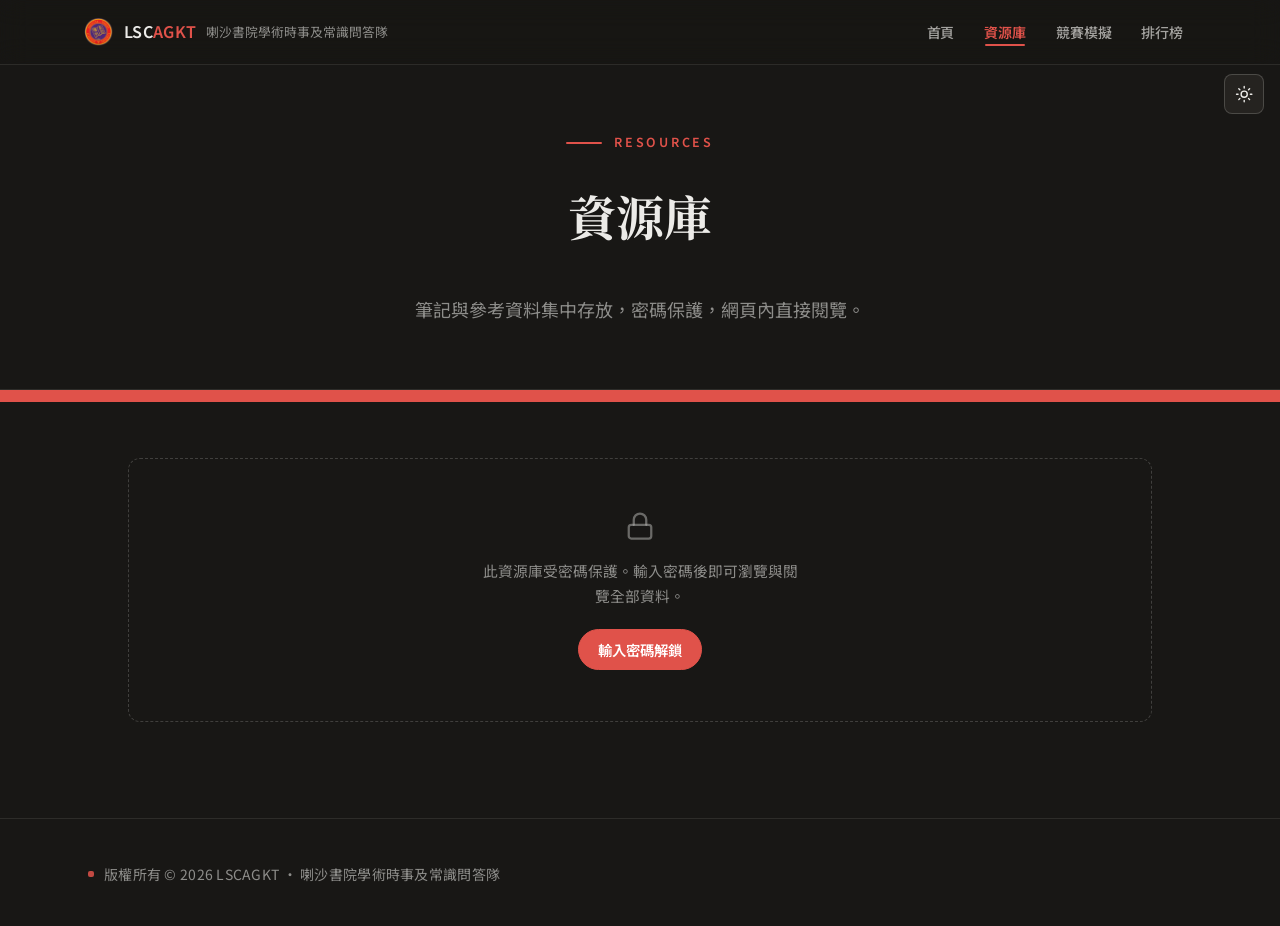
<file: training/index.html>
<!doctype html>
<html lang="zh-Hant" class="antialiased">
  <head>
    <meta charset="utf-8" />
    <meta name="viewport" content="width=device-width, initial-scale=1" />
    <link rel="stylesheet" href="../styles.css" />
        <link rel="preload" as="image" href="/assets/agk-icon.png" />
    <style>html{background:#fafafa}html.dark-mode{background:#181715}</style>
    <script type="speculationrules">
      {"prefetch": [{"source": "list", "urls": ["/", "/training", "/competition/", "/leaderboard/"], "eagerness": "immediate"}]}
    </script>
<link rel="preconnect" href="https://fonts.googleapis.com" />
    <link rel="preconnect" href="https://fonts.gstatic.com" crossorigin />
    <link rel="icon" type="image/png" href="../assets/agk-icon.png" />
    <script src="../theme.js"></script>
    <link rel="stylesheet" href="https://fonts.googleapis.com/css2?family=Noto+Sans+TC:wght@400;500;700&family=Noto+Serif+TC:wght@400;700&display=swap" />
    <title>資源庫 | LSCAGKT</title>
    <meta name="description" content="LSCAGKT 資源庫：集中存放筆記、歷屆試題與溫習資料，密碼保護，可在網頁內直接閱覽。" />
    <style>
      /* ---- 資源庫 ---- */
      .res-section-title {
        display: flex;
        align-items: baseline;
        gap: 0.75rem;
        font-family: "Noto Serif TC", "Songti TC", serif;
        font-size: 1.4rem;
        font-weight: 700;
        color: var(--purple);
        margin: 0;
      }
      .dark-mode .res-section-title {
        color: #e3c6dc;
      }
      .res-section-note {
        color: var(--muted);
        font-size: 0.88rem;
        margin: 0.2rem 0 0;
      }
      .res-grid {
        display: grid;
        gap: 1.25rem;
        grid-template-columns: repeat(auto-fill, minmax(270px, 1fr));
        margin-top: 1.4rem;
      }
      .res-card {
        position: relative;
        display: flex;
        flex-direction: column;
        gap: 0.65rem;
        width: 100%;
        padding: 1.3rem 1.3rem 1.2rem;
        text-align: left;
        background: var(--surface);
        border: 1px solid var(--hairline);
        border-radius: var(--radius);
        cursor: pointer;
        font: inherit;
        color: var(--ink);
        touch-action: manipulation;
        -webkit-tap-highlight-color: transparent;
        transition: transform 160ms ease, border-color 160ms ease;
      }
      @media (hover: hover) {
.res-card:hover {
          border-color: var(--hairline-strong);
        }
      }
      .res-card:focus-visible {
        outline: 3px solid var(--school-gold);
        outline-offset: 2px;
      }
      .res-top {
        display: flex;
        align-items: center;
        justify-content: space-between;
        gap: 0.6rem;
      }
      .res-badge {
        display: inline-flex;
        align-items: center;
        gap: 6px;
        padding: 4px 12px;
        border-radius: 9999px;
        background: var(--rose-soft);
        color: var(--lasalle-red-dark);
        font-size: 0.75rem;
        font-weight: 700;
        letter-spacing: 0.1em;
      }
      .dark-mode .res-badge {
        background: rgb(224 82 74 / 14%);
        color: #f28779;
      }
      .res-badge.extra {
        background: var(--gold-soft, #efe4c8);
        color: #7a5c14;
      }
      .dark-mode .res-badge.extra {
        background: rgb(226 187 98 / 16%);
        color: #e2bb62;
      }
      .res-title {
        font-family: "Noto Serif TC", "Songti TC", serif;
        font-size: 1.15rem;
        font-weight: 700;
        color: var(--purple);
        margin: 0;
        line-height: 1.45;
      }
      .dark-mode .res-title {
        color: #e3c6dc;
      }
      .res-desc {
        margin: 0;
        color: var(--muted);
        font-size: 0.92rem;
        line-height: 1.7;
      }
      .res-meta {
        margin-top: auto;
        padding-top: 0.65rem;
        border-top: 1px solid var(--hairline);
        display: flex;
        gap: 0.9rem;
        color: var(--muted);
        font-size: 0.8rem;
        font-variant-numeric: tabular-nums;
      }
      .res-hint {
        margin-top: 1.5rem;
        text-align: center;
        color: var(--muted);
        font-size: 0.88rem;
      }
      .res-hint svg {
        vertical-align: -2px;
        margin-right: 4px;
      }

      /* ---- Drive 式懸停預覽（只於桌面裝置） ---- */
      .res-preview {
        position: fixed;
        z-index: 95;
        width: 284px;
        padding: 0.8rem;
        background: var(--surface);
        border: 1px solid var(--hairline);
        border-radius: 16px;
        box-shadow: var(--shadow-popover);
        opacity: 0;
        transform: translateY(4px);
        transition: opacity 160ms ease, transform 160ms ease;
        pointer-events: none;
        display: none;
      }
      .res-preview.show {
        display: block;
      }
      .res-preview.visible {
        opacity: 1;
        transform: translateY(0);
      }
      .res-preview-img {
        display: block;
        width: 100%;
        height: 300px;
        object-fit: contain;
        object-position: top center;
        border: 1px solid var(--hairline);
        border-radius: 10px;
        background: #efe9de;
      }
      .dark-mode .res-preview-img {
        background: #252320;
      }
      .res-preview-title {
        margin: 0.6rem 0 0;
        font-family: "Noto Serif TC", "Songti TC", serif;
        font-size: 0.92rem;
        font-weight: 500;
        color: var(--purple);
        line-height: 1.4;
      }
      .dark-mode .res-preview-title {
        color: #e3c6dc;
      }
      .res-preview-meta {
        margin-top: 0.25rem;
        color: var(--muted);
        font-size: 0.78rem;
      }
      @media (hover: none) {
        .res-preview {
          display: none !important;
        }
      }

      /* ---- 閱覽器（全頁覆蓋） ---- */
      .viewer {
        position: fixed;
        inset: 0;
        z-index: 120;
        display: none;
        flex-direction: column;
        background: rgb(20 14 30 / 72%);
        -webkit-backdrop-filter: blur(6px);
        backdrop-filter: blur(6px);
        padding: max(1rem, env(safe-area-inset-top)) max(1rem, env(safe-area-inset-right)) max(1rem, env(safe-area-inset-bottom)) max(1rem, env(safe-area-inset-left));
      }
      .viewer.open {
        display: flex;
      }
      .viewer-sheet {
        flex: 1;
        min-height: 0;
        display: flex;
        flex-direction: column;
        background: var(--surface);
        border-radius: 16px;
        overflow: hidden;
        box-shadow: var(--shadow-popover);
      }
      .viewer-bar {
        display: flex;
        align-items: center;
        gap: 0.6rem;
        padding: 0.65rem 0.9rem;
        border-bottom: 1px solid var(--hairline);
        background: var(--surface);
      }
      .viewer-title {
        flex: 1;
        min-width: 0;
        font-family: "Noto Serif TC", "Songti TC", serif;
        font-weight: 700;
        color: var(--purple);
        white-space: nowrap;
        overflow: hidden;
        text-overflow: ellipsis;
        font-size: 0.95rem;
      }
      .dark-mode .viewer-title {
        color: #e3c6dc;
      }
      .viewer-btn {
        display: inline-flex;
        align-items: center;
        gap: 6px;
        min-height: 2.4rem;
        padding: 0 0.95rem;
        border-radius: 9999px;
        border: 1px solid var(--hairline);
        background: var(--surface);
        color: var(--ink);
        font-size: 0.85rem;
        font-weight: 600;
        cursor: pointer;
        touch-action: manipulation;
        -webkit-tap-highlight-color: transparent;
        transition: border-color 150ms ease, background 150ms ease;
        text-decoration: none;
      }
      .viewer-btn:hover {
        border-color: var(--purple);
      }
      .viewer-btn.primary {
        background: var(--red);
        border-color: var(--red);
        color: #ffffff;
      }
      .viewer-btn.primary:hover {
        background: var(--lasalle-red-dark);
        border-color: var(--lasalle-red-dark);
      }
      .viewer-frame {
        flex: 1;
        min-height: 0;
        width: 100%;
        border: 0;
        background: #403e39;
      }
      @media (max-width: 640px) {
        .viewer {
          padding: 0.5rem;
        }
        .viewer-btn span.label {
          display: none;
        }
        .viewer-btn {
          padding: 0 0.75rem;
        }
      }

      /* ===== 資源庫密碼閘（伺服器端驗證 + 自訂對話框） ===== */
      .gate-backdrop {
        position: fixed; inset: 0; background: rgb(20 20 19 / 42%);
        display: none; align-items: center; justify-content: center;
        padding: 1rem; z-index: 90;
      }
      .gate-backdrop.show { display: flex; }
      .gate-card {
        width: min(92vw, 380px); background: var(--surface);
        border: 1px solid var(--hairline); border-radius: var(--radius);
        padding: 1.8rem 1.6rem 1.5rem;
        box-shadow: 0 24px 60px rgb(0 0 0 / 24%);
        animation: gatein 240ms cubic-bezier(0.22, 0.61, 0.36, 1);
      }
      @keyframes gatein { from { opacity: 0; transform: translateY(10px) scale(0.98); } to { opacity: 1; transform: none; } }
      .gate-card h2 { font-family: var(--font-serif); font-size: 1.3rem; font-weight: 500; color: var(--purple); margin: 0 0 0.3rem; }
      .dark-mode .gate-card h2 { color: #e3c6dc; }
      .gate-card > p { color: var(--muted); font-size: 0.88rem; margin: 0 0 1.1rem; }
      .gate-card label { display: block; font-size: 0.82rem; font-weight: 600; margin-bottom: 0.35rem; color: var(--ink); }
      .gate-input {
        width: 100%; box-sizing: border-box; padding: 0.6rem 0.8rem;
        border: 1.5px solid var(--hairline-strong, var(--hairline)); border-radius: 8px;
        background: var(--cream, #faf9f5); color: var(--ink); font: inherit; font-size: 0.95rem;
      }
      .dark-mode .gate-input { background: rgb(255 255 255 / 4%); }
      .gate-input:focus { outline: 2px solid var(--school-gold, #c9a227); outline-offset: 1px; }
      .gate-actions { display: flex; gap: 0.5rem; margin-top: 1rem; }
      .gate-btn {
        display: inline-flex; align-items: center; justify-content: center;
        min-height: 2.6rem; padding: 0 1.2rem; border-radius: 9999px;
        border: 1px solid var(--hairline); background: var(--surface); color: var(--ink);
        font: inherit; font-size: 0.9rem; font-weight: 600; cursor: pointer;
        touch-action: manipulation; -webkit-tap-highlight-color: transparent;
        transition: border-color 150ms ease, background 150ms ease, transform 120ms ease;
      }
      .gate-btn:hover { border-color: var(--purple); }
      .gate-btn:active { transform: scale(0.98); }
      .gate-btn:disabled { opacity: 0.5; cursor: not-allowed; }
      .gate-btn.primary { background: var(--red); border-color: var(--red); color: #fff; }
      .gate-btn.primary:hover { background: var(--red-active, #ae0906); border-color: var(--red-active, #ae0906); }
      .gate-err { color: #b3261e; font-size: 0.85rem; min-height: 1.2em; margin: 0.6rem 0 0; }
      .dark-mode .gate-err { color: #f28779; }
      /* 密碼顯示切換 */
      .pw-wrap { position: relative; }
      .pw-wrap .gate-input { padding-right: 2.7rem; }
      .pw-toggle {
        position: absolute; right: 6px; top: 50%; transform: translateY(-50%);
        width: 34px; height: 34px; display: inline-flex; align-items: center; justify-content: center;
        background: none; border: 0; border-radius: 8px; color: var(--muted); cursor: pointer;
        touch-action: manipulation; -webkit-tap-highlight-color: transparent;
      }
      .pw-toggle:hover { color: var(--ink); background: var(--hairline-soft); }
      .pw-toggle:focus-visible { outline: 2px solid var(--red); outline-offset: 1px; }
      .pw-toggle .hidden { display: none; }
      .gate-shake { animation: gateshake 320ms ease; }
      @keyframes gateshake { 0%, 100% { transform: none; } 20% { transform: translateX(-7px); } 40% { transform: translateX(6px); } 60% { transform: translateX(-4px); } 80% { transform: translateX(3px); } }
      .gate-lock {
        display: none; text-align: center; padding: 3.2rem 1.2rem;
        border: 1.5px dashed var(--hairline-strong, var(--hairline));
        border-radius: var(--radius); margin-bottom: 2.5rem;
      }
      .gate-lock.show { display: block; }
      .gate-lock .gate-lock-icon { color: var(--muted); opacity: 0.7; }
      .gate-lock p { color: var(--muted); font-size: 0.92rem; margin: 0.7rem auto 1.3rem; max-width: 320px; line-height: 1.7; }
      @media (prefers-reduced-motion: reduce) {
        .gate-card, .gate-shake { animation: none !important; }
      }
    </style>
  </head>
  <body>
    <div class="flex min-h-screen flex-col bg-cream text-ink">
      <header class="site-header"><div class="site-header-inner"><a class="brand" href="/"><img class="brand-icon" src="/assets/agk-icon.png" width="30" height="30" alt="LSCAGKT 校徽標誌" /><span class="brand-name">LSC<span class="accent">AGKT</span></span><span class="brand-zh">喇沙書院學術時事及常識問答隊</span></a><nav class="site-nav" id="siteNav"><a href="/">首頁</a><a href="/training" aria-current="page">資源庫</a><a href="/competition/">競賽模擬</a><a href="/leaderboard/">排行榜</a></nav><button type="button" class="nav-toggle" aria-expanded="false" aria-label="開啟選單"><svg xmlns="http://www.w3.org/2000/svg" width="22" height="22" viewBox="0 0 24 24" fill="none" stroke="currentColor" stroke-width="2" stroke-linecap="round" stroke-linejoin="round" aria-hidden="true"><path d="M4 12h16"></path><path d="M4 18h16"></path><path d="M4 6h16"></path></svg></button></div></header>
      <main class="flex-1">
        <section class="bg-purple px-4 py-16 text-cream sm:px-6 sm:py-20">
          <div class="mx-auto max-w-3xl text-center">
            <p class="text-sm tracking-[0.2em] text-plum-soft">RESOURCES</p>
            <h1 class="mt-3 font-serif text-4xl font-bold sm:text-5xl">資源庫</h1>
            <p class="mt-4 text-lg text-plum-soft">筆記與參考資料集中存放，密碼保護，網頁內直接閱覽。</p>
          </div>
        </section>
        <div class="stripes h-3 w-full" aria-hidden="true"></div>
        <section class="bg-cream px-4 py-14 sm:px-6 sm:py-16">
          <div class="mx-auto max-w-5xl">
            <!-- 未解鎖時顯示鎖定卡，隱藏清單 -->
            <div class="gate-lock" id="gateLock">
              <span class="gate-lock-icon"><svg width="30" height="30" viewBox="0 0 24 24" fill="none" stroke="currentColor" stroke-width="1.8" stroke-linecap="round" stroke-linejoin="round" aria-hidden="true"><rect x="3" y="11" width="18" height="11" rx="2" ry="2"></rect><path d="M7 11V7a5 5 0 0 1 10 0v4"></path></svg></span>
              <p>此資源庫受密碼保護。輸入密碼後即可瀏覽與閱覽全部資料。</p>
              <button type="button" class="gate-btn primary" id="gateOpen">輸入密碼解鎖</button>
            </div>

            <div id="resContent">
              <h2 class="res-section-title">隊伍資源</h2>
              <p class="res-section-note">競賽參考資料與練習資源。</p>
              <div class="res-grid" id="resGrid"></div>

              <h2 class="res-section-title" style="margin-top: 3rem;">延伸資料</h2>
              <p class="res-section-note">非隊伍相關的個人研習資料。</p>
              <div class="res-grid" id="resGridExtra"></div>

              <p class="res-hint">
                <svg width="14" height="14" viewBox="0 0 24 24" fill="none" stroke="currentColor" stroke-width="2" stroke-linecap="round" stroke-linejoin="round" aria-hidden="true"><rect x="3" y="11" width="18" height="11" rx="2" ry="2"></rect><path d="M7 11V7a5 5 0 0 1 10 0v4"></path></svg>
                所有資料受密碼保護 · 桌面裝置可懸停預覽首頁 · 開啟後可於本頁直接閱覽、另開視窗或下載
              </p>
            </div>
          </div>
        </section>
      </main>
      <footer class="bg-purple-deep"><div class="mx-auto max-w-6xl px-4 py-10 sm:px-6"><p class="text-sm text-muted" style="margin: 0;">版權所有 © 2026 LSCAGKT · 喇沙書院學術時事及常識問答隊</p></div></footer>
    </div>

    <!-- 懸停預覽（Drive 式） -->
    <div class="res-preview" id="resPreview" aria-hidden="true">
      <img class="res-preview-img" id="previewImg" alt="" />
      <p class="res-preview-title" id="previewTitle"></p>
      <p class="res-preview-meta" id="previewMeta"></p>
    </div>

    <!-- 資源庫密碼對話框（伺服器端驗證） -->
    <div class="gate-backdrop" id="gateBackdrop" role="dialog" aria-modal="true" aria-labelledby="gateTitle">
      <div class="gate-card" id="gateCard">
        <h2 id="gateTitle">受密碼保護</h2>
        <p>請輸入資源庫密碼以瀏覽及閱覽全部資料。驗證後 24 小時內無需重新輸入。</p>
        <form id="gateForm">
          <label for="gatePass">密碼</label>
          <div class="pw-wrap">
            <input class="gate-input" type="password" id="gatePass" autocomplete="current-password" />
            <button type="button" class="pw-toggle" data-for="gatePass" aria-label="顯示密碼">
              <svg class="eye-open" width="17" height="17" viewBox="0 0 24 24" fill="none" stroke="currentColor" stroke-width="2" stroke-linecap="round" stroke-linejoin="round" aria-hidden="true"><path d="M1 12s4-8 11-8 11 8 11 8-4 8-11 8-11-8-11-8z"></path><circle cx="12" cy="12" r="3"></circle></svg>
              <svg class="eye-closed hidden" width="17" height="17" viewBox="0 0 24 24" fill="none" stroke="currentColor" stroke-width="2" stroke-linecap="round" stroke-linejoin="round" aria-hidden="true"><path d="M17.94 17.94A10.07 10.07 0 0 1 12 20c-7 0-11-8-11-8a18.45 18.45 0 0 1 5.06-5.94M9.9 4.24A9.12 9.12 0 0 1 12 4c7 0 11 8 11 8a18.5 18.5 0 0 1-2.16 3.19m-6.72-1.07a3 3 0 1 1-4.24-4.24"></path><line x1="1" y1="1" x2="23" y2="23"></line></svg>
            </button>
          </div>
          <p class="gate-err" id="gateErr" role="alert"></p>
          <div class="gate-actions">
            <button type="submit" class="gate-btn primary" id="gateGo">解鎖</button>
            <button type="button" class="gate-btn" id="gateCancel">取消</button>
          </div>
        </form>
      </div>
    </div>

    <!-- PDF 閱覽器 -->
    <div class="viewer" id="viewer" role="dialog" aria-modal="true" aria-label="資料閱覽器">
      <div class="viewer-sheet">
        <div class="viewer-bar">
          <span class="viewer-title" id="viewerTitle"></span>
          <a class="viewer-btn" id="viewerNewTab" href="#" target="_blank" rel="noopener noreferrer" title="在新視窗開啟">
            <svg width="14" height="14" viewBox="0 0 24 24" fill="none" stroke="currentColor" stroke-width="2" stroke-linecap="round" stroke-linejoin="round" aria-hidden="true"><path d="M18 13v6a2 2 0 0 1-2 2H5a2 2 0 0 1-2-2V8a2 2 0 0 1 2-2h6"></path><polyline points="15 3 21 3 21 9"></polyline><line x1="10" y1="14" x2="21" y2="3"></line></svg>
            <span class="label">新視窗</span>
          </a>
          <a class="viewer-btn" id="viewerDownload" href="#" download title="下載">
            <svg width="14" height="14" viewBox="0 0 24 24" fill="none" stroke="currentColor" stroke-width="2" stroke-linecap="round" stroke-linejoin="round" aria-hidden="true"><path d="M21 15v4a2 2 0 0 1-2 2H5a2 2 0 0 1-2-2v-4"></path><polyline points="7 10 12 15 17 10"></polyline><line x1="12" y1="15" x2="12" y2="3"></line></svg>
            <span class="label">下載</span>
          </a>
          <button type="button" class="viewer-btn primary" id="viewerClose">關閉</button>
        </div>
        <iframe class="viewer-frame" id="viewerFrame" title="PDF 閱覽" src="about:blank"></iframe>
      </div>
    </div>

    <script>
      (function () {
        "use strict";

        /* ===================== 資源清單 =====================
           所有資源現由管理後台（/admin）上傳至雲端（Supabase），
           會自動顯示於下方。此靜態清單保留作後備／特殊用途。 */
        var RESOURCES = [];

        /* 資源庫密碼閘：密碼只存於伺服器環境變數 LIBRARY_PASSWORD，
           驗證成功後取得 24 小時 HMAC 憑證（sessionStorage）；
           資源清單與檔案連結一律經 /api/library（伺服器端驗證）取得 */
        var TOKEN_KEY = "agkLibToken";
        var token = "";
        try { token = sessionStorage.getItem(TOKEN_KEY) || ""; } catch (e) { /* 私密模式 */ }

        function setToken(t) {
          token = String(t || "");
          try {
            if (token) sessionStorage.setItem(TOKEN_KEY, token);
            else sessionStorage.removeItem(TOKEN_KEY);
          } catch (e) { /* 私密模式 */ }
        }

        var cloudResources = [];

        function fmtCloudSize(b) {
          if (!b && b !== 0) return "PDF";
          if (b < 1024 * 1024) return Math.max(1, Math.round(b / 1024)) + " KB";
          return (b / 1024 / 1024).toFixed(1) + " MB";
        }

        function loadCloud() {
          if (typeof fetch !== "function") { render(); return; }
          if (!token) { showLock(); return; }
          fetch("/api/library", { headers: { "x-library-token": token } })
            .then(function (r) {
              if (r.status === 401) return Promise.reject({ auth: true });
              return r.ok ? r.json() : [];
            })
            .then(function (rows) {
              cloudResources = (rows || []).map(function (r) {
                return {
                  id: r.id,
                  title: r.title,
                  desc: r.description || "",
                  tag: r.tag || "資料",
                  path: r.storage_path,
                  date: r.created_at ? String(r.created_at).slice(0, 10) : "",
                  size: fmtCloudSize(r.file_size),
                  pages: r.pages || "PDF",
                  thumb: null,
                  extra: !!r.extra
                };
              });
              showContent();
              render();
            })
            .catch(function (err) {
              if (err && err.auth) { setToken(""); showLock(); return; }
              showContent();
              render();
            });
        }

        var $ = function (id) { return document.getElementById(id); };
        var grid = $("resGrid");
        var gridExtra = $("resGridExtra");
        var viewer = $("viewer");
        var currentIndex = -1;
        var preview = $("resPreview");
        var hideTimer = null;
        var showTimer = null;
        var lastFocus = null;

        /* ===================== 密碼閘（自訂對話框 + 伺服器驗證） ===================== */
        function showLock() {
          $("gateLock").classList.add("show");
          $("resContent").style.display = "none";
        }
        function showContent() {
          $("gateLock").classList.remove("show");
          $("resContent").style.display = "";
        }

        var lastGateFocus = null;
        var gateBusy = false;
        function openGate() {
          if ($("gateBackdrop").classList.contains("show")) return;
          lastGateFocus = document.activeElement;
          $("gateErr").textContent = "";
          $("gateBackdrop").classList.add("show");
          document.body.style.overflow = "hidden";
          window.setTimeout(function () { $("gatePass").focus(); }, 30);
        }
        function closeGate() {
          $("gateBackdrop").classList.remove("show");
          document.body.style.overflow = "";
          $("gatePass").value = "";
          if (lastGateFocus && lastGateFocus.focus) lastGateFocus.focus();
        }
        function gateError(msg) {
          $("gateErr").textContent = msg;
          var c = $("gateCard");
          c.classList.remove("gate-shake");
          void c.offsetWidth;
          c.classList.add("gate-shake");
        }
        function requestUnlock() {
          if (token) return true;
          openGate();
          return false;
        }

        /* 密碼顯示切換（眼睛按鈕） */
        Array.prototype.forEach.call(document.querySelectorAll(".pw-toggle"), function (btn) {
          btn.addEventListener("click", function () {
            var input = document.getElementById(btn.dataset.for);
            var reveal = input.type === "password";
            input.type = reveal ? "text" : "password";
            btn.querySelector(".eye-open").classList.toggle("hidden", reveal);
            btn.querySelector(".eye-closed").classList.toggle("hidden", !reveal);
            btn.setAttribute("aria-label", reveal ? "隱藏密碼" : "顯示密碼");
            input.focus({ preventScroll: true });
          });
        });

        $("gateOpen").addEventListener("click", openGate);
        $("gateCancel").addEventListener("click", closeGate);
        $("gateBackdrop").addEventListener("click", function (e) {
          if (e.target === $("gateBackdrop")) closeGate();
        });
        document.addEventListener("keydown", function (e) {
          if (e.key === "Escape" && $("gateBackdrop").classList.contains("show")) closeGate();
        });
        $("gateForm").addEventListener("submit", function (ev) {
          ev.preventDefault();
          if (gateBusy) return;
          var pass = $("gatePass").value;
          if (!pass) { gateError("請輸入密碼。"); return; }
          gateBusy = true;
          $("gateGo").disabled = true;
          $("gateErr").textContent = "";
          fetch("/api/library", {
            method: "POST",
            headers: { "Content-Type": "application/json" },
            body: JSON.stringify({ password: pass })
          }).then(function (r) {
            return r.json().catch(function () { return {}; }).then(function (d) { return { ok: r.ok, status: r.status, d: d }; });
          }).then(function (res) {
            if (res.ok && res.d && res.d.token) {
              setToken(res.d.token);
              closeGate();
              showContent();
              loadCloud();
            } else if (res.status === 429) {
              gateError(res.d.error || "嘗試次數過多，請稍後再試。");
            } else {
              gateError(res.d.error || "密碼不正確。");
            }
          }).catch(function () {
            gateError("網絡錯誤，請重試。");
          }).finally(function () {
            gateBusy = false;
            $("gateGo").disabled = false;
          });
        });

        function openViewer(item, card) {
          $("viewerTitle").textContent = item.title + "（載入中…）";
          $("viewerNewTab").href = "#";
          $("viewerDownload").href = "#";
          $("viewerFrame").src = "about:blank";
          lastFocus = document.activeElement;
          hidePreview();
          document.body.style.overflow = "hidden";
          // 將背景設為 inert：鍵盤焦點不會逃出對話框（2.4.3）
          var shell = document.querySelector(".flex.min-h-screen");
          if (shell) { shell.setAttribute("inert", ""); shell.setAttribute("aria-hidden", "true"); }
          // Shared Element Transition：閱覽器從卡片morph展開
          if (card && document.startViewTransition) {
            card.style.viewTransitionName = "pdf-card";
            var vt = document.startViewTransition(function () {
              viewer.classList.add("open");
            });
            vt.finished.finally(function () { card.style.viewTransitionName = ""; });
          } else {
            viewer.classList.add("open");
          }
          $("viewerClose").focus();
          // 經伺服器取得 1 小時有效之簽名連結後載入（配合私密 bucket 為唯一取檔途徑）
          fetch("/api/library?path=" + encodeURIComponent(item.path || ""), { headers: { "x-library-token": token } })
            .then(function (r) {
              return r.json().catch(function () { return {}; }).then(function (d) { return { ok: r.ok, status: r.status, d: d }; });
            })
            .then(function (res) {
              if (res.status === 401) { setToken(""); closeViewer(); showLock(); return; }
              if (!res.ok || !res.d || !res.d.url) throw new Error((res.d && res.d.error) || "無法開啟檔案。");
              $("viewerTitle").textContent = item.title;
              $("viewerNewTab").href = res.d.url;
              $("viewerDownload").href = res.d.url;
              // #view=FitH：進入時縮放至適寬；原生瀏覽器 PDF 檢視器負責渲染（快速、零依賴）
              $("viewerFrame").src = res.d.url + "#view=FitH";
            })
            .catch(function (err) {
              closeViewer();
              window.alert((err && err.message) || "無法開啟檔案，請稍後再試。");
            });
        }

        function closeViewer() {
          var done = function () {
            viewer.classList.remove("open");
            $("viewerFrame").src = "about:blank";
            document.body.style.overflow = "";
            var shell = document.querySelector(".flex.min-h-screen");
            if (shell) { shell.removeAttribute("inert"); shell.removeAttribute("aria-hidden"); }
            if (lastFocus && lastFocus.focus) lastFocus.focus();
          };
          // 反向morph：閱覽器縮回卡片
          var openCard = document.querySelector('.res-card[data-index="' + currentIndex + '"]');
          if (document.startViewTransition && openCard) {
            openCard.style.viewTransitionName = "pdf-card";
            var vt = document.startViewTransition(done);
            vt.finished.finally(function () { openCard.style.viewTransitionName = ""; });
          } else {
            done();
          }
        }

        /* ===================== Drive 式懸停預覽 ===================== */
        var canHover = window.matchMedia && window.matchMedia("(hover: hover) and (pointer: fine)").matches;

        function showPreview(item, card) {
          if (!item.thumb) return;
          var img = $("previewImg");
          if (!img.getAttribute("src") || img.dataset.file !== item.file) {
            img.src = item.thumb;
            img.dataset.file = item.file;
          }
          img.alt = item.title + " 首頁預覽";
          $("previewTitle").textContent = item.title;
          $("previewMeta").textContent = item.pages + " · " + item.size + " · " + item.date;
          preview.classList.add("show");
          // 定位：先放卡片旁，再依面板實際尺寸夾回視窗內
          preview.style.left = "0px";
          preview.style.top = "0px";
          var rect = card.getBoundingClientRect();
          var pw = preview.offsetWidth;
          var ph = preview.offsetHeight;
          var vw = window.innerWidth;
          var vh = window.innerHeight;
          var left = rect.right + 14;
          if (left + pw > vw - 10) left = rect.left - pw - 14;
          if (left < 10) left = Math.min(Math.max(10, vw - pw - 10), Math.max(10, rect.left));
          var top = rect.top + rect.height / 2 - ph / 2;
          top = Math.min(Math.max(10, top), vh - ph - 10);
          preview.style.left = left + "px";
          preview.style.top = top + "px";
          requestAnimationFrame(function () {
            preview.classList.add("visible");
          });
        }

        function hidePreview() {
          if (showTimer) { clearTimeout(showTimer); showTimer = null; }
          preview.classList.remove("visible");
          preview.classList.remove("show");
        }

        function bindPreview(card, item) {
          card.addEventListener("mouseenter", function () {
            if (hideTimer) { clearTimeout(hideTimer); hideTimer = null; }
            if (showTimer) clearTimeout(showTimer);
            showTimer = setTimeout(function () {
              if (!viewer.classList.contains("open")) showPreview(item, card);
            }, 300);
          });
          card.addEventListener("mouseleave", function () {
            if (showTimer) { clearTimeout(showTimer); showTimer = null; }
            hideTimer = setTimeout(hidePreview, 80);
          });
        }

        /* ===================== 渲染 ===================== */
        function esc(s) {
          return String(s == null ? "" : s)
            .replace(/&/g, "&" + "amp;")
            .replace(/</g, "&" + "lt;")
            .replace(/>/g, "&" + "gt;")
            .replace(/"/g, "&" + "quot;");
        }

        function cardHtml(item, index) {
          var badgeClass = item.extra ? "res-badge extra" : "res-badge";
          return (
            '<button type="button" class="res-card reveal" style="--reveal-delay:' + Math.min((index % 6) * 60, 300) + 'ms" data-index="' + index + '" data-extra="' + (item.extra ? "1" : "0") + '" aria-label="開啟「' + esc(item.title) + '">' +
              '<div class="res-top">' +
                '<span class="' + badgeClass + '">PDF · ' + esc(item.tag) + "</span>" +
              "</div>" +
              '<h3 class="res-title">' + esc(item.title) + "</h3>" +
              '<p class="res-desc">' + esc(item.desc) + "</p>" +
              '<div class="res-meta"><span>' + esc(item.pages || "PDF") + "</span><span>" + esc(item.size) + "</span><span>" + esc(item.date) + "</span></div>" +
            "</button>"
          );
        }

        var ALL = [];

        function render() {
          ALL = cloudResources.concat(RESOURCES);
          var mainHtml = "";
          var extraHtml = "";
          ALL.forEach(function (item, i) {
            if (item.extra) extraHtml += cardHtml(item, i);
            else mainHtml += cardHtml(item, i);
          });
          grid.innerHTML = mainHtml;
          gridExtra.innerHTML = extraHtml;
        }

        function onGridClick(e) {
          var card = e.target && e.target.closest ? e.target.closest(".res-card") : null;
          if (!card) return;
          var index = Number(card.dataset.index);
          var item = ALL[index];
          if (!item) return;
          currentIndex = index;
          if (requestUnlock()) openViewer(item, card);
        }

        grid.addEventListener("click", onGridClick);
        gridExtra.addEventListener("click", onGridClick);

        if (canHover) {
          [grid, gridExtra].forEach(function (g) {
            g.addEventListener("mouseover", function (e) {
              var card = e.target && e.target.closest ? e.target.closest(".res-card") : null;
              if (!card) return;
              var item = ALL[Number(card.dataset.index)];
              if (item && item.thumb) bindPreview(card, item);
            });
          });
          document.addEventListener("scroll", hidePreview, { passive: true });
          document.addEventListener("keydown", function (e) {
            if (e.key === "Escape") hidePreview();
          });
        }

        $("viewerClose").addEventListener("click", closeViewer);
        viewer.addEventListener("click", function (e) {
          if (e.target === viewer) closeViewer();
        });
        document.addEventListener("keydown", function (e) {
          if (e.key === "Escape" && viewer.classList.contains("open")) closeViewer();
        });

        render();
        if (token) {
          loadCloud();
        } else {
          showLock();
        }
      })();
    </script>
  </body>
</html>
</file>
<file: styles.css>
/* =====================================================================
   LSCAGKT · 喇沙書院學術時事及常識問答隊 — 設計系統 v5.2（Claude 風格 · 中性畫布）
   · 深色為預設主題（theme.js）；淺色為乾淨近白，不再偏黃
   · 畫布 canvas #fafafa · 卡片 surface #f3f2f0 · 柔面 #f5f5f4
   · 髮絲線 hairline #e6e5e2 / #ebeae7（中性，微暖）
   · 墨色 ink #141413 · 內文 body #3d3d3a · 次要 muted #6c6a64
   · 襯線顯示標題（字重 400、負字距）＋ 人文無襯線內文
   · 品牌電壓 = 校徽紅 #d42522（CTA／品牌重音，保留校隊識別）
   · 深色面板 surface-dark #181715 / elevated #252320（dark: on-dark #faf9f5）
   · 圓角層級：8px 按鈕 · 12px 卡片 · 16px 主視覺 · 96px 段落節奏
   ===================================================================== */

:root {
  --cream: #fafafa;              /* canvas（中性近白） */
  --canvas-soft: #f5f5f4;        /* surface-soft */
  --ink: #141413;
  --ink-solid: #141413;
  --body-text: #3d3d3a;
  --muted: #6c6a64;
  --muted-soft: #8e8b82;
  --purple: #6b3a63;
  --purple-deep: #4f2a49;
  --red: #d42522;
  --red-active: #ae0906;
  --lasalle-red-dark: #ae0906;
  --plum-soft: #efe0ea;
  --rose-soft: #fdeceb;
  --surface: #f3f2f0;            /* surface-card */
  --surface-soft: #f5f5f4;
  --surface-tint: #eae9e6;       /* surface-strong */
  --surface-dark: #181715;
  --surface-dark-elevated: #252320;
  --hairline: #e6e5e2;
  --hairline-soft: #ebeae7;
  --hairline-strong: #d3d1cc;
  --school-gold: #c69a3a;
  --space-unit: 0.25rem;
  --font-sans: "Noto Sans TC", "PingFang TC", "Microsoft JhengHei", -apple-system, "Segoe UI", sans-serif;
  --font-serif: "Noto Serif TC", "Songti TC", Georgia, serif;
  --radius-sm: 8px;
  --radius: 12px;
  --radius-xl: 16px;
  --nav-h: 64px;
  --shadow-popover: 0 8px 24px rgb(0 0 0 / 12%), 0 2px 6px rgb(0 0 0 / 8%);
}

* {
  box-sizing: border-box;
}

/* 2.4.11 Focus Not Obscured：鍵盤焦點移動時不被吸頂標題遮住 */
a, button, input, select, textarea, summary, [tabindex] {
  scroll-margin-top: calc(var(--nav-h) + 12px);
}

html {
  scroll-behavior: smooth;
  background: #fafafa;
}
html.dark-mode {
  background: #181715;
}

@media (prefers-reduced-motion: reduce) {
  html {
    scroll-behavior: auto;
  }
}

body {
  margin: 0;
  background: var(--cream);
  color: var(--body-text);
  font-family: var(--font-sans);
  font-weight: 400;
  font-size: 0.9375rem;
  line-height: 1.6;
  transition: background-color 240ms ease, color 240ms ease;
  text-rendering: optimizeLegibility;
  -webkit-font-smoothing: antialiased;
  -moz-osx-font-smoothing: grayscale;
}

::selection {
  background: var(--red);
  color: #ffffff;
}

a:focus-visible,
button:focus-visible,
input:focus-visible {
  outline: 2px solid var(--red);
  outline-offset: 2px;
}

a {
  color: inherit;
  text-decoration: none;
}

button {
  font: inherit;
}

/* ===================== 按鈕微互動（全站） ===================== */
/* 按下即時縮放回饋；已有自身 transition 的 .btn 類會補上 transform */
button {
  transition: transform 120ms ease;
}
button:active {
  transform: scale(0.985);
}
@media (prefers-reduced-motion: reduce) {
  button:active { transform: none; }
}

.antialiased {
  -webkit-font-smoothing: antialiased;
  -moz-osx-font-smoothing: grayscale;
}

/* ===================== Reveal ===================== */
.js .reveal {
  opacity: 0;
  transform: translateY(14px);
  transition: opacity 0.5s cubic-bezier(0.22, 0.61, 0.36, 1),
    transform 0.5s cubic-bezier(0.22, 0.61, 0.36, 1);
  transition-delay: var(--reveal-delay, 0ms);
  will-change: opacity, transform;
}
.js .reveal.visible {
  opacity: 1;
  transform: none;
}
@media (prefers-reduced-motion: reduce) {
  .js .reveal {
    opacity: 1;
    transform: none;
    transition: none;
  }
}

/* ===================== 頁面轉場（順滑導航） ===================== */
/* PDF 閱覽器從被點擊的卡片morph展開（Shared Element Transition） */
::view-transition-group(pdf-card) {
  animation-duration: 320ms;
}
.viewer.open .viewer-sheet {
  view-transition-name: pdf-card;
}

@view-transition {
  navigation: auto;
}

@media (prefers-reduced-motion: reduce) {
  @view-transition {
    navigation: none;
  }
}

/* 無原生 View Transitions 的瀏覽器（Safari／Firefox）用淡入淡出後備 */
@keyframes page-in {
  from { opacity: 0; }
}
.page-fade body {
  animation: page-in 220ms ease both;
}
.page-fade-out body {
  opacity: 0;
  transition: opacity 120ms ease;
}

/* ===================== Utilities（全站類名契約） ===================== */
.tabular {
  font-variant-numeric: tabular-nums;
}
.font-sans { font-family: var(--font-sans); }
.font-serif { font-family: var(--font-serif); }
.font-normal { font-weight: 400; }
.font-semibold { font-weight: 600; }
.font-bold { font-weight: 700; }
.text-xs { font-size: 0.75rem; }
.text-sm { font-size: 0.875rem; }
.text-base { font-size: 1rem; }
.text-lg { font-size: 1.125rem; }
.text-xl { font-size: 1.25rem; }
.text-2xl { font-size: 1.5rem; }
.text-3xl { font-size: 1.875rem; }
.text-4xl { font-size: 2.25rem; }
.text-center { text-align: center; }
.tracking-wide { letter-spacing: 0.02em; }
.tracking-\[0\.2em\] { letter-spacing: 0.2em; }
.leading-relaxed { line-height: 1.7; }
.underline { text-decoration: underline; }
.underline-offset-4 { text-underline-offset: 4px; }

.text-cream { color: var(--cream); }
.text-cream\/85 { color: rgb(62 62 62 / 85%); }
.text-cream\/90 { color: rgb(62 62 62 / 90%); }
.text-ink { color: var(--ink); }
.text-muted { color: var(--muted); }
.text-plum-soft { color: var(--muted); }
.text-plum-soft\/80 { color: var(--muted); }
.text-purple { color: var(--purple); }
.text-red { color: var(--red); }
.text-rose-soft { color: var(--rose-soft); }
.bg-cream { background-color: var(--cream); }
.bg-purple { background-color: var(--cream); }
.bg-purple-deep { background-color: var(--cream); }
.bg-red { background-color: var(--red); }
.bg-surface { background-color: var(--surface); }

.border { border: 1px solid var(--hairline); }
.border-border { border-color: var(--hairline); }
.border-cream\/15 { border-color: var(--hairline); }
.border-t { border-top: 1px solid currentColor; }
.shadow-sm { box-shadow: none; }
.rounded-md { border-radius: var(--radius-sm); }
.rounded-xl { border-radius: var(--radius); }
.rounded-full { border-radius: 9999px; }

.flex { display: flex; }
.grid { display: grid; }
.inline-block { display: inline-block; }
.inline-flex { display: inline-flex; }
.hidden { display: none; }
.flex-1 { flex: 1 1 0%; }
.flex-col { flex-direction: column; }
.items-center { align-items: center; }
.items-start { align-items: flex-start; }
.justify-between { justify-content: space-between; }
.justify-center { justify-content: center; }
.gap-1 { gap: calc(var(--space-unit) * 1); }
.gap-2 { gap: calc(var(--space-unit) * 2); }
.gap-4 { gap: calc(var(--space-unit) * 4); }
.gap-5 { gap: calc(var(--space-unit) * 5); }
.gap-6 { gap: calc(var(--space-unit) * 6); }
.gap-8 { gap: calc(var(--space-unit) * 8); }
.gap-10 { gap: calc(var(--space-unit) * 10); }
.space-y-2 > :not([hidden]) ~ :not([hidden]) { margin-top: calc(var(--space-unit) * 2); }
.space-y-5 > :not([hidden]) ~ :not([hidden]) { margin-top: calc(var(--space-unit) * 5); }
.mx-auto { margin-left: auto; margin-right: auto; }
.mt-1 { margin-top: calc(var(--space-unit) * 1); }
.mt-2 { margin-top: calc(var(--space-unit) * 2); }
.mt-3 { margin-top: calc(var(--space-unit) * 3); }
.mt-4 { margin-top: calc(var(--space-unit) * 4); }
.mt-5 { margin-top: calc(var(--space-unit) * 5); }
.mt-6 { margin-top: calc(var(--space-unit) * 6); }
.mt-8 { margin-top: calc(var(--space-unit) * 8); }
.mt-10 { margin-top: calc(var(--space-unit) * 10); }
.p-5 { padding: calc(var(--space-unit) * 5); }
.p-6 { padding: calc(var(--space-unit) * 6); }
.p-8 { padding: calc(var(--space-unit) * 8); }
.px-3 { padding-left: calc(var(--space-unit) * 3); padding-right: calc(var(--space-unit) * 3); }
.px-4 { padding-left: calc(var(--space-unit) * 4); padding-right: calc(var(--space-unit) * 4); }
.px-5 { padding-left: calc(var(--space-unit) * 5); padding-right: calc(var(--space-unit) * 5); }
.px-6 { padding-left: calc(var(--space-unit) * 6); padding-right: calc(var(--space-unit) * 6); }
.py-2 { padding-top: calc(var(--space-unit) * 2); padding-bottom: calc(var(--space-unit) * 2); }
.py-3 { padding-top: calc(var(--space-unit) * 3); padding-bottom: calc(var(--space-unit) * 3); }
.py-4 { padding-top: calc(var(--space-unit) * 4); padding-bottom: calc(var(--space-unit) * 4); }
.py-10 { padding-top: calc(var(--space-unit) * 10); padding-bottom: calc(var(--space-unit) * 10); }
.py-12 { padding-top: calc(var(--space-unit) * 12); padding-bottom: calc(var(--space-unit) * 12); }
.py-14 { padding-top: calc(var(--space-unit) * 14); padding-bottom: calc(var(--space-unit) * 14); }
.py-16 { padding-top: calc(var(--space-unit) * 16); padding-bottom: calc(var(--space-unit) * 16); }
.pt-5 { padding-top: calc(var(--space-unit) * 5); }

.min-h-screen { min-height: 100vh; }
.min-h-11 { min-height: 2.75rem; }
.min-w-11 { min-width: 2.75rem; }
.size-6 { width: 1.5rem; height: 1.5rem; }
.size-7 { width: 1.75rem; height: 1.75rem; }
.size-8 { width: 2rem; height: 2rem; }
.w-full { width: 100%; }
.h-2 { height: 0.5rem; }
.h-3 { height: 0.75rem; }
.h-4 { height: 1rem; }
.max-w-sm { max-width: 24rem; }
.max-w-xl { max-width: 36rem; }
.max-w-2xl { max-width: 42rem; }
.max-w-3xl { max-width: 48rem; }
.max-w-4xl { max-width: 56rem; }
.max-w-5xl { max-width: 64rem; }
.max-w-6xl { max-width: 72rem; }
.overflow-hidden { overflow: hidden; }
.sticky { position: sticky; }
.top-0 { top: 0; }
.z-50 { z-index: 50; }
.transition-colors { transition: color 150ms ease, background-color 150ms ease; }

.grid-cols-1 { grid-template-columns: repeat(1, minmax(0, 1fr)); }

/* 舊分隔線 → 單純紅色髮絲線 */
.stripes {
  background: var(--red) center / 100% 1px no-repeat;
}
.active { cursor: default; }
.hover\:bg-purple-deep:hover { background-color: var(--hairline-soft); }

@media (min-width: 640px) {
  .sm\:inline { display: inline; }
  .sm\:grid-cols-2 { grid-template-columns: repeat(2, minmax(0, 1fr)); }
  .sm\:grid-cols-4 { grid-template-columns: repeat(4, minmax(0, 1fr)); }
  .sm\:col-span-2 { grid-column: span 2 / span 2; }
  .sm\:px-6 { padding-left: calc(var(--space-unit) * 6); padding-right: calc(var(--space-unit) * 6); }
  .sm\:py-14 { padding-top: calc(var(--space-unit) * 14); padding-bottom: calc(var(--space-unit) * 14); }
  .sm\:py-20 { padding-top: calc(var(--space-unit) * 20); padding-bottom: calc(var(--space-unit) * 20); }
  .sm\:py-24 { padding-top: calc(var(--space-unit) * 24); padding-bottom: calc(var(--space-unit) * 24); }
  .sm\:p-8 { padding: calc(var(--space-unit) * 8); }
  .sm\:text-5xl { font-size: 3rem; }
}

@media (min-width: 768px) {
  .md\:flex { display: flex; }
  .md\:hidden { display: none; }
}

@media (min-width: 1024px) {
  .lg\:grid-cols-2 { grid-template-columns: repeat(2, minmax(0, 1fr)); }
  .lg\:grid-cols-3 { grid-template-columns: repeat(3, minmax(0, 1fr)); }
  .lg\:grid-cols-4 { grid-template-columns: repeat(4, minmax(0, 1fr)); }
}

/* ===================== Site header（畫布色 · 髮絲線） ===================== */
.site-header {
  position: sticky;
  top: 0;
  z-index: 60;
  background: var(--cream);
  border-bottom: 1px solid var(--hairline);
}
/* 支援時：半透明畫布 + 背景模糊，捲動時內容自標題下透出 */
@supports ((backdrop-filter: blur(1px)) or (-webkit-backdrop-filter: blur(1px))) {
  .site-header {
    background: color-mix(in srgb, var(--cream) 84%, transparent);
  }
  /* 模糊放在偽元素：backdrop-filter 會為 fixed 子元素建立 containing block，
     若留在 header 上，手機選單會被限制在 64px 的標題列內而無法完整顯示 */
  .site-header::before {
    content: "";
    position: absolute;
    inset: 0;
    z-index: -1;
    -webkit-backdrop-filter: blur(14px) saturate(1.5);
    backdrop-filter: blur(14px) saturate(1.5);
  }
  .dark-mode .site-header {
    background: color-mix(in srgb, #181715 84%, transparent);
  }
}
.site-header-inner {
  display: flex;
  align-items: center;
  justify-content: space-between;
  gap: 16px;
  max-width: 72rem;
  margin: 0 auto;
  height: var(--nav-h);
  padding: 0 max(20px, env(safe-area-inset-right)) 0 max(20px, env(safe-area-inset-left));
}
.brand {
  display: inline-flex;
  align-items: center;
  gap: 10px;
  min-height: 44px;
}
.brand-icon {
  height: 30px;
  width: 30px;
  object-fit: contain;
}
.brand-name {
  font-weight: 600;
  font-size: 1rem;
  letter-spacing: 0.02em;
  color: var(--ink);
  font-variant-numeric: tabular-nums;
}
.brand-name .accent {
  color: var(--red);
}
.brand-zh {
  color: var(--muted);
  font-size: 0.8rem;
  font-weight: 400;
}
@media (max-width: 720px) {
  .brand-zh { display: none; }
}
.site-nav {
  display: flex;
  align-items: center;
  gap: 4px;
}
.site-nav a {
  display: inline-flex;
  align-items: center;
  min-height: 40px;
  padding: 0 13px;
  border-radius: var(--radius-sm);
  font-size: 0.875rem;
  font-weight: 500;
  letter-spacing: -0.01em;
  color: var(--body-text);
  position: relative;
  transition: color 140ms ease, background-color 140ms ease;
}
.site-nav a:hover {
  color: var(--ink);
  background: var(--hairline-soft);
}
.site-nav a[aria-current="page"] {
  color: var(--red);
  font-weight: 600;
}
.site-nav a[aria-current="page"]::after {
  content: "";
  position: absolute;
  left: 14px;
  right: 14px;
  bottom: 6px;
  height: 2px;
  background: var(--red);
  border-radius: 1px;
}
.nav-toggle {
  display: none;
  align-items: center;
  justify-content: center;
  width: 44px;
  height: 44px;
  border: 1px solid var(--hairline);
  border-radius: var(--radius-sm);
  background: var(--surface);
  color: var(--ink);
  cursor: pointer;
  touch-action: manipulation;
  -webkit-tap-highlight-color: transparent;
}
@media (max-width: 767px) {
  .nav-toggle { display: inline-flex; }
  .site-nav {
    display: flex;
    position: fixed;
    top: 0;
    right: 0;
    bottom: 0;
    width: min(78vw, 300px);
    flex-direction: column;
    align-items: stretch;
    gap: 2px;
    padding: calc(var(--nav-h) + 10px) 14px calc(20px + env(safe-area-inset-bottom));
    background: var(--cream);
    border-left: 1px solid var(--hairline);
    box-shadow: -16px 0 40px rgb(0 0 0 / 14%);
    transform: translateX(105%);
    transition: transform 260ms cubic-bezier(0.22, 0.61, 0.36, 1);
    overflow-y: auto;
  }
  .site-header.menu-open .site-nav {
    transform: translateX(0);
  }
  .site-nav a {
    min-height: 50px;
    padding: 0 14px;
    font-size: 1rem;
    display: flex;
    align-items: center;
  }
  .site-nav a[aria-current="page"] {
    background: var(--hairline-soft);
  }
  .site-nav a[aria-current="page"]::after {
    left: 14px;
    right: auto;
    width: 2px;
    top: 15px;
    bottom: 15px;
  }
  body.nav-lock { overflow: hidden; }
}
.nav-backdrop {
  position: fixed;
  inset: 0;
  background: rgb(20 20 19 / 32%);
  opacity: 0;
  pointer-events: none;
  transition: opacity 220ms ease;
  z-index: 55;
}
.nav-backdrop.show {
  opacity: 1;
  pointer-events: auto;
}
@media (prefers-reduced-motion: reduce) {
  .site-nav { transition: none; }
  .nav-backdrop { transition: none; }
}

/* ===================== Hero / landing ===================== */
.ls-hero {
  position: relative;
  overflow: hidden;
  padding: 96px 24px;
  background: var(--cream);
  color: var(--ink);
}
@media (min-width: 900px) {
  /* 桌面：主視覺佔滿首屏，內容垂直置中，捲軸提示落於底部 */
  .ls-hero {
    min-height: calc(100vh - var(--nav-h));
    min-height: calc(100svh - var(--nav-h));
    display: flex;
    align-items: center;
    padding-top: 72px;
    padding-bottom: 72px;
  }
  .ls-hero > div:not(.ls-glow) {
    width: 100%;
  }
}
/* 慢速漂移的暖色光暈（CSS 漂移；GSAP 載入時再加捲軸視差）：校徽紅 + 品牌梅紫 */
.ls-glow {
  position: absolute;
  border-radius: 50%;
  filter: blur(64px);
  pointer-events: none;
  z-index: 0;
}
.ls-glow-a {
  width: 540px;
  height: 540px;
  top: -180px;
  right: -140px;
  background: radial-gradient(circle at center, rgb(212 37 34 / 10%), transparent 70%);
  animation: hero-drift-a 26s ease-in-out infinite alternate;
}
.ls-glow-b {
  width: 660px;
  height: 660px;
  bottom: -280px;
  left: -200px;
  background: radial-gradient(circle at center, rgb(107 58 99 / 9%), transparent 70%);
  animation: hero-drift-b 34s ease-in-out infinite alternate;
  /* 在到達 hero 下緣之前先淡出，消除 overflow: hidden 於段落邊界的硬切線
     （漸層斷裂）。元素底部固定落在 hero 下緣下方 280px（各斷點通用），
     故以「距元素底部」計算：380px 處開始淡出、296px 處完全透明
     （= 靜止時於邊界前 16px 收掉；上漂動畫／視差只會離開邊界，更安全）。 */
  -webkit-mask-image: linear-gradient(to bottom, #000 calc(100% - 380px), transparent calc(100% - 296px));
  mask-image: linear-gradient(to bottom, #000 calc(100% - 380px), transparent calc(100% - 296px));
}
@keyframes hero-drift-a {
  from { transform: translate3d(0, 0, 0) scale(1); }
  to { transform: translate3d(-72px, 52px, 0) scale(1.12); }
}
@keyframes hero-drift-b {
  from { transform: translate3d(0, 0, 0) scale(1); }
  to { transform: translate3d(88px, -64px, 0) scale(1.08); }
}
.dark-mode .ls-glow-a {
  background: radial-gradient(circle at center, rgb(224 82 74 / 13%), transparent 70%);
}
.dark-mode .ls-glow-b {
  background: radial-gradient(circle at center, rgb(191 166 184 / 11%), transparent 70%);
}
.ls-hero > div:not(.ls-glow) {
  position: relative;
  z-index: 1;
}
@media (max-width: 640px) {
  .ls-glow {
    filter: blur(44px);
  }
  .ls-glow-a {
    width: 380px;
    height: 380px;
  }
  .ls-glow-b {
    width: 440px;
    height: 440px;
  }
}
@media (prefers-reduced-motion: reduce) {
  .ls-glow-a,
  .ls-glow-b {
    animation: none !important;
  }
}
.ls-kicker {
  font-size: 0.72rem;
  font-weight: 600;
  letter-spacing: 0.14em;
  text-transform: uppercase;
  color: var(--red);
  margin: 0;
}
/* 首頁 kicker：前置紅色短線，與內頁頁首呼應 */
.ls-hero .ls-kicker {
  display: inline-flex;
  align-items: center;
  gap: 12px;
}
.ls-hero .ls-kicker::before {
  content: "";
  flex: none;
  width: 36px;
  height: 2px;
  background: var(--red);
  border-radius: 1px;
}
.ls-kicker-red {
  font-size: 0.72rem;
  font-weight: 600;
  letter-spacing: 0.14em;
  text-transform: uppercase;
  color: var(--red);
  margin: 0;
}
.ls-title {
  font-family: var(--font-serif);
  font-weight: 400;
  line-height: 1.1;
  letter-spacing: -0.022em;
  font-feature-settings: "palt" 1;
  text-wrap: balance;
  font-size: clamp(2.35rem, 6vw, 4.25rem);
  color: var(--ink);
  margin: 18px 0 0;
  max-width: 18em;
}
.ls-sub {
  font-size: clamp(1rem, 0.96rem + 0.35vw, 1.125rem);
  letter-spacing: -0.01em;
  color: var(--body-text);
  margin: 18px 0 0;
  max-width: 34em;
  text-wrap: pretty;
}
.ls-motto {
  max-width: 600px;
  font-size: 1rem;
  line-height: 1.9;
  color: var(--muted);
  margin: 18px 0 0;
}
.ls-btn {
  display: inline-flex;
  align-items: center;
  min-height: 44px;
  margin-top: 28px;
  padding: 0 20px;
  background: var(--red);
  color: #ffffff;
  border-radius: var(--radius-sm);
  font-size: 0.875rem;
  font-weight: 500;
  letter-spacing: -0.01em;
  transition: background 140ms ease, transform 120ms ease;
}
.ls-btn:hover {
  background: var(--red-active);
  transform: translateY(-1px);
}
.ls-btn:active {
  transform: scale(0.985);
}

/* 兩大入口卡（Cursor feature-card：髮絲線、無影） */
.entry-grid {
  display: grid;
  gap: 16px;
  grid-template-columns: repeat(auto-fit, minmax(270px, 1fr));
  margin-top: 48px;
}
.entry-card {
  position: relative;
  display: flex;
  flex-direction: column;
  gap: 8px;
  padding: 26px 24px;
  background: var(--surface);
  border: 1px solid var(--hairline);
  border-radius: var(--radius);
  overflow: hidden;
  transition: border-color 160ms ease, transform 200ms cubic-bezier(0.22, 0.61, 0.36, 1), box-shadow 200ms ease;
}
/* 懸停：頂部紅線掃入 */
.entry-card::before {
  content: "";
  position: absolute;
  top: 0;
  left: 0;
  width: 100%;
  height: 2px;
  background: var(--red);
  transform: scaleX(0);
  transform-origin: left;
  transition: transform 320ms cubic-bezier(0.22, 0.61, 0.36, 1);
}
.entry-card:hover::before,
.entry-card:focus-visible::before {
  transform: scaleX(1);
}
@media (prefers-reduced-motion: reduce) {
  .entry-card::before {
    transition: none;
  }
}
.entry-card:hover,
.entry-card:focus-visible {
  border-color: var(--hairline-strong);
  transform: translateY(-3px);
  box-shadow: 0 12px 32px rgb(20 20 19 / 8%);
}
.entry-num {
  font-size: 0.7rem;
  font-weight: 600;
  letter-spacing: 0.12em;
  text-transform: uppercase;
  color: var(--muted);
}
.entry-card h2 {
  font-family: var(--font-serif);
  font-size: 1.4rem;
  font-weight: 400;
  letter-spacing: -0.015em;
  font-feature-settings: "palt" 1;
  text-wrap: balance;
  color: var(--ink);
  margin: 0;
}
.entry-card p {
  color: var(--body-text);
  font-size: 0.95rem;
  line-height: 1.8;
  margin: 0;
}
.entry-arrow {
  margin-top: 12px;
  font-size: 0.85rem;
  font-weight: 500;
  color: var(--red);
  display: inline-block;
  transition: transform 200ms cubic-bezier(0.22, 0.61, 0.36, 1);
}
.entry-card:hover .entry-arrow,
.entry-card:focus-visible .entry-arrow {
  color: var(--red-active);
  transform: translateX(4px);
}

/* ===================== CTA 面板（校徽紅） ===================== */
.cta-panel {
  position: relative;
  overflow: hidden;
  background: radial-gradient(120% 160% at 100% 0%, rgb(255 255 255 / 12%), transparent 55%), var(--red);
  color: #ffffff;
  border-radius: var(--radius-xl);
  padding: clamp(36px, 5vw, 56px) clamp(26px, 4.5vw, 48px);
}
.cta-panel .ls-heading {
  color: #ffffff;
  margin: 0;
}
.cta-text {
  margin: 14px 0 0;
  max-width: 36em;
  line-height: 1.9;
  color: rgb(255 255 255 / 90%);
}
.cta-actions {
  display: flex;
  flex-wrap: wrap;
  gap: 12px;
  margin-top: 26px;
}
.cta-actions .ls-btn {
  margin-top: 0;
}
.ls-btn.cta-btn-solid {
  background: var(--cream);
  color: var(--ink-solid);
}
.ls-btn.cta-btn-solid:hover {
  background: #ffffff;
  transform: translateY(-1px);
}
.ls-btn.cta-btn-outline {
  background: transparent;
  border: 1px solid rgb(255 255 255 / 38%);
  color: #ffffff;
}
.ls-btn.cta-btn-outline:hover {
  background: rgb(255 255 255 / 12%);
  border-color: rgb(255 255 255 / 55%);
  transform: translateY(-1px);
}

/* ===================== Sections ===================== */
.ls-section {
  padding: 80px 24px;
  background: var(--cream);
}
.ls-section.ls-gray {
  background: var(--canvas-soft);
  border-top: 1px solid var(--hairline);
  border-bottom: 1px solid var(--hairline);
}
.ls-heading {
  font-family: var(--font-serif);
  font-size: clamp(1.5rem, 2.6vw, 1.9rem);
  font-weight: 400;
  letter-spacing: -0.022em;
  font-feature-settings: "palt" 1;
  text-wrap: balance;
  color: var(--ink);
  margin: 10px 0 0;
}
.ls-section-sub {
  color: var(--muted);
  margin: 12px 0 0;
}
.ls-grid-3 {
  display: grid;
  gap: 16px;
  grid-template-columns: repeat(auto-fit, minmax(250px, 1fr));
  margin-top: 40px;
}
.ls-grid-2 {
  display: grid;
  gap: 32px;
  grid-template-columns: repeat(auto-fit, minmax(300px, 1fr));
  align-items: center;
}
.ls-card {
  background: var(--surface);
  border: 1px solid var(--hairline);
  padding: 26px 24px;
  border-radius: var(--radius);
  transition: border-color 160ms ease, transform 200ms cubic-bezier(0.22, 0.61, 0.36, 1), box-shadow 200ms ease;
}
.ls-card:hover {
  border-color: var(--hairline-strong);
  transform: translateY(-2px);
  box-shadow: 0 8px 24px rgb(20 20 19 / 6%);
}
.ls-card h3 {
  font-size: 1rem;
  font-weight: 500;
  letter-spacing: -0.01em;
  color: var(--ink);
  margin: 0;
}
.ls-card p {
  color: var(--body-text);
  font-size: 0.94rem;
  line-height: 1.85;
  margin: 10px 0 0;
}
.ls-text {
  color: var(--body-text);
  line-height: 1.9;
  margin: 16px 0 0;
}
.ls-panel {
  background: var(--surface-dark);
  color: #faf9f5;
  padding: 32px;
  border-radius: var(--radius);
}
.panel-dark-wrap {
  background: var(--surface-dark);
  color: #faf9f5;
  border-radius: var(--radius-xl);
  padding: 40px 36px;
}
.panel-dark-wrap .ls-heading {
  color: #faf9f5;
}
.panel-dark-wrap .muted-on-dark {
  color: #a09d96;
}
.ls-panel-name {
  font-size: 1.5rem;
  font-weight: 500;
  margin: 14px 0 0;
}
.ls-panel-role {
  font-size: 0.85rem;
  color: rgb(255 255 255 / 65%);
  margin: 4px 0 0;
}
.ls-panel-text {
  font-size: 0.95rem;
  line-height: 1.85;
  color: rgb(255 255 255 / 88%);
  margin: 18px 0 0;
}
.ls-captain {
  background: var(--surface);
  border: 1px solid var(--hairline);
  padding: 26px;
  border-radius: var(--radius);
}
.ls-captain h3 {
  font-family: var(--font-serif);
  font-size: 1.55rem;
  font-weight: 400;
  color: var(--ink);
  margin: 8px 0 0;
}
.ls-captain-role {
  font-size: 0.8rem;
  font-weight: 600;
  letter-spacing: 0.14em;
  color: var(--red);
  margin: 0;
}
.ls-quote {
  color: var(--body-text);
  font-size: 0.95rem;
  line-height: 1.85;
  margin: 14px 0 0;
  padding-left: 14px;
  border-left: 2px solid var(--hairline-strong);
}
.ls-captain-note {
  color: var(--muted);
  font-size: 0.9rem;
  line-height: 1.75;
  border-top: 1px solid var(--hairline);
  padding-top: 14px;
  margin: 16px 0 0;
}

/* ===================== Subpage head（內頁頁首） ===================== */
main > section.bg-purple,
main > section.bg-red {
  position: relative;
  background: var(--cream);
  color: var(--ink);
  padding: 56px 24px 48px;
  border-bottom: 1px solid var(--hairline);
}
main > section.bg-purple::before {
  content: none;
}
main > section.bg-purple p.text-sm {
  display: inline-flex;
  align-items: center;
  gap: 12px;
  font-size: 0.78rem;
  font-weight: 600;
  letter-spacing: 0.22em;
  color: var(--red);
}
main > section.bg-purple p.text-sm::before {
  content: "";
  width: 36px;
  height: 2px;
  background: var(--red);
  border-radius: 1px;
}
main > section.bg-cream {
  background: var(--cream);
}
article.rounded-xl,
main article.rounded-xl {
  border-radius: var(--radius);
}

/* ===================== Footer（畫布色 · 髮絲線） ===================== */
footer.bg-purple-deep {
  background: var(--cream);
  border-top: 1px solid var(--hairline);
  color: var(--body-text);
}

footer.bg-purple-deep .text-cream {
  color: var(--ink);
}

footer.bg-purple-deep .text-plum-soft {
  color: var(--muted);
}

footer.bg-purple-deep .text-muted {
  display: inline-flex;
  align-items: center;
  gap: 10px;
  letter-spacing: 0.02em;
}

footer.bg-purple-deep .text-muted::before {
  content: "";
  width: 6px;
  height: 6px;
  border-radius: 2px;
  background: var(--red);
  opacity: 0.85;
}

footer.bg-purple-deep a {
  color: var(--body-text);
  transition: color 140ms ease;
}
footer.bg-purple-deep a:hover {
  color: var(--red);
  text-decoration: underline;
  text-underline-offset: 4px;
}

footer.bg-purple-deep.px-4.py-8 {
  border-top: 1px solid var(--hairline);
  font-size: 1rem;
  line-height: 1.5;
  padding: 2.25rem 1rem;
}

footer.bg-purple-deep.px-4.py-8 > a {
  display: none;
}
footer.bg-purple-deep.px-4.py-8 > span {
  display: none;
}
footer.bg-purple-deep.px-4.py-8::after {
  content: "版權所有 © 2026 LSCAGKT · 喇沙書院學術時事及常識問答隊";
  display: block;
}

.simple-footer {
  align-items: center;
  background: var(--cream);
  border-top: 1px solid var(--hairline);
  color: var(--body-text);
  display: flex;
  justify-content: center;
  min-height: 7rem;
  padding: 2.25rem 1rem;
  text-align: center;
}

.simple-footer p {
  font-size: 1rem;
  margin: 0;
}

/* ===================== Contact / shared cards（保留類） ===================== */
.profile-card-light {
  background: var(--surface);
  border: 1px solid var(--hairline);
  color: var(--ink);
  border-top: 2px solid var(--red);
}

.text-card {
  border-left: 3px solid var(--red);
  transition: border-color 160ms ease;
}

.text-card:hover {
  border-left-color: var(--school-gold);
}

/* 內容卡 */
main .rounded-xl.bg-surface {
  border: 1px solid var(--hairline);
  box-shadow: none;
  transition: border-color 160ms ease;
}
main .rounded-xl.bg-surface:hover {
  border-color: var(--hairline-strong);
}
main .rounded-xl.bg-surface h2 {
  font-weight: 600;
}

/* ===================== Theme toggle ===================== */
.theme-toggle {
  align-items: center;
  background: var(--surface);
  border: 1px solid var(--hairline);
  border-radius: var(--radius-sm);
  color: var(--ink);
  cursor: pointer;
  display: inline-flex;
  height: 2.5rem;
  justify-content: center;
  position: fixed;
  right: 1rem;
  top: calc(var(--nav-h) + 10px);
  width: 2.5rem;
  z-index: 70;
  transition: transform 160ms ease, background-color 240ms ease;
}

.theme-toggle:hover {
  border-color: var(--hairline-strong);
}

.theme-icon {
  fill: none;
  height: 1.15rem;
  stroke: currentColor;
  stroke-linecap: round;
  stroke-linejoin: round;
  stroke-width: 1.8;
  width: 1.15rem;
}

.theme-icon-sun { display: none; }
.dark-mode .theme-icon-moon { display: none; }
.dark-mode .theme-icon-sun { display: block; }

/* ===================== Dark mode（墨色畫布） ===================== */
.dark-mode body {
  background: #181715;
  color: #cfccc4;
}

.dark-mode {
  --cream: #181715;
  --canvas-soft: #1f1e1b;
  --ink: rgb(250 249 245 / 94%);
  --ink-solid: #f0eee9;
  --body-text: rgb(250 249 245 / 62%);
  --muted: rgb(250 249 245 / 52%);
  --muted-soft: rgb(250 249 245 / 34%);
  --surface: #252320;
  --surface-soft: #1f1e1b;
  --surface-tint: #1f1e1b;
  --surface-dark: #11100e;
  --hairline: rgb(250 249 245 / 9%);
  --hairline-soft: rgb(250 249 245 / 5%);
  --hairline-strong: rgb(250 249 245 / 18%);
  --red: #e0524a;
  --red-active: #c74340;
  --school-gold: #e2bb62;
  --plum-soft: #bfa6b8;
  --shadow-popover: 0 8px 24px rgb(0 0 0 / 45%), 0 2px 6px rgb(0 0 0 / 30%);
}

.dark-mode ::selection {
  background: var(--red);
  color: #ffffff;
}

.dark-mode header.bg-purple {
  background: #181715;
}

/* 深色下 .site-header 背景沿用 var(--cream)（=墨色），令 backdrop-filter 半透明生效 */
.dark-mode .site-header {
  border-color: var(--hairline);
}

.dark-mode .bg-cream {
  background-color: #181715;
}

.dark-mode .bg-surface,
.dark-mode .profile-card-light {
  background: #252320;
  border-color: var(--hairline);
  color: var(--ink);
}

.dark-mode .text-muted {
  color: var(--muted);
}

.dark-mode .award-list li {
  color: var(--muted);
}

.dark-mode .text-purple {
  color: #e3c6dc;
}

.dark-mode .ls-heading,
.dark-mode .ls-title {
  color: var(--ink);
}

.dark-mode .hero-panel {
  background: #252320;
  color: var(--ink);
  border-color: var(--hairline);
}

.dark-mode .hero-panel h2,
.dark-mode .hero-panel a {
  color: #e3c6dc;
}

.dark-mode .border-border {
  border-color: var(--hairline);
}

.dark-mode footer.bg-purple-deep,
.dark-mode .simple-footer {
  background: #181715;
}

.dark-mode .theme-toggle {
  background: var(--surface);
  border-color: var(--hairline-strong);
  color: var(--ink);
}

body,
header,
main > section,
article,
.hero-panel,
.profile-card-light,
footer,
.simple-footer,
.theme-toggle {
  transition:
    background-color 240ms ease,
    border-color 240ms ease,
    color 240ms ease;
}

@media (prefers-reduced-motion: reduce) {
  body,
  header,
  main > section,
  article,
  .hero-panel,
  .profile-card-light,
  footer,
  .simple-footer,
  .theme-toggle {
    transition: none;
  }
}

/* ===================== Record band（保留類） ===================== */
.record-band { background: var(--ink); }

.record-grid {
  display: grid;
  gap: 1.5rem;
  grid-template-columns: repeat(4, minmax(0, 1fr));
}

.record-item {
  border-left: 1px solid rgb(249 244 234 / 35%);
  padding-left: 1.5rem;
}

.record-item:first-child {
  border-left: 0;
  padding-left: 0;
}

@media (max-width: 639px) {
  .record-grid {
    grid-template-columns: repeat(2, minmax(0, 1fr));
  }
  .record-item:nth-child(3) {
    border-left: 0;
    padding-left: 0;
  }
}

/* ===================== Hero panel / quote cards（保留類） ===================== */
.site-hero-content {
  display: grid;
  align-items: center;
  gap: 2.5rem;
  grid-template-columns: minmax(0, 1.3fr) minmax(18rem, 0.7fr);
  text-align: left;
}

.site-hero-content > div:first-child {
  max-width: 42rem;
}

.hero-panel {
  background: var(--surface);
  color: var(--ink);
  padding: 2rem;
  border: 1px solid var(--hairline);
  border-top: 2px solid var(--red);
  border-radius: var(--radius);
}

.hero-panel h2 {
  color: var(--ink);
  font-size: 1.5rem;
  font-weight: 600;
  margin: 0;
}

.hero-panel a {
  border-bottom: 1px solid var(--red);
  color: var(--ink);
  display: block;
  font-size: 0.95rem;
  padding: 0.7rem 0;
}

.quote-card {
  display: flex;
  flex-direction: column;
  margin: 0;
  min-height: 15rem;
}

.quote-card p { margin-bottom: 0; }

.quote-text {
  font-size: 1.25rem;
  line-height: 1.8;
}

.quote-card .quote-text {
  margin-bottom: 1.5rem;
  min-height: 8.2rem;
}

.quote-mark {
  color: var(--red);
  font-family: Georgia, serif;
  font-size: 3rem;
  line-height: 0.7;
  margin: 0;
}

.quote-card cite {
  border-top: 1px solid var(--hairline);
  margin-top: auto;
  padding-top: 1rem;
}

/* ===================== Award list（金 = 榮譽） ===================== */
.award-list {
  border-top: 1px solid var(--hairline);
  margin-top: 1.25rem;
  padding-top: 1rem;
}

.award-list-title {
  color: var(--muted);
  font-size: 0.78rem;
  font-weight: 600;
  letter-spacing: 0.14em;
}

.award-list ul {
  list-style: none;
  margin: 0.6rem 0 0;
  padding: 0;
}

.award-list li {
  border-left: 2px solid var(--school-gold);
  color: var(--body-text);
  font-size: 0.875rem;
  line-height: 1.6;
  margin-top: 0.5rem;
  padding-left: 0.75rem;
}

.quote-card > .award-list { margin-top: 1.25rem; }
.quote-card > .mt-5 { min-height: 3.2rem; }
.quote-card:first-child > .award-list { margin-top: 1.75rem; }

/* ===================== Labels ===================== */
.section-label {
  color: var(--red);
  font-size: 0.8rem;
  font-weight: 600;
  letter-spacing: 0.14em;
  text-transform: uppercase;
}

.school-kicker {
  align-items: center;
  color: var(--muted);
  display: inline-flex;
  font-size: 0.75rem;
  font-weight: 600;
  gap: 0.65rem;
  letter-spacing: 0.18em;
  text-transform: uppercase;
}

.school-kicker::before,
.school-kicker::after {
  background: currentColor;
  content: "";
  height: 1px;
  width: 2rem;
}

@media (max-width: 767px) {
  .site-hero-content {
    grid-template-columns: 1fr;
    text-align: center;
  }
  .hero-panel {
    text-align: left;
  }
}
</file>
